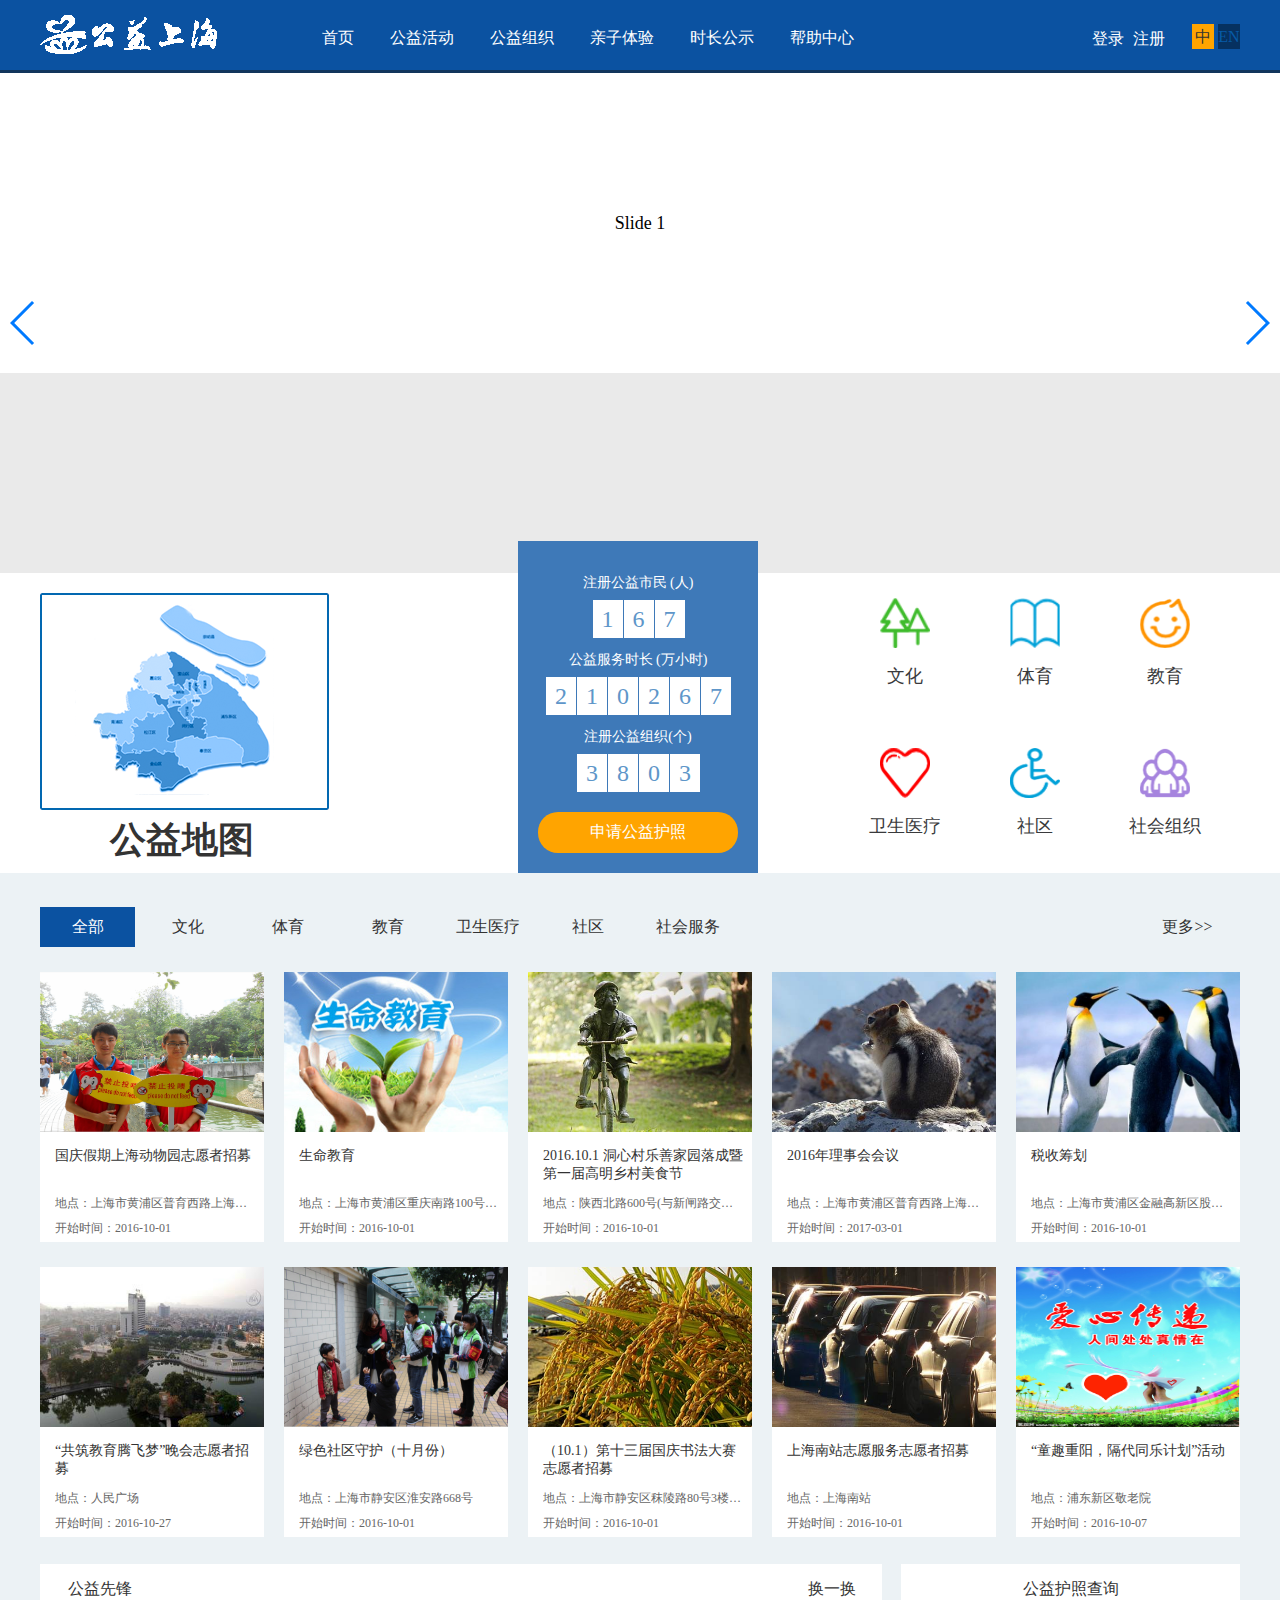
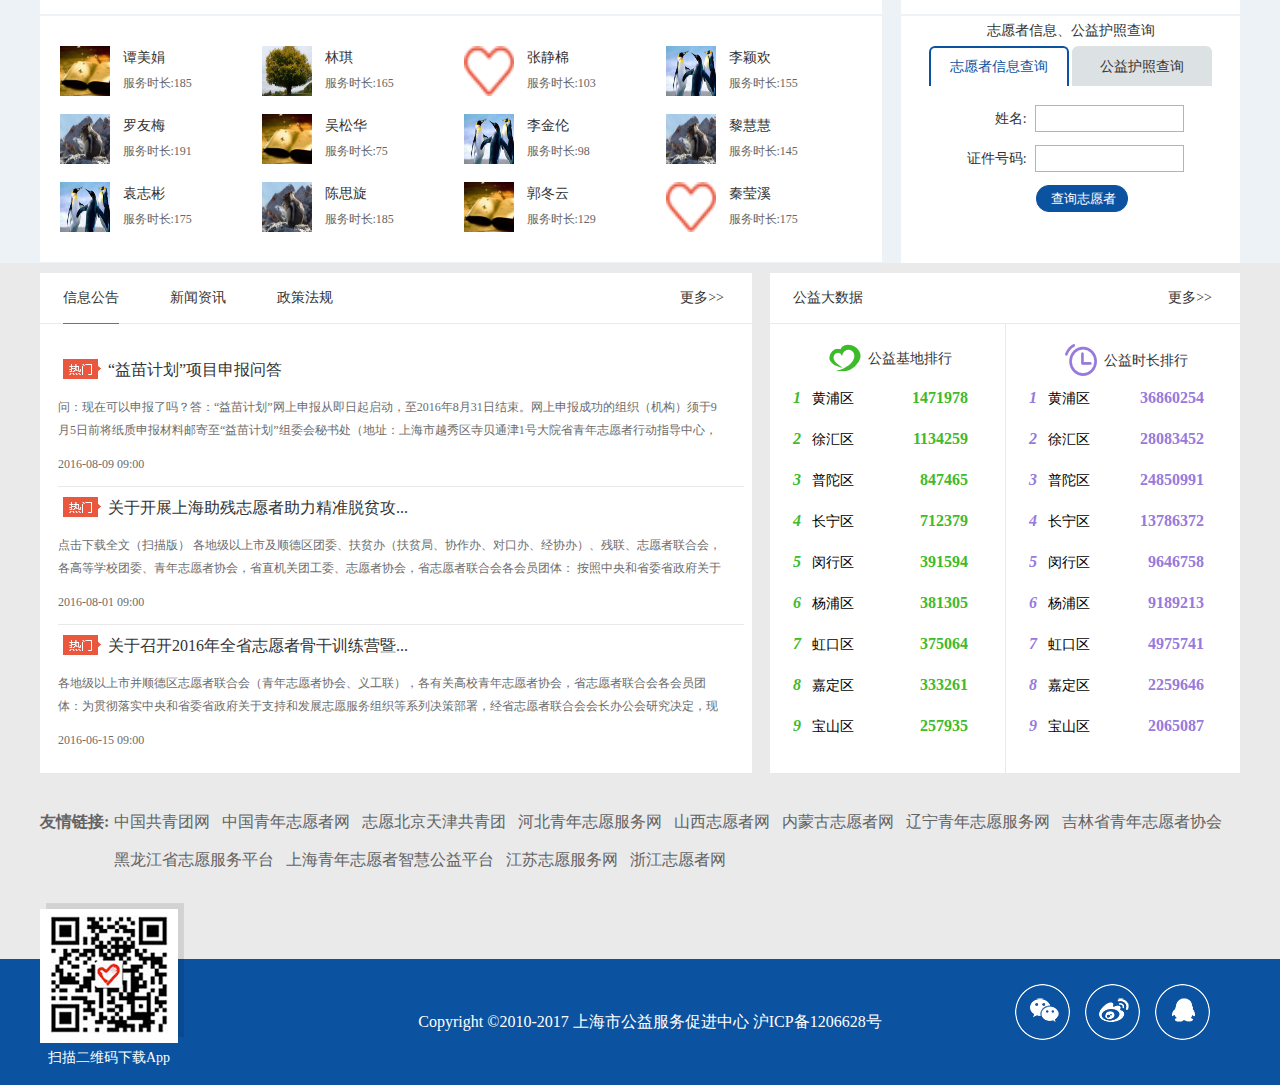
<file: banner/index.html>
<!DOCTYPE html>
<html>
	<head>
		<meta charset="UTF-8">
		<meta name="viewport" content="width=device-width, initial-scale=1, minimum-scale=1, maximum-scale=1">
		<title></title>
		<link rel="stylesheet" href="../css/reset.css" />
		<link rel="stylesheet" href="../css/common.css" />
		<link rel="stylesheet" href="swiper.css" />
		<link rel="stylesheet" href="../css/style_index.css" />
		<script type="text/javascript" src="../js/jquery.js"></script>
		<script type="text/javascript" src="../js/base.js"></script>
		<script type="text/javascript" src="swiper.js"></script>
		 <script>
	    var swiper = new Swiper('.swiper-container', {
	        pagination: '.swiper-pagination',
	        paginationClickable: true,
	        nextButton: '.swiper-button-next',
	        prevButton: '.swiper-button-prev',
	        autoHeight: true, //enable auto height
	    });
    </script>
     <style>
    .swiper-container {
        width: 100%;
        height: auto;
    }
    .swiper-slide {
        text-align: center;
        font-size: 18px;
        background: #fff;

    }
    .swiper-container .swiper-slide {
        height: 300px;
        line-height: 300px;
    }
    .swiper-container .swiper-slide:nth-child(2n) {
        height: 500px;
        line-height: 500px;
    }
    
    </style>
	</head>
	<body>
		<!--头部-->
		<div class="container">				
				<div class="h_header" >
					<div class="h_logo">
						<img src="../images/logo.png" alt="logo" class="logo_img" />
					</div>
					<div class="h_nav">
						<ul>
							<li>
								<a href="index.html">首页</a>
							</li>
							<li>
								<a href="javascript:void(0);">公益活动</a>
							</li>
							<li>
								<a href="javascript:void(0);">公益组织</a>
							</li>
							<li>
								<a href="javascript:void(0);">亲子体验</a>
							</li>
							<li>
								<a href="javascript:void(0);">时长公示</a>
							</li>
							<li>
								<a href="javascript:void(0);">帮助中心</a>
							</li>
						</ul>
					</div>
					<div class="h_language">
						<div class="h_china">
							<a href=""><p>中</p></a>
						</div>
						<div class="h_English">
							<a href=""><p>EN</p></a>
						</div>
					</div>
					<div class="h_login_reg">
						<a class="h_login" href="javascript:void(0)">登录</a>
						<a class="h_reg" href="javascript:void(0)">注册</a>
					</div>
				</div>
			</div>
		<!--头部结束-->
		<!--banner-->
		<div class="swiper-container">
	        <div class="swiper-wrapper">
	            <div class="swiper-slide">Slide 1</div>
	            <div class="swiper-slide">Slide 2</div>
	            <div class="swiper-slide">Slide 3</div>
	            <div class="swiper-slide">Slide 4</div>
	            <div class="swiper-slide">Slide 5</div>
	            <div class="swiper-slide">Slide 6</div>
	            <div class="swiper-slide">Slide 7</div>
	            <div class="swiper-slide">Slide 8</div>
	            <div class="swiper-slide">Slide 9</div>
	            <div class="swiper-slide">Slide 10</div>
	        </div>
	        <!-- Add Pagination -->
	        <div class="swiper-pagination"></div>
	        <!-- Add Pagination -->
	        <div class="swiper-button-next"></div>
	        <div class="swiper-button-prev"></div>
    	</div>
		<!--banner结束-->
		<!--活动列表-->
		<div class="class_img_bg">
			<div class="class_img">
				<div class="left_class">
					<a class="left_class_map" href="javascript:void(0)">
						<img src="../images/gongyi_map.png">
						<span>公益地图</span>
					</a>
				</div>

				<div class="center_class">
					<div class="center_class_01">
						<p>注册公益市民 (人)</p>
						<span id="center_num_01">167</span>
					</div>
					<div class="center_class_02">
						<p>公益服务时长 (万小时)</p>
						<span id="center_num_02">210267</span>
					</div>
					<div  class="center_class_03">
						<p>注册公益组织(个)</p>
						<span id="center_num_03">3803</span>
					</div>
					<a class="jion_vol" href="#">申请公益护照</a>
				</div>
				<div class="right_class">
					<ul>
						<li class="ci_list">
							<a class="ci_block" href="list.html">
								<img src="../images/tree.png" />
								<span>文化</span>
							</a>
						</li>
						<li class="ci_list">
							<a class="ci_block" href="list.html">
								<img src="../images/sport.png" />
								<span>体育</span>
							</a>
						</li>
						<li class="ci_list">
							<a class="ci_block" href="list.html">
								<img src="../images/civilization.png"/>
								<span>教育</span>
							</a>
						</li>
						<li class="ci_list">
							<a class="ci_block" href="list.html">
								<img src="../images/safety.png" />
								<span>卫生医疗</span>
							</a>
						</li>
						<li class="ci_list">
							<a class="ci_block" href="list.html">
								<img src="../images/oldman.png" />
								<span>社区</span>
							</a>
						</li>
						<li class="ci_list">
							<a class="ci_block" href="list.html">
								<img src="../images/youngman.png" />
								<span>社会组织</span>
							</a>
						</li>
					</ul>
				</div>
				<!--清除浮动-->
				<div class="clear_fix"></div>
			</div>
		</div>
		<!--活动列表结束-->
		<!--推荐活动和活动志愿者开始-->
		<div class="con_sec">
    		<div class="con_sec_in">
    			<ul>
    				<li class="cur_li">
    					<a href="javascript:void(0)">全部</a>
    				</li>
    				<li class="">
    					<a href="javascript:void(0)">文化</a>
    				</li>
    				<li class="">
    					<a href="javascript:void(0)">体育</a>
    				</li>
    				<li class="">
    					<a href="javascript:void(0)">教育</a>
    				</li>
    				<li class="">
    					<a href="javascript:void(0)">卫生医疗</a>
    				</li>
    				<li class="">
    					<a href="javascript:void(0)">社区</a>
    				</li>
    				<li class="">
    					<a href="javascript:void(0)">社会服务</a>
    				</li>
    				<!--<li class="">
    					<a href="">环境保护</a>
    				</li>    				-->
    				<li class="last_li">
    					<a href="">更多>></a>
    				</li>
    			</ul>
    		</div>
			<div class="acbox">
				<ul class="Activity" style="display: inline-block;">
					<li>
						<div class="adimg">
							<a href="guoqing.html">
								<img src="../images/tuijian01.png" width="224" height="160" />
							</a>
						</div>
						<h3>
							<a href="guoqing.html">国庆假期上海动物园志愿者招募</a>
						</h3>
						<p>地点：上海市黄浦区普育西路上海公益新天地园-8号楼</p>
						<p>开始时间：2016-10-01</p>
					</li>
					<li>
						<div class="adimg">
							<a href="shengming.html">
								<img src="../images/tuijian02.jpg" width="224" height="160" />
							</a>
						</div>
						<h3>
							<a href="shengming.html">生命教育</a>
						</h3>
						<p>地点：上海市黄浦区重庆南路100号9/10层</p>
						<p>开始时间：2016-10-01</p>
					</li>
					<li>
						<div class="adimg">
							<a href="dongxincun.html">
								<img src="../images/tuijian03.jpg" width="224" height="160" />
							</a>
						</div>
						<h3>
							<a href="dongxincun.html">2016.10.1 洞心村乐善家园落成暨第一届高明乡村美食节</a>
						</h3>
						<p>地点：陕西北路600号(与新闸路交汇处)</p>
						<p>开始时间：2016-10-01</p>
					</li>
					<li>
						<div class="adimg">
							<a href="lishi.html">
								<img src="../images/tuijian04.jpg" width="224" height="160" />
							</a>
						</div>
						<h3>
							<a href="lishi.html">2016年理事会会议</a>
						</h3>
						<p>地点：上海市黄浦区普育西路上海公益新天地园-8号楼</p>
						<p>开始时间：2017-03-01</p>
					</li>
					<li class="mr0">
						<div class="adimg">
							<a href="shuishou.html">
								<img src="../images/tuijian05.jpg" width="224" height="160" />
							</a>
						</div>
						<h3>
							<a href="shuishou.html">税收筹划</a>
						</h3>
						<p>地点：上海市黄浦区金融高新区股权交易中心</p>
						<p>开始时间：2016-10-01</p>
					</li>
					<li>
						<div class="adimg">
							<a href="guoqin006.html">
								<img src="../images/activeVolunteer/zyz_006.jpg" width="224" height="160" />
							</a>
						</div>
						<h3>
							<a href="guoqin006.html">“共筑教育腾飞梦”晚会志愿者招募</a>
						</h3>
						<p> 地点：人民广场</p>
						<p>开始时间：2016-10-27</p>
					</li>
					<li>
						<div class="adimg">
							<a href="guoqin007.html">
								<img src="../images/tuijian07.jpg" width="224" height="160" />
							</a>
						</div>
						<h3>
							<a href="guoqin007.html">绿色社区守护（十月份）</a>
						</h3>
						<p>地点：上海市静安区淮安路668号</p>
						<p>开始时间：2016-10-01</p>
					</li>
					<li>
						<div class="adimg">
							<a href="guoqin008.html">
								<img src="../images/tuijian08.jpg" width="224" height="160" />
							</a>
						</div>
						<h3>
							<a href="guoqin008.html">（10.1）第十三届国庆书法大赛志愿者招募</a>
						</h3>
						<p>地点：上海市静安区秣陵路80号3楼(上海火车站)</p>
						<p>开始时间：2016-10-01</p>
					</li>
					<li>
						<div class="adimg">
							<a href="guoqin_last.html">
								<img src="../images/tuijian09.jpg" width="224" height="160" />
							</a>
						</div>
						<h3>
							<a href="guoqin_last_two.html">上海南站志愿服务志愿者招募</a>
						</h3>
						<p> 地点：上海南站</p>
						<p>开始时间：2016-10-01</p>
					</li>
					<li class="mr0">
						<div class="adimg">
							<a href="guoqin_last.html">
								<img src="../images/tuijian10.jpg" width="224" height="160" />
							</a>
						</div>
						<h3>
							<a href="guoqin_last_two.html">“童趣重阳，隔代同乐计划”活动</a>
						</h3>
						<p> 地点：浦东新区敬老院</p>
						<p> 开始时间：2016-10-07</p>
					</li>
				</ul>
				<ul class="Activity"  style="display: none;">
					<li></li>
					<li></li>
					<li></li>
					<li></li>
	                <li class="mr0"></li>
	                <li></li>
	                <li></li>
	                <li></li>
	                <li></li>
	                <li class="mr0"></li>
				</ul>
				<ul class="Activity"  style="display: none;">
					<li></li>
					<li></li>
					<li></li>
					<li></li>
	                <li class="mr0"></li>
	                <li></li>
	                <li></li>
	                <li></li>
	                <li></li>
	                <li class="mr0"></li>
				</ul>
				<ul class="Activity"  style="display: none;">
					<li></li>
					<li></li>
					<li></li>
					<li></li>
	                <li class="mr0"></li>
	                <li></li>
	                <li></li>
	                <li></li>
	                <li></li>
	                <li class="mr0"></li>
				</ul>
				<ul class="Activity"  style="display: none;">
					<li></li>
					<li></li>
					<li></li>
					<li></li>
	                <li class="mr0"></li>
	                <li></li>
	                <li></li>
	                <li></li>
	                <li></li>
	                <li class="mr0"></li>
				</ul>
				<ul class="Activity"  style="display: none;">
					<li></li>
					<li></li>
					<li></li>
					<li></li>
	                <li class="mr0"></li>
	                <li></li>
	                <li></li>
	                <li></li>
	                <li></li>
	                <li class="mr0"></li>
				</ul>
				<ul class="Activity"  style="display: none;">
					<li></li>
					<li></li>
					<li></li>
					<li></li>
	                <li class="mr0"></li>
	                <li></li>
	                <li></li>
	                <li></li>
	                <li></li>
	                <li class="mr0"></li>
				</ul>	
			</div>    			 			
    	</div>
		<div class="acver">
			<div class="acverbb">
				<div class="acverL">
					<div class="acverBigBox">
						<h2>公益先锋</h2>
						<a class="">换一换</a>
					</div>
					<div class="acverBox">
						<ul>
							<li>
								<div class="acverimg">
									<a href="">
										<img src="../images/huoyzyz01.jpg" width="50" height="50" />
									</a>
								</div>
								<div class="acverboxin">
									<h3>谭美娟</h3>
									<p>服务时长:<em>185</em></p>
								</div>
							</li>
							<li>
								<div class="acverimg">
									<a href="">
										<img src="../images/defaultPic_11.jpg" width="50" height="50" />
									</a>
								</div>
								<div class="acverboxin">
									<h3>林琪</h3>
									<p>服务时长:<em>165</em></p>
								</div>
							</li>
							<li>
								<div class="acverimg">
									<a href="">
										<img src="../images/Interest.png" width="50" height="50" />
									</a>
								</div>
								<div class="acverboxin">
									<h3>张静棉</h3>
									<p>服务时长:<em>103</em></p>
								</div>
							</li>
							<li>
								<div class="acverimg">
									<a href="">
										<img src="../images/tuijian05.jpg" width="50" height="50" />
									</a>
								</div>
								<div class="acverboxin">
									<h3>李颖欢</h3>
									<p>服务时长:<em>155</em></p>
								</div>
							</li>
							<li>
								<div class="acverimg">
									<a href="">
										<img src="../images/tuijian04.jpg" width="50" height="50" />
									</a>
								</div>
								<div class="acverboxin">
									<h3>罗友梅</h3>
									<p>服务时长:<em>191</em></p>
								</div>
							</li>
							<li>
								<div class="acverimg">
									<a href="">
										<img src="../images/huoyzyz01.jpg" width="50" height="50" />
									</a>
								</div>
								<div class="acverboxin">
									<h3>吴松华</h3>
									<p>服务时长:<em>75</em></p>
								</div>
							</li>
							<li>
								<div class="acverimg">
									<a href="">
										<img src="../images/tuijian05.jpg" width="50" height="50" />
									</a>
								</div>
								<div class="acverboxin">
									<h3>李金伦</h3>
									<p>服务时长:<em>98</em></p>
								</div>
							</li>
							<li>
								<div class="acverimg">
									<a href="">
										<img src="../images/tuijian04.jpg" width="50" height="50" />
									</a>
								</div>
								<div class="acverboxin">
									<h3>黎慧慧</h3>
									<p>服务时长:<em>145</em></p>
								</div>
							</li>
							<li>
								<div class="acverimg">
									<a href="">
										<img src="../images/tuijian05.jpg" width="50" height="50" />
									</a>
								</div>
								<div class="acverboxin">
									<h3>袁志彬</h3>
									<p>服务时长:<em>175</em></p>
								</div>
							</li>
							<li>
								<div class="acverimg">
									<a href="">
										<img src="../images/tuijian04.jpg" width="50" height="50" />
									</a>
								</div>
								<div class="acverboxin">
									<h3>陈思旋</h3>
									<p>服务时长:<em>185</em></p>
								</div>
							</li>
							<li>
								<div class="acverimg">
									<a href="">
										<img src="../images/huoyzyz01.jpg" width="50" height="50" />
									</a>
								</div>
								<div class="acverboxin">
									<h3>郭冬云</h3>
									<p>服务时长:<em>129</em></p>
								</div>
							</li>
							<li>
								<div class="acverimg">
									<a href="">
										<img src="../images/Interest.png" width="50" height="50" />
									</a>
								</div>
								<div class="acverboxin">
									<h3>秦莹溪</h3>
									<p>服务时长:<em>175</em></p>
								</div>
							</li>
						</ul>
					</div>
				</div>
				<div class="acverR">
					<div class="acverQuery">
						<h2>公益护照查询</h2>
					</div>
					<div class="acverQueryBox">
						<p>志愿者信息、公益护照查询</p>
						<div class="acverLabel">
							<a href="javascript:;" class="acverdd">志愿者信息查询</a>
							<a href="javascript:;" class="">公益护照查询</a>
						</div>
						<div class="acverForm">
							<div class="acverFormBox" style="display: block;">
								<form class="acverFormff" action="" method="post">
									<div class="acverFormdd">
										<label for="">姓名:</label>
										<input type="text" name="" id="" value=""/>										
									</div>
									<div class="acverFormdd">
										<label for="">证件号码:</label>
										<input type="text" name="" id="" value=""/>
									</div>
									<div class="acverFormdd">										
										<input type="button" id="button" value="查询志愿者"/>										
									</div>
								</form>
							</div>
							<div class="acverFormBox" style="display: none;">
								<form class="acverFormff" action="" method="post">
									<div class="acverFormdd">
										<label for="">护照编号:</label>
										<input type="text" name="" id="" value=""/>
									</div>
									<div class="acverFormdd">										
										<input type="button" id="button" value="查询公益护照"/>										
									</div>
								</form>
							</div>
						</div>
					</div>
				</div>
			</div>
			
		</div>
		<!--活动展示和活动志愿者-->
		<!--信息公告和志愿排行-->
		<div class="news clearfix">
			
			<div class="news_l">
				<!--信息公告和志愿导航-->
				<div class="news_nav clearfix">
					<p class="news_nav1 currentS"><a href="JavaScript:;">信息公告</a></p>
					<p class="news_nav1"><a href="JavaScript:;">新闻资讯</a></p>
					<p class="news_nav1"><a href="JavaScript:;">政策法规</a></p>
					<span style="float: right;"><a href="#">更多>></a></span>
				</div>
				<!--内容-->
				<!--信息公告-->
				<div class="news_con">
					<ul>
						<li>
							<div class="newsL_con">
								<div class="tit clearfix">
									<img src="../images/hot-ico.png"/>
									<h1><a href="news_001.html" title="“益苗计划”项目申报问答">“益苗计划”项目申报问答</a></h1>
								</div>
								<p>问：现在可以申报了吗？答：“益苗计划”网上申报从即日起启动，至2016年8月31日结束。网上申报成功的组织（机构）须于9月5日前将纸质申报材料邮寄至“益苗计划”组委会秘书处（地址：上海市越秀区寺贝通津1号大院省青年志愿者行动指导中心，邮编：510080，电话：020-83861999）。</p>
								<span><em>2016-08-09 09:00</em></span>
							</div>
						</li>
						<li>
							<div class="newsL_con">
								<div class="tit clearfix">
									<img src="../images/hot-ico.png"/>
									<h1><a href="news_002.html" title="关于开展上海助残志愿者助力精准脱贫攻坚行动的通知"> 关于开展上海助残志愿者助力精准脱贫攻...</a></h1>
								</div>
								<p>点击下载全文（扫描版）  各地级以上市及顺德区团委、扶贫办（扶贫局、协作办、对口办、经协办）、残联、志愿者联合会，各高等学校团委、青年志愿者协会，省直机关团工委、志愿者协会，省志愿者联合会各会员团体：    按照中央和省委省政府关于精准扶贫、精准脱贫的部署及要求，为广泛组织动员志愿服务组织和志愿者积极投身精准脱贫攻坚行</p>
								<span><em>2016-08-01 09:00</em></span>
							</div>
						</li>
						<li style="border-bottom: solid 1px #ffffff;">
							<div class="newsL_con" >
								<div class="tit clearfix">
									<img src="../images/hot-ico.png"/>
									<h1><a href="news_003.html" title="关于召开2016年全省志愿者骨干训练营暨上海市志愿者联合会第二届常务理事会第二次全体（扩大）会议的通知"> 关于召开2016年全省志愿者骨干训练营暨...</a></h1>
								</div>
								<p>各地级以上市并顺德区志愿者联合会（青年志愿者协会、义工联），各有关高校青年志愿者协会，省志愿者联合会各会员团体：为贯彻落实中央和省委省政府关于支持和发展志愿服务组织等系列决策部署，经省志愿者联合会会长办公会研究决定，现定于6月23日至24日召开2016年全省志愿者骨干训练营暨上海市志愿者联合会第二届常务理事会第二次全体</p>
								<span><em>2016-06-15 09:00</em></span>
							</div>
						</li>
					</ul>
				</div>
				<!--新闻咨询-->
				<div class="news_con">
					<div class="news_list">
						<ul>
							<li><a href="newswh_00001.html" title="冯卓怡：从上海姑娘到“新疆古丽”"> • 冯卓怡：从上海姑娘到“新疆古丽”</a></li>
							<li><a href="" title="Jeremy John Grey：热衷party不为玩乐为公益"> • Jeremy John Grey：热衷party不为玩乐为公益</a></li>
							<li><a href="" title="林敏标：志愿事业是最后的归宿"> • 林敏标：志愿事业是最后的归宿</a></li>
							<li><a href="" title="徐暐杰：淡淡地去做志愿者，淡淡地去过自己的人生"> • 徐暐杰：淡淡地去做志愿者，淡淡地去过自己的人生</a></li>
							<li><a href="" title="陈美璃：“会发声的盲杖”"> • 陈美璃：“会发声的盲杖”</a></li>
							<li><a href="" title="陈建宇：平凡人做平凡事，奉献他人 ,提升自己"> • 陈建宇：平凡人做平凡事，奉献他人 ,提升自己</a></li>
							<li><a href="" title="赵健勇：执着公益，志愿服务创新开拓者"> • 赵健勇：执着公益，志愿服务创新开拓者</a></li>
							<li><a href="" title="马威：把志愿服务当成一种生活时尚"> • 马威：把志愿服务当成一种生活时尚</a></li>
							<li><a href="" title="罗勇强：生命因感动而变得更精彩"> • 罗勇强：生命因感动而变得更精彩</a></li>
							<li><a href="" title="胡保平：无偿献血是模范"> • 胡保平：无偿献血是模范</a></li>
						</ul>
					</div>
				</div>
				<!--政策法规-->
				<div class="news_con">
					<div class="news_list">
						<ul>
							<li><a href="" title="上海市星级志愿者资质认证管理办法"> • 上海市星级志愿者资质认证管理办法</a></li>
							<li><a href="" title="关于推进社会工作者与志愿者联动工作的实施意见"> • 关于推进社会工作者与志愿者联动工作的实施意见</a></li>
							<li><a href="" title="关于发展上海行业志愿服务工作的意见"> • 关于发展上海行业志愿服务工作的意见</a></li>
							<li><a href="" title="中共上海市委、上海市人民政府关于进一步发展志愿服务事业的意见"> • 中共上海市委、上海市人民政府关于进一步发展志愿服务事业的意见</a></li>
							<li><a href="" title="中央精神文明建设指导委员会关于深入开展志愿服务活动的意见"> • 中央精神文明建设指导委员会关于深入开展志愿服务活动的意见</a></li>
							<li><a href="" title="《中国注册志愿者管理办法》"> • 《中国注册志愿者管理办法》</a></li>
							<li><a href="" title="《中国青年志愿者协会章程》  "> • 《中国青年志愿者协会章程》  </a></li>
							<li><a href="" title="《上海市青少年保护条例》"> • 《上海市青少年保护条例》</a></li>
						</ul>
				</div>
			</div>
			
			</div>
			<!--志愿者排行-->
			<div class="news_r">
				<div class="newsr_tit">
					<h2>公益大数据</h2>
					<p><a href="JavaScript:;">更多>></a></p>
				</div>
				<div class="newsr_con clearfix">
					<div class="newsr_conl">
						<div class="newsr_conl_tit">
							<img src="../images/zuzhi.png"/>
							<p>公益基地排行</p>
						</div>
						<ul>
							<li class="clearfix">
								<i>1</i>
								<em>&nbsp;&nbsp;&nbsp;黄浦区</em>
								<span>1471978</span>
							</li>
							<li class="clearfix">
								<i>2</i>
								<em>&nbsp;&nbsp;&nbsp;徐汇区</em>
								<span>1134259</span>
							</li>
							<li class="clearfix">
								<i>3</i>
								<em>&nbsp;&nbsp;&nbsp;普陀区</em>
								<span>847465</span>
							</li>
							<li class="clearfix">
								<i>4</i>
								<em>&nbsp;&nbsp;&nbsp;长宁区</em>
								<span>712379</span>
							</li>
							<li class="clearfix">
								<i>5</i>
								<em>&nbsp;&nbsp;&nbsp;闵行区</em>
								<span>391594</span>
							</li>
							<li class="clearfix">
								<i>6</i>
								<em>&nbsp;&nbsp;&nbsp;杨浦区</em>
								<span>381305</span>
							</li>
							<li class="clearfix">
								<i>7</i>
								<em>&nbsp;&nbsp;&nbsp;虹口区</em>
								<span>375064</span>
							</li>
							<li class="clearfix">
								<i>8</i>
								<em>&nbsp;&nbsp;&nbsp;嘉定区</em>
								<span>333261</span>
							</li>
							<li class="clearfix">
								<i>9</i>
								<em>&nbsp;&nbsp;&nbsp;宝山区</em>
								<span>257935</span>
							</li>
							
						</ul>
					</div>
					<div class="newsr_conr">
						<div class="newsr_conr_tit">
							<img src="../images/zuzhi03.png"/>
							<p>公益时长排行</p>
						</div>
						<ul>
							<li class="clearfix">
								<i>1</i>
								<em>&nbsp;&nbsp;&nbsp;黄浦区</em>
								<span>36860254</span>
							</li>
							<li>
								<i>2</i>
								<em>&nbsp;&nbsp;&nbsp;徐汇区</em>
								<span>28083452</span>
							</li>
							<li>
								<i>3</i>
								<em>&nbsp;&nbsp;&nbsp;普陀区</em>
								<span>24850991</span>
							</li>
							<li>
								<i>4</i>
								<em>&nbsp;&nbsp;&nbsp;长宁区</em>
								<span>13786372</span>
							</li>
							<li>
								<i>5</i>
								<em>&nbsp;&nbsp;&nbsp;闵行区</em>
								<span>9646758</span>
							</li>
							<li>
								<i>6</i>
								<em>&nbsp;&nbsp;&nbsp;杨浦区</em>
								<span>9189213</span>
							</li>
							<li>
								<i>7</i>
								<em>&nbsp;&nbsp;&nbsp;虹口区</em>
								<span>4975741</span>
							</li>
							<li>
								<i>8</i>
								<em>&nbsp;&nbsp;&nbsp;嘉定区</em>
								<span>2259646</span>
							</li>
							<li>
								<i>9</i>
								<em>&nbsp;&nbsp;&nbsp;宝山区</em>
								<span>2065087</span>
							</li>
						</ul>
					</div>
				</div>
			</div>
		</div>
		<div class="com_yqlj clearfix">
			<div class="com_yqlj_left">
				<span>友情链接:</span>
			</div>
			<ul class="com_yqlj_right">
				<li><a href="javascript:void(0)">中国共青团网</a></li>
				<li><a href="javascript:void(0)">中国青年志愿者网 </a></li>
				<li><a href="javascript:void(0)">志愿北京天津共青团</a></li>
				<li><a href="javascript:void(0)">河北青年志愿服务网</a></li>
				<li><a href="javascript:void(0)">山西志愿者网</a></li>
				<li><a href="javascript:void(0)">内蒙古志愿者网</a></li>
				<li><a href="javascript:void(0)">辽宁青年志愿服务网</a></li>
				<li><a href="javascript:void(0)">吉林省青年志愿者协会</a></li>
				<li><a href="javascript:void(0)">黑龙江省志愿服务平台</a></li>
				<li><a href="javascript:void(0)">上海青年志愿者智慧公益平台</a></li>
				<li><a href="javascript:void(0)">江苏志愿服务网</a></li>
				<li><a href="javascript:void(0)">浙江志愿者网</a></li>
			</ul>
		</div>
		<!--底部-->
		<div class="footer">
				<div class="footer_con">
				<div class="footer_ewm">
					<img class="footer_ewm_img01" src="../images/erweima.png">
					<img class="footer_ewm_img02" src="../images/ewm_bg.png">
					<p class="footer_ewm_text">扫描二维码下载App</p>
				</div>
					<p class="copyright"> Copyright &copy;2010-2017 上海市公益服务促进中心 沪ICP备1206628号</p>
					<ul class="enjon_icon">
						<li><a href="#" class="icon_01"></a></li>
						<li><a href="#" class="icon_02"></a></li>
						<li><a href="#" class="icon_03"></a></li>
					</ul>
				</div>
			</div>
		<!--底部-->
	</body>
	
</html>
</file>
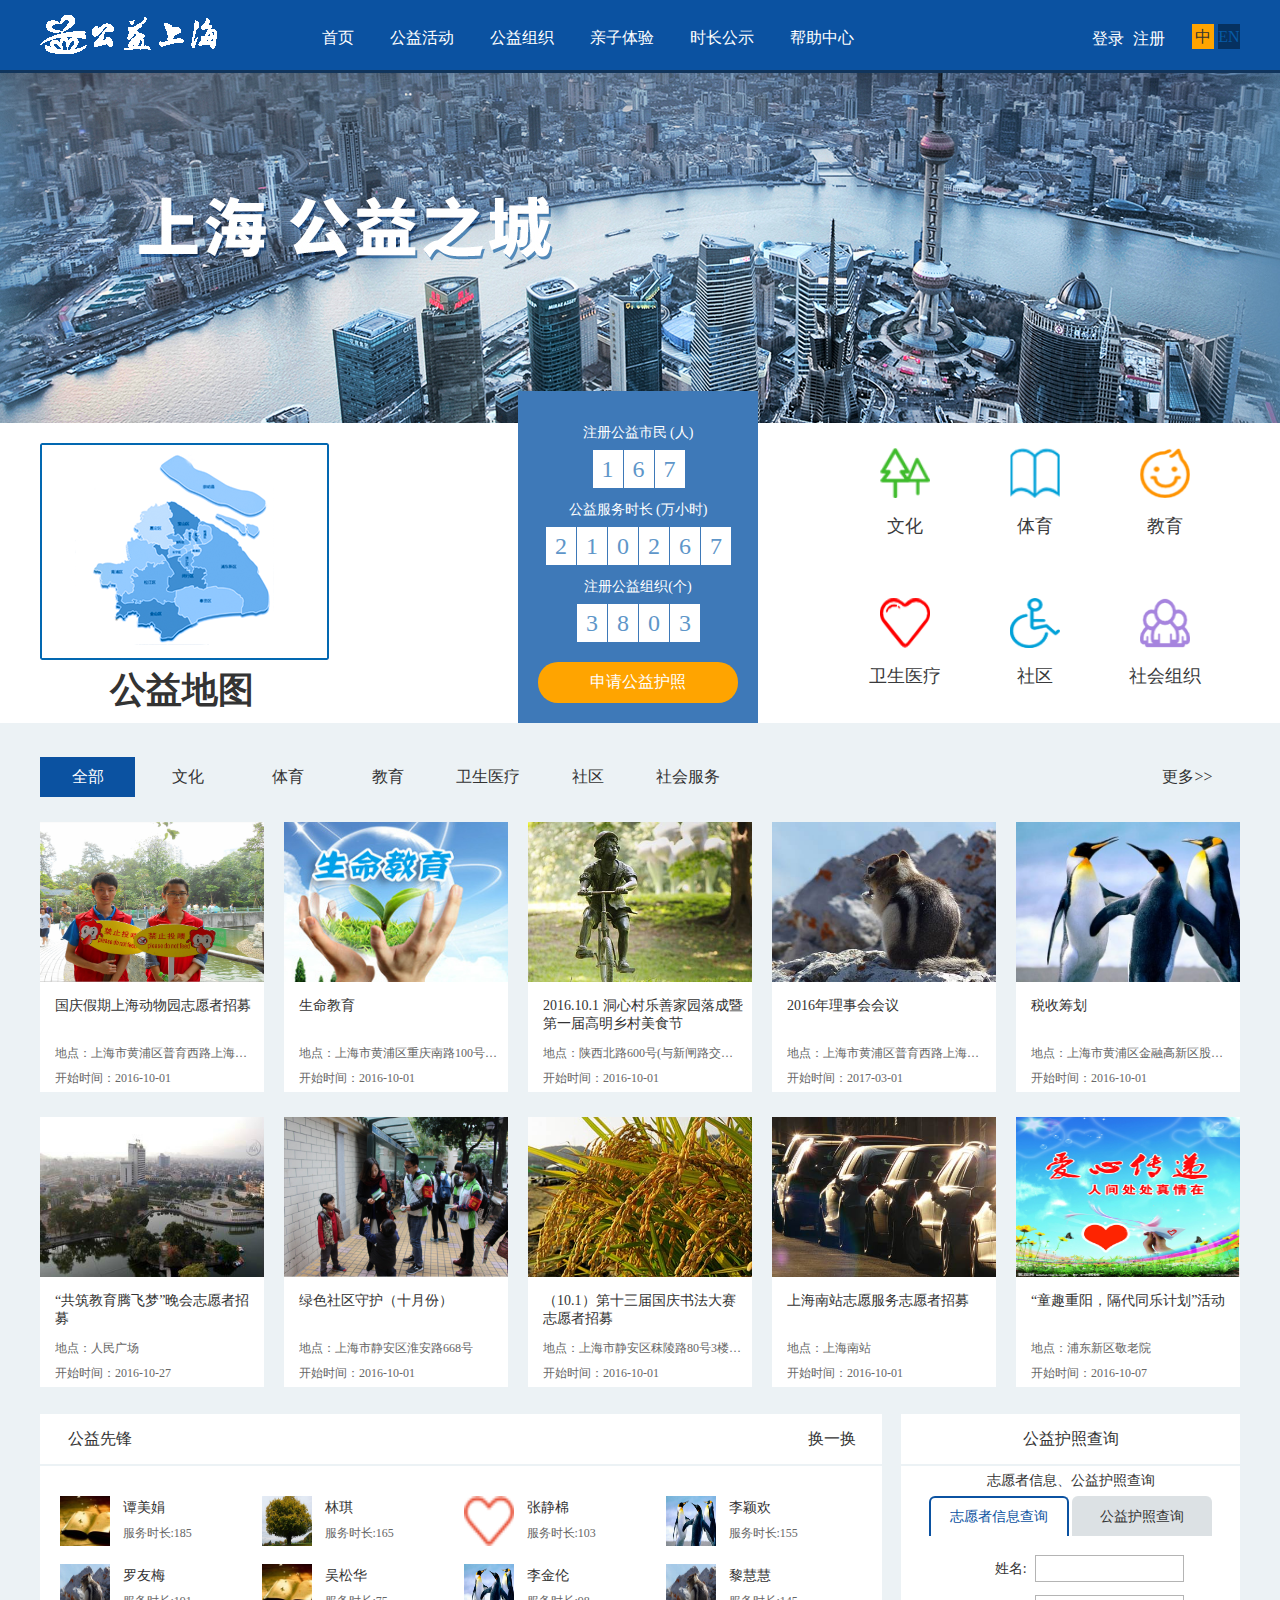
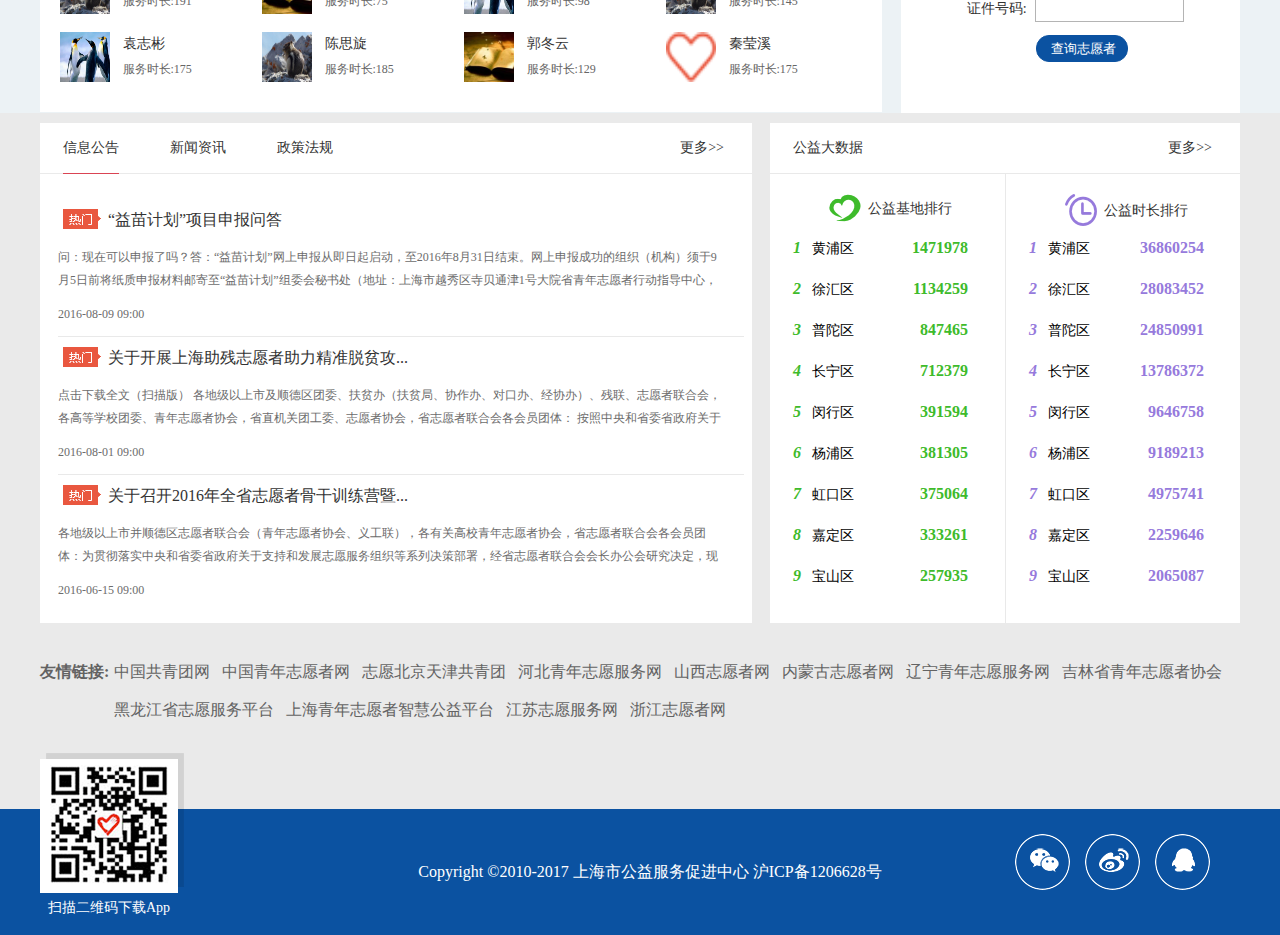
<file: pages/index.html>
<!DOCTYPE html>
<html>

	<head>
		<meta charset="UTF-8">
		<title></title>
		<link rel="stylesheet" href="../css/reset.css" />
		<link rel="stylesheet" href="../css/common.css" />
		<link rel="stylesheet" href="../css/style_index.css" />
		<link rel="stylesheet" href="../css/swiper.css" />
		<script type="text/javascript" src="../js/jquery.js"></script>
		<script type="text/javascript" src="../js/swiper.min.js"></script>
		<script type="text/javascript" src="../js/base.js"></script>
	</head>

	<body>
		<!--头部-->
		<div class="container">
			<div class="h_header">
				<div class="h_logo">
					<img src="../images/logo.png" alt="logo" class="logo_img" />
				</div>
				<div class="h_nav">
					<ul>
						<li>
							<a href="index.html">首页</a>
						</li>
						<li>
							<a href="javascript:void(0);">公益活动</a>
						</li>
						<li>
							<a href="javascript:void(0);">公益组织</a>
						</li>
						<li>
							<a href="javascript:void(0);">亲子体验</a>
						</li>
						<li>
							<a href="javascript:void(0);">时长公示</a>
						</li>
						<li>
							<a href="javascript:void(0);">帮助中心</a>
						</li>
					</ul>
				</div>
				<div class="h_language">
					<div class="h_china">
						<a href="">
							<p>中</p>
						</a>
					</div>
					<div class="h_English">
						<a href="">
							<p>EN</p>
						</a>
					</div>
				</div>
				<div class="h_login_reg">
					<a class="h_login" href="javascript:void(0);">登录</a>
					<a class="h_reg" href="javascript:void(0);">注册</a>
				</div>
			</div>
		</div>
		<!--头部结束-->
		<!--banner-->
		<div class="banner">
			<ul class='swiper-wrapper'>
				<li class="b_img swiper-slide">
					<a href="javascript:void(0);" style="background-image:url(../images/shmz_banner.jpg);"></a>
				</li>
				<li class="b_img swiper-slide">
					<a href="javascript:viod(0);" style="background-image:url(../images/banner_02.png);"></a>
				</li>
				
			</ul>
			<div class='banner_paginator_wrapper'>
				<div class='banner_icon'></div>
				
			</div>
		</div>

		<!--banner结束-->
		<!--活动列表-->
		<div class="class_img_bg">
			<div class="class_img">
				<div class="left_class">
					<a class="left_class_map" href="javascript:void(0)">
						<img src="../images/gongyi_map.png">
						<span>公益地图</span>
					</a>
				</div>

				<div class="center_class">
					<div class="center_class_01">
						<p>注册公益市民 (人)</p>
						<span id="center_num_01">167</span>
					</div>
					<div class="center_class_02">
						<p>公益服务时长 (万小时)</p>
						<span id="center_num_02">210267</span>
					</div>
					<div class="center_class_03">
						<p>注册公益组织(个)</p>
						<span id="center_num_03">3803</span>
					</div>
					<a class="jion_vol" href="javascript:;">申请公益护照</a>
				</div>
				<div class="right_class">
					<ul>
						<li class="ci_list">
							<a class="ci_block" href="list.html">
								<img src="../images/tree.png" />
								<span>文化</span>
							</a>
						</li>
						<li class="ci_list">
							<a class="ci_block" href="list.html">
								<img src="../images/sport.png" />
								<span>体育</span>
							</a>
						</li>
						<li class="ci_list">
							<a class="ci_block" href="list.html">
								<img src="../images/civilization.png" />
								<span>教育</span>
							</a>
						</li>
						<li class="ci_list">
							<a class="ci_block" href="list.html">
								<img src="../images/safety.png" />
								<span>卫生医疗</span>
							</a>
						</li>
						<li class="ci_list">
							<a class="ci_block" href="list.html">
								<img src="../images/oldman.png" />
								<span>社区</span>
							</a>
						</li>
						<li class="ci_list">
							<a class="ci_block" href="list.html">
								<img src="../images/youngman.png" />
								<span>社会组织</span>
							</a>
						</li>
					</ul>
				</div>
				<!--清除浮动-->
				<div class="clear_fix"></div>
			</div>
		</div>
		<!--活动列表结束-->
		<!--推荐活动和活动志愿者开始-->
		<div class="con_sec">
			<div class="con_sec_in">
				<ul>
					<li class="cur_li">
						<a href="javascript:void(0)">全部</a>
					</li>
					<li class="">
						<a href="javascript:void(0)">文化</a>
					</li>
					<li class="">
						<a href="javascript:void(0)">体育</a>
					</li>
					<li class="">
						<a href="javascript:void(0)">教育</a>
					</li>
					<li class="">
						<a href="javascript:void(0)">卫生医疗</a>
					</li>
					<li class="">
						<a href="javascript:void(0)">社区</a>
					</li>
					<li class="">
						<a href="javascript:void(0)">社会服务</a>
					</li>
					<!--<li class="">
    					<a href="">环境保护</a>
    				</li>    				-->
					<li class="last_li">
						<a href="">更多>></a>
					</li>
				</ul>
			</div>
			<div class="acbox">
				<ul class="Activity" style="display: inline-block;">
					<li>
						<div class="adimg">
							<a href="guoqing.html">
								<img src="../images/tuijian01.png" width="224" height="160" />
							</a>
						</div>
						<h3>
							<a href="guoqing.html">国庆假期上海动物园志愿者招募</a>
						</h3>
						<p>地点：上海市黄浦区普育西路上海公益新天地园-8号楼</p>
						<p>开始时间：2016-10-01</p>
					</li>
					<li>
						<div class="adimg">
							<a href="shengming.html">
								<img src="../images/tuijian02.jpg" width="224" height="160" />
							</a>
						</div>
						<h3>
							<a href="shengming.html">生命教育</a>
						</h3>
						<p>地点：上海市黄浦区重庆南路100号9/10层</p>
						<p>开始时间：2016-10-01</p>
					</li>
					<li>
						<div class="adimg">
							<a href="dongxincun.html">
								<img src="../images/tuijian03.jpg" width="224" height="160" />
							</a>
						</div>
						<h3>
							<a href="dongxincun.html">2016.10.1 洞心村乐善家园落成暨第一届高明乡村美食节</a>
						</h3>
						<p>地点：陕西北路600号(与新闸路交汇处)</p>
						<p>开始时间：2016-10-01</p>
					</li>
					<li>
						<div class="adimg">
							<a href="lishi.html">
								<img src="../images/tuijian04.jpg" width="224" height="160" />
							</a>
						</div>
						<h3>
							<a href="lishi.html">2016年理事会会议</a>
						</h3>
						<p>地点：上海市黄浦区普育西路上海公益新天地园-8号楼</p>
						<p>开始时间：2017-03-01</p>
					</li>
					<li class="mr0">
						<div class="adimg">
							<a href="shuishou.html">
								<img src="../images/tuijian05.jpg" width="224" height="160" />
							</a>
						</div>
						<h3>
							<a href="shuishou.html">税收筹划</a>
						</h3>
						<p>地点：上海市黄浦区金融高新区股权交易中心</p>
						<p>开始时间：2016-10-01</p>
					</li>
					<li>
						<div class="adimg">
							<a href="guoqin006.html">
								<img src="../images/activeVolunteer/zyz_006.jpg" width="224" height="160" />
							</a>
						</div>
						<h3>
							<a href="guoqin006.html">“共筑教育腾飞梦”晚会志愿者招募</a>
						</h3>
						<p> 地点：人民广场</p>
						<p>开始时间：2016-10-27</p>
					</li>
					<li>
						<div class="adimg">
							<a href="guoqin007.html">
								<img src="../images/tuijian07.jpg" width="224" height="160" />
							</a>
						</div>
						<h3>
							<a href="guoqin007.html">绿色社区守护（十月份）</a>
						</h3>
						<p>地点：上海市静安区淮安路668号</p>
						<p>开始时间：2016-10-01</p>
					</li>
					<li>
						<div class="adimg">
							<a href="guoqin008.html">
								<img src="../images/tuijian08.jpg" width="224" height="160" />
							</a>
						</div>
						<h3>
							<a href="guoqin008.html">（10.1）第十三届国庆书法大赛志愿者招募</a>
						</h3>
						<p>地点：上海市静安区秣陵路80号3楼(上海火车站)</p>
						<p>开始时间：2016-10-01</p>
					</li>
					<li>
						<div class="adimg">
							<a href="guoqin_last.html">
								<img src="../images/tuijian09.jpg" width="224" height="160" />
							</a>
						</div>
						<h3>
							<a href="guoqin_last_two.html">上海南站志愿服务志愿者招募</a>
						</h3>
						<p> 地点：上海南站</p>
						<p>开始时间：2016-10-01</p>
					</li>
					<li class="mr0">
						<div class="adimg">
							<a href="guoqin_last.html">
								<img src="../images/tuijian10.jpg" width="224" height="160" />
							</a>
						</div>
						<h3>
							<a href="guoqin_last_two.html">“童趣重阳，隔代同乐计划”活动</a>
						</h3>
						<p> 地点：浦东新区敬老院</p>
						<p> 开始时间：2016-10-07</p>
					</li>
				</ul>
				<ul class="Activity" style="display: none;">
					<li></li>
					<li></li>
					<li></li>
					<li></li>
					<li class="mr0"></li>
					<li></li>
					<li></li>
					<li></li>
					<li></li>
					<li class="mr0"></li>
				</ul>
				<ul class="Activity" style="display: none;">
					<li></li>
					<li></li>
					<li></li>
					<li></li>
					<li class="mr0"></li>
					<li></li>
					<li></li>
					<li></li>
					<li></li>
					<li class="mr0"></li>
				</ul>
				<ul class="Activity" style="display: none;">
					<li></li>
					<li></li>
					<li></li>
					<li></li>
					<li class="mr0"></li>
					<li></li>
					<li></li>
					<li></li>
					<li></li>
					<li class="mr0"></li>
				</ul>
				<ul class="Activity" style="display: none;">
					<li></li>
					<li></li>
					<li></li>
					<li></li>
					<li class="mr0"></li>
					<li></li>
					<li></li>
					<li></li>
					<li></li>
					<li class="mr0"></li>
				</ul>
				<ul class="Activity" style="display: none;">
					<li></li>
					<li></li>
					<li></li>
					<li></li>
					<li class="mr0"></li>
					<li></li>
					<li></li>
					<li></li>
					<li></li>
					<li class="mr0"></li>
				</ul>
				<ul class="Activity" style="display: none;">
					<li></li>
					<li></li>
					<li></li>
					<li></li>
					<li class="mr0"></li>
					<li></li>
					<li></li>
					<li></li>
					<li></li>
					<li class="mr0"></li>
				</ul>
			</div>
		</div>
		<div class="acver">
			<div class="acverbb">
				<div class="acverL">
					<div class="acverBigBox">
						<h2>公益先锋</h2>
						<a class="">换一换</a>
					</div>
					<div class="acverBox">
						<ul>
							<li>
								<div class="acverimg">
									<a href="">
										<img src="../images/huoyzyz01.jpg" width="50" height="50" />
									</a>
								</div>
								<div class="acverboxin">
									<h3>谭美娟</h3>
									<p>服务时长:<em>185</em></p>
								</div>
							</li>
							<li>
								<div class="acverimg">
									<a href="">
										<img src="../images/defaultPic_11.jpg" width="50" height="50" />
									</a>
								</div>
								<div class="acverboxin">
									<h3>林琪</h3>
									<p>服务时长:<em>165</em></p>
								</div>
							</li>
							<li>
								<div class="acverimg">
									<a href="">
										<img src="../images/Interest.png" width="50" height="50" />
									</a>
								</div>
								<div class="acverboxin">
									<h3>张静棉</h3>
									<p>服务时长:<em>103</em></p>
								</div>
							</li>
							<li>
								<div class="acverimg">
									<a href="">
										<img src="../images/tuijian05.jpg" width="50" height="50" />
									</a>
								</div>
								<div class="acverboxin">
									<h3>李颖欢</h3>
									<p>服务时长:<em>155</em></p>
								</div>
							</li>
							<li>
								<div class="acverimg">
									<a href="">
										<img src="../images/tuijian04.jpg" width="50" height="50" />
									</a>
								</div>
								<div class="acverboxin">
									<h3>罗友梅</h3>
									<p>服务时长:<em>191</em></p>
								</div>
							</li>
							<li>
								<div class="acverimg">
									<a href="">
										<img src="../images/huoyzyz01.jpg" width="50" height="50" />
									</a>
								</div>
								<div class="acverboxin">
									<h3>吴松华</h3>
									<p>服务时长:<em>75</em></p>
								</div>
							</li>
							<li>
								<div class="acverimg">
									<a href="">
										<img src="../images/tuijian05.jpg" width="50" height="50" />
									</a>
								</div>
								<div class="acverboxin">
									<h3>李金伦</h3>
									<p>服务时长:<em>98</em></p>
								</div>
							</li>
							<li>
								<div class="acverimg">
									<a href="">
										<img src="../images/tuijian04.jpg" width="50" height="50" />
									</a>
								</div>
								<div class="acverboxin">
									<h3>黎慧慧</h3>
									<p>服务时长:<em>145</em></p>
								</div>
							</li>
							<li>
								<div class="acverimg">
									<a href="">
										<img src="../images/tuijian05.jpg" width="50" height="50" />
									</a>
								</div>
								<div class="acverboxin">
									<h3>袁志彬</h3>
									<p>服务时长:<em>175</em></p>
								</div>
							</li>
							<li>
								<div class="acverimg">
									<a href="">
										<img src="../images/tuijian04.jpg" width="50" height="50" />
									</a>
								</div>
								<div class="acverboxin">
									<h3>陈思旋</h3>
									<p>服务时长:<em>185</em></p>
								</div>
							</li>
							<li>
								<div class="acverimg">
									<a href="">
										<img src="../images/huoyzyz01.jpg" width="50" height="50" />
									</a>
								</div>
								<div class="acverboxin">
									<h3>郭冬云</h3>
									<p>服务时长:<em>129</em></p>
								</div>
							</li>
							<li>
								<div class="acverimg">
									<a href="">
										<img src="../images/Interest.png" width="50" height="50" />
									</a>
								</div>
								<div class="acverboxin">
									<h3>秦莹溪</h3>
									<p>服务时长:<em>175</em></p>
								</div>
							</li>
						</ul>
					</div>
				</div>
				<div class="acverR">
					<div class="acverQuery">
						<h2>公益护照查询</h2>
					</div>
					<div class="acverQueryBox">
						<p>志愿者信息、公益护照查询</p>
						<div class="acverLabel">
							<a href="javascript:;" class="acverdd">志愿者信息查询</a>
							<a href="javascript:;" class="">公益护照查询</a>
						</div>
						<div class="acverForm">
							<div class="acverFormBox" style="display: block;">
								<form class="acverFormff" action="" method="post">
									<div class="acverFormdd">
										<label for="">姓名:</label>
										<input type="text" name="" id="" value="" />
									</div>
									<div class="acverFormdd">
										<label for="">证件号码:</label>
										<input type="text" name="" id="" value="" />
									</div>
									<div class="acverFormdd">
										<input type="button" id="button" value="查询志愿者" />
									</div>
								</form>
							</div>
							<div class="acverFormBox" style="display: none;">
								<form class="acverFormff" action="" method="post">
									<div class="acverFormdd">
										<label for="">护照编号:</label>
										<input type="text" name="" id="" value="" />
									</div>
									<div class="acverFormdd">
										<input type="button" id="button" value="查询公益护照" />
									</div>
								</form>
							</div>
						</div>
					</div>
				</div>
			</div>

		</div>
		<!--活动展示和活动志愿者-->
		<!--信息公告和志愿排行-->
		<div class="news clearfix">

			<div class="news_l">
				<!--信息公告和志愿导航-->
				<div class="news_nav clearfix">
					<p class="news_nav1 currentS">
						<a href="JavaScript:;">信息公告</a>
					</p>
					<p class="news_nav1">
						<a href="JavaScript:;">新闻资讯</a>
					</p>
					<p class="news_nav1">
						<a href="JavaScript:;">政策法规</a>
					</p>
					<span style="float: right;"><a href="javascript:;">更多>></a></span>
				</div>
				<!--内容-->
				<!--信息公告-->
				<div class="news_con">
					<ul>
						<li>
							<div class="newsL_con">
								<div class="tit clearfix">
									<img src="../images/hot-ico.png" />
									<h1><a href="news_001.html" title="“益苗计划”项目申报问答">“益苗计划”项目申报问答</a></h1>
								</div>
								<p>问：现在可以申报了吗？答：“益苗计划”网上申报从即日起启动，至2016年8月31日结束。网上申报成功的组织（机构）须于9月5日前将纸质申报材料邮寄至“益苗计划”组委会秘书处（地址：上海市越秀区寺贝通津1号大院省青年志愿者行动指导中心，邮编：510080，电话：020-83861999）。</p>
								<span><em>2016-08-09 09:00</em></span>
							</div>
						</li>
						<li>
							<div class="newsL_con">
								<div class="tit clearfix">
									<img src="../images/hot-ico.png" />
									<h1><a href="news_002.html" title="关于开展上海助残志愿者助力精准脱贫攻坚行动的通知"> 关于开展上海助残志愿者助力精准脱贫攻...</a></h1>
								</div>
								<p>点击下载全文（扫描版） 各地级以上市及顺德区团委、扶贫办（扶贫局、协作办、对口办、经协办）、残联、志愿者联合会，各高等学校团委、青年志愿者协会，省直机关团工委、志愿者协会，省志愿者联合会各会员团体： 按照中央和省委省政府关于精准扶贫、精准脱贫的部署及要求，为广泛组织动员志愿服务组织和志愿者积极投身精准脱贫攻坚行</p>
								<span><em>2016-08-01 09:00</em></span>
							</div>
						</li>
						<li style="border-bottom: solid 1px #ffffff;">
							<div class="newsL_con">
								<div class="tit clearfix">
									<img src="../images/hot-ico.png" />
									<h1><a href="news_003.html" title="关于召开2016年全省志愿者骨干训练营暨上海市志愿者联合会第二届常务理事会第二次全体（扩大）会议的通知"> 关于召开2016年全省志愿者骨干训练营暨...</a></h1>
								</div>
								<p>各地级以上市并顺德区志愿者联合会（青年志愿者协会、义工联），各有关高校青年志愿者协会，省志愿者联合会各会员团体：为贯彻落实中央和省委省政府关于支持和发展志愿服务组织等系列决策部署，经省志愿者联合会会长办公会研究决定，现定于6月23日至24日召开2016年全省志愿者骨干训练营暨上海市志愿者联合会第二届常务理事会第二次全体</p>
								<span><em>2016-06-15 09:00</em></span>
							</div>
						</li>
					</ul>
				</div>
				<!--新闻咨询-->
				<div class="news_con">
					<div class="news_list">
						<ul>
							<li>
								<a href="newswh_00001.html" title="冯卓怡：从上海姑娘到“新疆古丽”"> • 冯卓怡：从上海姑娘到“新疆古丽”</a>
							</li>
							<li>
								<a href="" title="Jeremy John Grey：热衷party不为玩乐为公益"> • Jeremy John Grey：热衷party不为玩乐为公益</a>
							</li>
							<li>
								<a href="" title="林敏标：志愿事业是最后的归宿"> • 林敏标：志愿事业是最后的归宿</a>
							</li>
							<li>
								<a href="" title="徐暐杰：淡淡地去做志愿者，淡淡地去过自己的人生"> • 徐暐杰：淡淡地去做志愿者，淡淡地去过自己的人生</a>
							</li>
							<li>
								<a href="" title="陈美璃：“会发声的盲杖”"> • 陈美璃：“会发声的盲杖”</a>
							</li>
							<li>
								<a href="" title="陈建宇：平凡人做平凡事，奉献他人 ,提升自己"> • 陈建宇：平凡人做平凡事，奉献他人 ,提升自己</a>
							</li>
							<li>
								<a href="" title="赵健勇：执着公益，志愿服务创新开拓者"> • 赵健勇：执着公益，志愿服务创新开拓者</a>
							</li>
							<li>
								<a href="" title="马威：把志愿服务当成一种生活时尚"> • 马威：把志愿服务当成一种生活时尚</a>
							</li>
							<li>
								<a href="" title="罗勇强：生命因感动而变得更精彩"> • 罗勇强：生命因感动而变得更精彩</a>
							</li>
							<li>
								<a href="" title="胡保平：无偿献血是模范"> • 胡保平：无偿献血是模范</a>
							</li>
						</ul>
					</div>
				</div>
				<!--政策法规-->
				<div class="news_con">
					<div class="news_list">
						<ul>
							<li>
								<a href="" title="上海市星级志愿者资质认证管理办法"> • 上海市星级志愿者资质认证管理办法</a>
							</li>
							<li>
								<a href="" title="关于推进社会工作者与志愿者联动工作的实施意见"> • 关于推进社会工作者与志愿者联动工作的实施意见</a>
							</li>
							<li>
								<a href="" title="关于发展上海行业志愿服务工作的意见"> • 关于发展上海行业志愿服务工作的意见</a>
							</li>
							<li>
								<a href="" title="中共上海市委、上海市人民政府关于进一步发展志愿服务事业的意见"> • 中共上海市委、上海市人民政府关于进一步发展志愿服务事业的意见</a>
							</li>
							<li>
								<a href="" title="中央精神文明建设指导委员会关于深入开展志愿服务活动的意见"> • 中央精神文明建设指导委员会关于深入开展志愿服务活动的意见</a>
							</li>
							<li>
								<a href="" title="《中国注册志愿者管理办法》"> • 《中国注册志愿者管理办法》</a>
							</li>
							<li>
								<a href="" title="《中国青年志愿者协会章程》  "> • 《中国青年志愿者协会章程》 </a>
							</li>
							<li>
								<a href="" title="《上海市青少年保护条例》"> • 《上海市青少年保护条例》</a>
							</li>
						</ul>
					</div>
				</div>

			</div>
			<!--志愿者排行-->
			<div class="news_r">
				<div class="newsr_tit">
					<h2>公益大数据</h2>
					<p>
						<a href="JavaScript:;">更多>></a>
					</p>
				</div>
				<div class="newsr_con clearfix">
					<div class="newsr_conl">
						<div class="newsr_conl_tit">
							<img src="../images/zuzhi.png" />
							<p>公益基地排行</p>
						</div>
						<ul>
							<li class="clearfix">
								<i>1</i>
								<em>&nbsp;&nbsp;&nbsp;黄浦区</em>
								<span>1471978</span>
							</li>
							<li class="clearfix">
								<i>2</i>
								<em>&nbsp;&nbsp;&nbsp;徐汇区</em>
								<span>1134259</span>
							</li>
							<li class="clearfix">
								<i>3</i>
								<em>&nbsp;&nbsp;&nbsp;普陀区</em>
								<span>847465</span>
							</li>
							<li class="clearfix">
								<i>4</i>
								<em>&nbsp;&nbsp;&nbsp;长宁区</em>
								<span>712379</span>
							</li>
							<li class="clearfix">
								<i>5</i>
								<em>&nbsp;&nbsp;&nbsp;闵行区</em>
								<span>391594</span>
							</li>
							<li class="clearfix">
								<i>6</i>
								<em>&nbsp;&nbsp;&nbsp;杨浦区</em>
								<span>381305</span>
							</li>
							<li class="clearfix">
								<i>7</i>
								<em>&nbsp;&nbsp;&nbsp;虹口区</em>
								<span>375064</span>
							</li>
							<li class="clearfix">
								<i>8</i>
								<em>&nbsp;&nbsp;&nbsp;嘉定区</em>
								<span>333261</span>
							</li>
							<li class="clearfix">
								<i>9</i>
								<em>&nbsp;&nbsp;&nbsp;宝山区</em>
								<span>257935</span>
							</li>

						</ul>
					</div>
					<div class="newsr_conr">
						<div class="newsr_conr_tit">
							<img src="../images/zuzhi03.png" />
							<p>公益时长排行</p>
						</div>
						<ul>
							<li class="clearfix">
								<i>1</i>
								<em>&nbsp;&nbsp;&nbsp;黄浦区</em>
								<span>36860254</span>
							</li>
							<li>
								<i>2</i>
								<em>&nbsp;&nbsp;&nbsp;徐汇区</em>
								<span>28083452</span>
							</li>
							<li>
								<i>3</i>
								<em>&nbsp;&nbsp;&nbsp;普陀区</em>
								<span>24850991</span>
							</li>
							<li>
								<i>4</i>
								<em>&nbsp;&nbsp;&nbsp;长宁区</em>
								<span>13786372</span>
							</li>
							<li>
								<i>5</i>
								<em>&nbsp;&nbsp;&nbsp;闵行区</em>
								<span>9646758</span>
							</li>
							<li>
								<i>6</i>
								<em>&nbsp;&nbsp;&nbsp;杨浦区</em>
								<span>9189213</span>
							</li>
							<li>
								<i>7</i>
								<em>&nbsp;&nbsp;&nbsp;虹口区</em>
								<span>4975741</span>
							</li>
							<li>
								<i>8</i>
								<em>&nbsp;&nbsp;&nbsp;嘉定区</em>
								<span>2259646</span>
							</li>
							<li>
								<i>9</i>
								<em>&nbsp;&nbsp;&nbsp;宝山区</em>
								<span>2065087</span>
							</li>
						</ul>
					</div>
				</div>
			</div>
		</div>
		<div class="com_yqlj clearfix">
			<div class="com_yqlj_left">
				<span>友情链接:</span>
			</div>
			<ul class="com_yqlj_right">
				<li>
					<a href="javascript:void(0)">中国共青团网</a>
				</li>
				<li>
					<a href="javascript:void(0)">中国青年志愿者网 </a>
				</li>
				<li>
					<a href="javascript:void(0)">志愿北京天津共青团</a>
				</li>
				<li>
					<a href="javascript:void(0)">河北青年志愿服务网</a>
				</li>
				<li>
					<a href="javascript:void(0)">山西志愿者网</a>
				</li>
				<li>
					<a href="javascript:void(0)">内蒙古志愿者网</a>
				</li>
				<li>
					<a href="javascript:void(0)">辽宁青年志愿服务网</a>
				</li>
				<li>
					<a href="javascript:void(0)">吉林省青年志愿者协会</a>
				</li>
				<li>
					<a href="javascript:void(0)">黑龙江省志愿服务平台</a>
				</li>
				<li>
					<a href="javascript:void(0)">上海青年志愿者智慧公益平台</a>
				</li>
				<li>
					<a href="javascript:void(0)">江苏志愿服务网</a>
				</li>
				<li>
					<a href="javascript:void(0)">浙江志愿者网</a>
				</li>
			</ul>
		</div>
		<!--底部-->
		<div class="footer">
			<div class="footer_con">
				<div class="footer_ewm">
					<img class="footer_ewm_img01" src="../images/erweima.png">
					<img class="footer_ewm_img02" src="../images/ewm_bg.png">
					<p class="footer_ewm_text">扫描二维码下载App</p>
				</div>
				<p class="copyright"> Copyright &copy;2010-2017 上海市公益服务促进中心 沪ICP备1206628号</p>
				<ul class="enjon_icon">
					<li>
						<a href="javascript:;" class="icon_01"></a>
					</li>
					<li>
						<a href="javascript:;" class="icon_02"></a>
					</li>
					<li>
						<a href="javascript:;" class="icon_03"></a>
					</li>
				</ul>
			</div>
		</div>
		<!--底部-->
	</body>

</html>
</file>
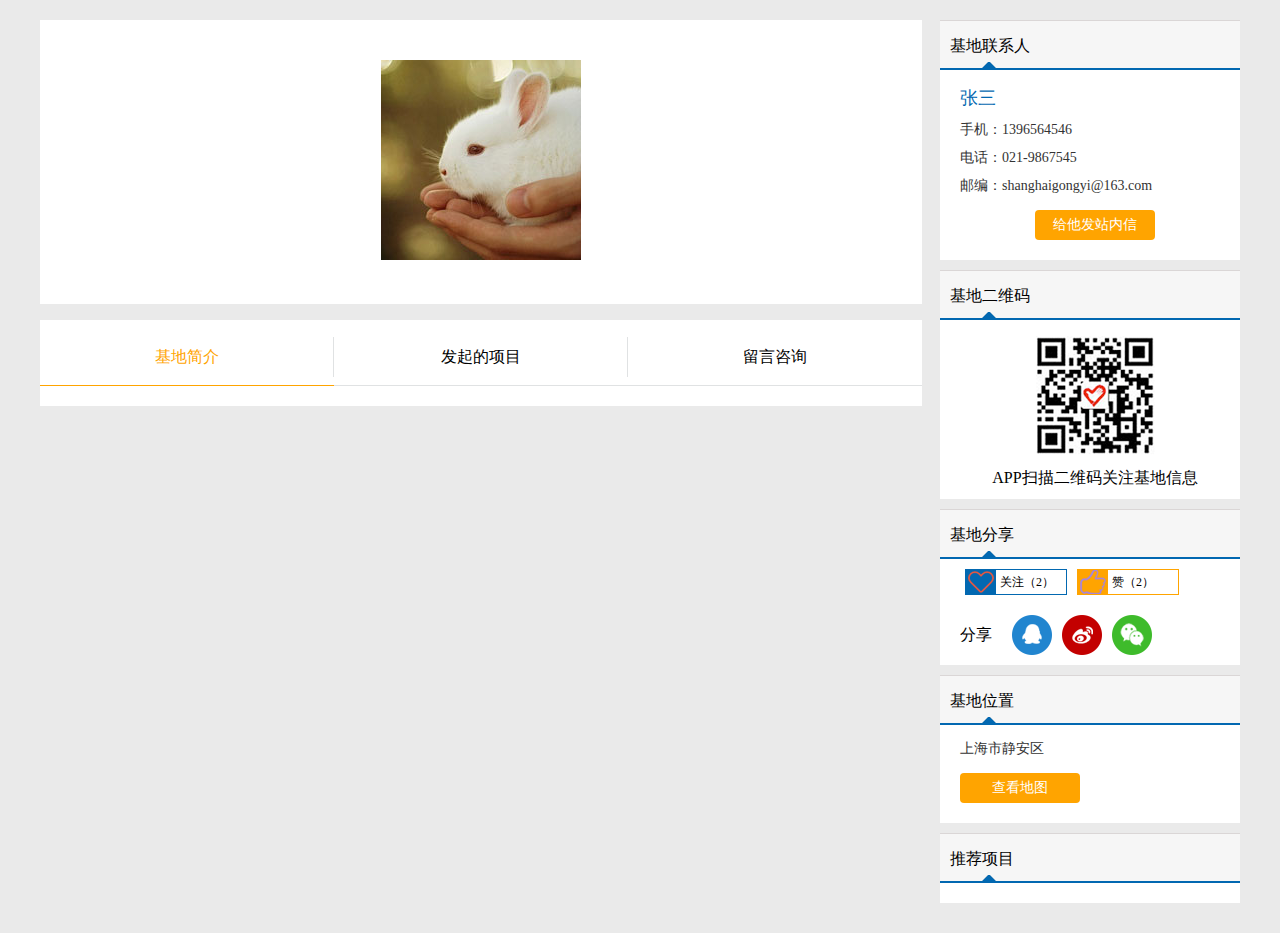
<file: pages/base_detail.html>
<!DOCTYPE html>
<html>
	<head>
		<meta charset="UTF-8">
		<title></title>
		<link rel="stylesheet" href="../css/reset.css" />
		<link rel="stylesheet" href="../css/common.css" />
		<link rel="stylesheet" href="../css/base_detail.css" />
		<script type="text/javascript" src="../js/jquery.js"></script>
		<script type="text/javascript" src="../js/base.js"></script>
	</head>
	<body>
	<!--活动详情页  -->
	<div class="ad_box" id="ad_box">
		<div id="ad_detail_title"></div>
		<div class="ad_container">
			<div class="ad_con_left" id="ad_con_left">
				<p align="center" class="ad_leftImg">
					<img src="../images/activeVolunteer/headimg02.jpg">
				</p>
				<div class="ad_conChange">
					<ul class="ad_conTag">
						<li class="ad_base ad_currentLi">
							<a href="javascript:void(0)">基地简介</a>
						</li>
						<li class="ad_project">
							<a href="javascript:void(0)">发起的项目</a>
						</li>
						<li class="ad_message ad_tagLast">
							<a href="javascript:void(0)">留言咨询</a>
						</li>
					</ul>
					<ul class="ad_conUl" id="ad_conUl">
						<!--<li class="ad_baseCon">
							<table>
								<tbody>
									<tr>
										<td class="ad_tdLeft">区域：</td>
										<td class="ad_tdRStyle01">静安区</td>
									</tr>
									<tr>
										<td class="ad_tdLeft">挂牌地址：</td>
										<td class="ad_tdRStyle01">鸿翔路51弄月亮河碧园北西侧3楼</td>
									</tr>
									<tr>
										<td class="ad_tdLeft">可容纳人数：</td>
										<td  class="ad_tdRStyle02">120</td>
									</tr>
									<tr>
										<td class="ad_tdLeft">岗位数：</td>
										<td  class="ad_tdRStyle02">0</td>
									</tr>
									<tr>
										<td class="ad_tdLeft">公益项目总数：</td>
										<td  class="ad_tdRStyle02">14</td>
									</tr>
									<tr>
										<td class="ad_tdLeft">成立时间：</td>
										<td  class="ad_tdRStyle02">2016-09-29</td>
									</tr>
									<tr>
										<td class="ad_tdLeft">服务时长：</td>
										<td  class="ad_tdRStyle01">120</td>
									</tr>
								</tbody>
							</table>
						</li>
						<li class="ad_projectCon">
							发起的项目内容
						</li>
						<li class="ad_messageCon">
							留言咨询
						</li>-->
					</ul>
				</div>
					
			</div>
			<div class="ad_con_right">
				<ul>
					<li class="ad_rCommon ad_atten">
						<h2 class="ad_rightTit">基地联系人</h2>
						<div class="ad_rightCon">
							<ul>
								<li class="ad_rName">张三</li>
								<li class="ad_rMobile">手机：1396564546</li>
								<li class="ad_rPhone">电话：021-9867545</li>
								<li class="ad_rEmail">邮编：shanghaigongyi@163.com</li>
							</ul>
							<a class="ad_rMail" href="javascript:void(0)">给他发站内信</a>
						</div>
					</li>
					<li class="ad_rCommon ad_baseQR">
						<h2 class="ad_rightTit">基地二维码</h2>
						<div class="ad_rightCon" align="center">
							<img src="../images/erweima.png">
							<p>APP扫描二维码关注基地信息</p>
						</div>
					</li>
					<li class="ad_rCommon ad_share">
						<h2 class="ad_rightTit">基地分享</h2>
						<div class="ad_rightCon">
							<ul>
								<li class="ad_shareLi01">
									<p class="ad_shareFol">
										<a href="javascript:void(0)"></a>
										<span>关注（2）</span>
									</p>
									<p class="ad_shareFab">
										<a href="javascript:void(0)"></a>
										<span>赞（2）</span>
									</p>
								</li>
								<li class="ad_shareLi02">
									<span>分享</span>
									<a class="ad_shareAdd01" href="javascript:void(0)" target="_blank"></a>
									<a class="ad_shareAdd02" href="javascript:void(0)" target="_blank"></a>
									<a class="ad_shareAdd03" href="javascript:void(0)" target="_blank"></a>
								</li>
							</ul>
						</div>
					</li>
					<li class="ad_rCommon ad_position">
						<h2 class="ad_rightTit">基地位置</h2>
						<div class="ad_rightCon">
							<p>上海市静安区</p>
							<a href="javascript:void(0)">查看地图</a>
						</div>
					</li>
					<li class="ad_rCommon ad_Recommend">
						<h2 class="ad_rightTit">推荐项目</h2>
						<div class="ad_rightCon">
							
						</div>
					</li>
				</ul>
			</div>
		</div>
	</div>
	<!--活动详情页结束-->
	</body>
</html>
<script>
$(function(){
	base_detial();
})
var view={
		all:"抢险救灾,生态建设,文化建设,大型活动,西部开发,网络文明,社区服务,海外服务,社会管理,扶贫济困,助老助残,其他",
		wenhua:"生态建设,文化建设",
		tiyu:"大型活动",
		jiaoyu:"西部开发,网络文明",
		shequ:"社区服务,海外服务,社会管理",
		shehuifuwu:"扶贫济困,助老助残,其他",
		weishengyiliao:"抢险救灾"
	}	
function GetJsonData(view_type) {
			serviceFieldString="";
			switch (view_type){
				case "wenhua":	serviceFieldString=view.wenhua;break;
				case "tiyu":	serviceFieldString=view.tiyu;break;
				case "jiaoyu":	serviceFieldString=view.jiaoyu; break;
				case "shequ":	serviceFieldString=view.shequ; break;
				case "shehuifuwu":	serviceFieldString=view.shehuifuwu; break;
				case "weishengyiliao":	serviceFieldString=view.weishengyiliao; break;
				default :serviceFieldString=view.all; break;
			}
			var json = {
				serviceFieldString:serviceFieldString
			};
			return json;
	}
	function base_detial(view_type){
		var hashes = window.location.href;
		var base_start_local=hashes.indexOf("?");
		var base_end_local=hashes.indexOf("&");
		var base_id=hashes.substring(base_start_local+1).split("&");
		var id=(base_id[0].split("="))[1];
		var i=(base_id[1].split("="))[1];
		$.ajax({
			type:"post",
				url:"http://test.dakaqi.cn:3030/approve/address/queryAddressList",
				datatype:"json",
				async:true,
				contentType: 'application/json; charset=utf-8',
				data:JSON.stringify(GetJsonData(view_type)),
				error:function(datas){
					alert('加载失败');
				},
				success:function(datas){
					var base_detail_list=datas.data;
					if(base_detail_list[i].id==id){
						//标题
						var base_detail_title="";
						base_detail_title+="<h2 class='ad_title ad_clip'>"+base_detail_list[i].name+"</h2>"+
						"<p class='ad_navTetail'>"+
							"<span class='ad_nav01'>分类：其他</span>"+
							"<span class='ad_nav02'>组织："+base_detail_list[i].createTime+"</span>"+
						"</p>"
						//标题结束
						//标签内容
						var ad_conUl="";
						ad_conUl+="<li class='ad_baseCon'>"+
							"<table>"+
								"<tbody>"+
									"<tr>"+
										"<td class='ad_tdLeft'>通讯地址：</td>"+
										"<td class='ad_tdRStyle01'>"+base_detail_list[i].address+"</td>"+
									"</tr>"+
									"<tr>"+
										"<td class='ad_tdLeft'>可容纳人所：</td>"+
										"<td class='ad_tdRStyle01'>"+base_detail_list[i].dayPersions+"</td>"+
									"</tr>"+
									"<tr>"+
										"<td class='ad_tdLeft'>传真：</td>"+
										"<td  class='ad_tdRStyle02'>"+base_detail_list[i].fax+"</td>"+
									"</tr>"+
									"<tr>"+
										"<td class='ad_tdLeft'>是否有专职工作人员：</td>"+
										"<td  class='ad_tdRStyle02'>"+base_detail_list[i].hasFulltimePersion+"</td>"+
									"</tr>"+
									"<tr>"+
										"<td class='ad_tdLeft'>是否有后勤保障：</td>"+
										"<td  class='ad_tdRStyle02'>"+base_detail_list[i].hasLogistics+"</td>"+
									"</tr>"+
									"<tr>"+
										"<td class='ad_tdLeft'>是否有管理制度：</td>"+
										"<td  class='ad_tdRStyle02'>"+base_detail_list[i].hasManagerRegime+"</td>"+
									"</tr>"+
									"<tr>"+
										"<td class='ad_tdLeft'>是否有培训交流场地：</td>"+
										"<td  class='ad_tdRStyle01'>"+base_detail_list[i].hasTrainAdress+"</td>"+
									"</tr>"+
									"<tr>"+
										"<td class='ad_tdLeft'>是否有培训计划：</td>"+
										"<td  class='ad_tdRStyle01'>"+base_detail_list[i].hasTrainPlan+"</td>"+
									"</tr>"+
									"<tr>"+
										"<td class='ad_tdLeft'>岗位数：</td>"+
										"<td  class='ad_tdRStyle01'>"+base_detail_list[i].jobs+"</td>"+
									"</tr>"+
									"<tr>"+
										"<td class='ad_tdLeft'>基地负责人：</td>"+
										"<td  class='ad_tdRStyle01'>"+base_detail_list[i].montorName+"</td>"+
									"</tr>"+
									"<tr>"+
										"<td class='ad_tdLeft'>基地负责人手机：</td>"+
										"<td  class='ad_tdRStyle01'>"+base_detail_list[i].montorPhone+"</td>"+
									"</tr>"+
									"<tr>"+
										"<td class='ad_tdLeft'>邮编：</td>"+
										"<td  class='ad_tdRStyle01'>"+base_detail_list[i].postCode+"</td>"+
									"</tr>"+
									"<tr>"+
										"<td class='ad_tdLeft'>单位基本情况及主要公益项目特色：</td>"+
										"<td  class='ad_tdRStyle01'>"+base_detail_list[i].projectDemo+"</td>"+
									"</tr>"+
									"<tr>"+
										"<td class='ad_tdLeft'>主要公益项目：</td>"+
										"<td  class='ad_tdRStyle01'>"+base_detail_list[i].projectName+"</td>"+
									"</tr>"+
								"</tbody>"+
							"</table>"+
						"</li>"+
						"<li class='ad_projectCon' style='display:none;'>"+
							"<table>"+
								"<tbody>"+
									"<tr>"+
										"<td class='ad_tdLeft'>每年公益项目总数：</td>"+
										"<td  class='ad_tdRStyle01'>"+base_detail_list[i].yearProjects+"</td>"+
									"</tr>"+
								"</tbody>"+
							"</table>"+
						"</li>"+
						"<li class='ad_messageCon' style='display:none;'>"+
							"留言咨询"+
						"</li>"
						//标签内容结束
						
					}
					$("#ad_detail_title").html(base_detail_title);
					$("#ad_conUl").html(ad_conUl);
				}
		})

	}
</script>
</file>
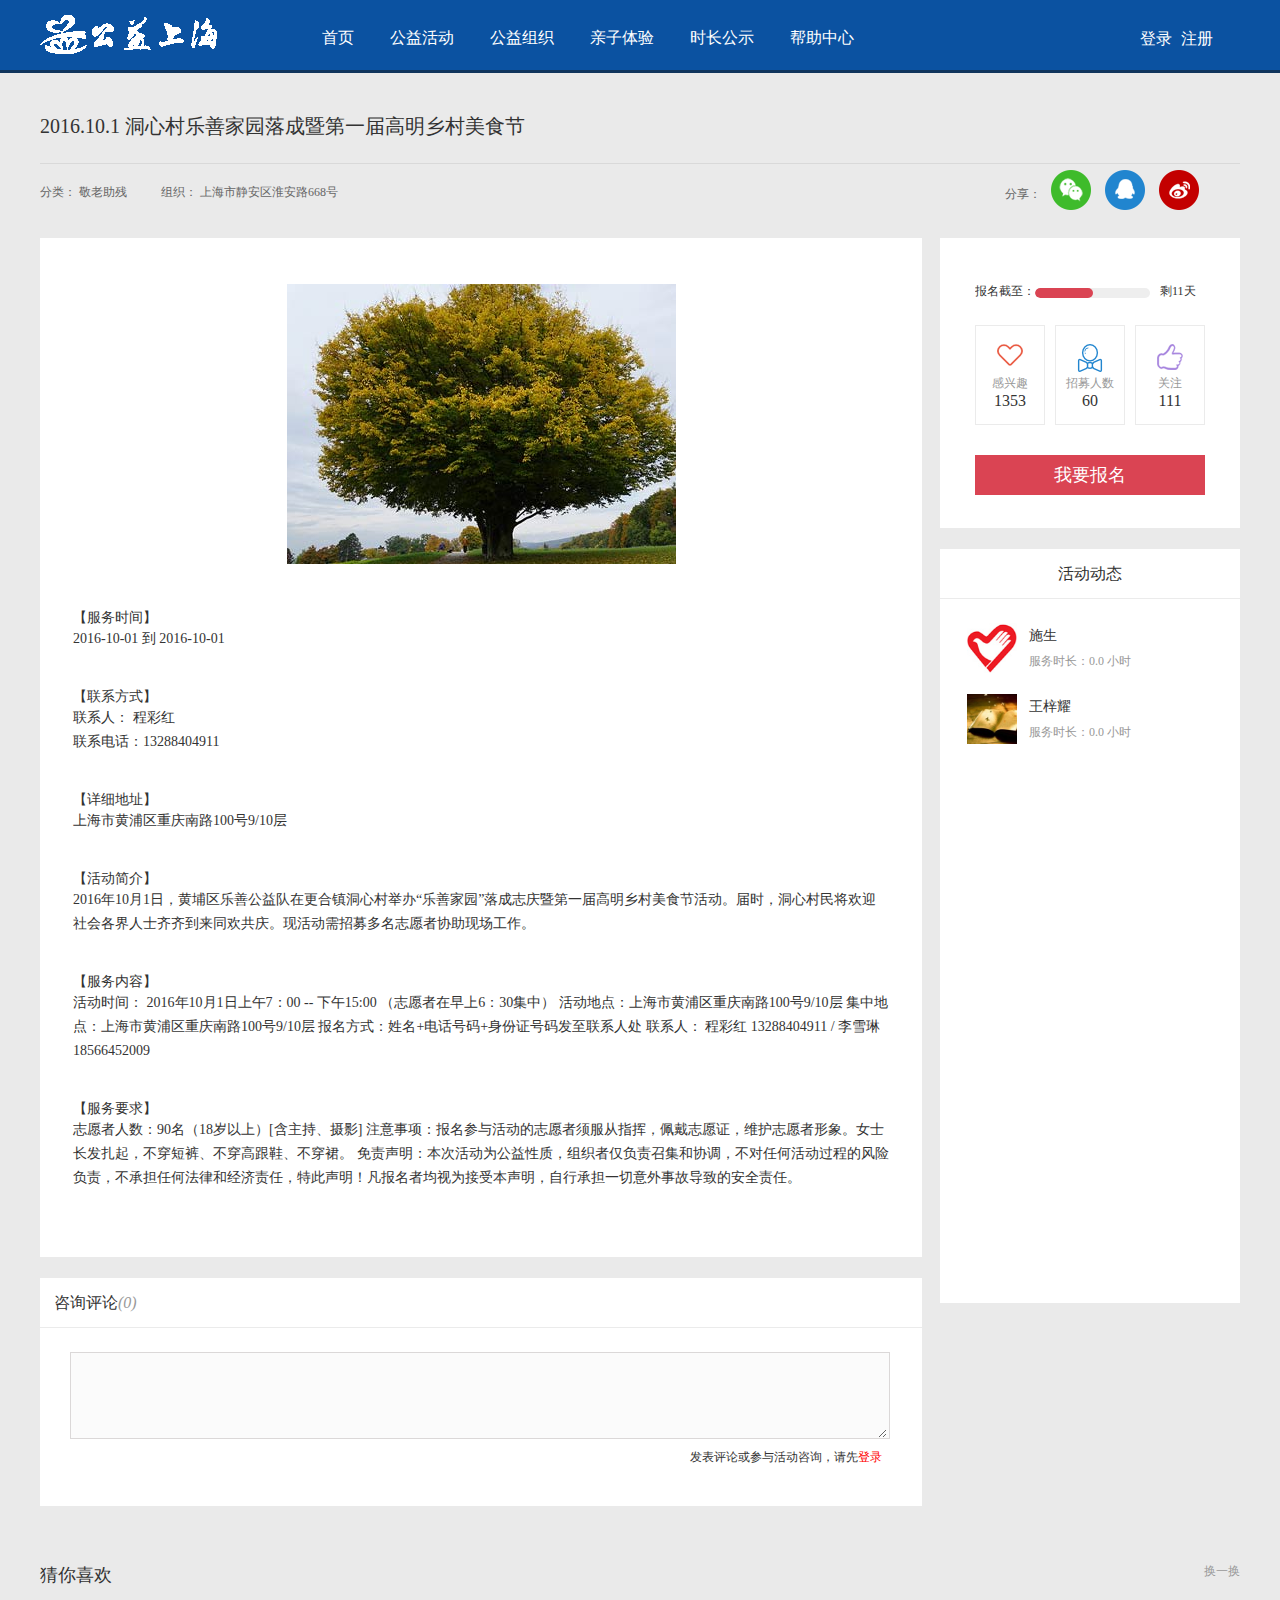
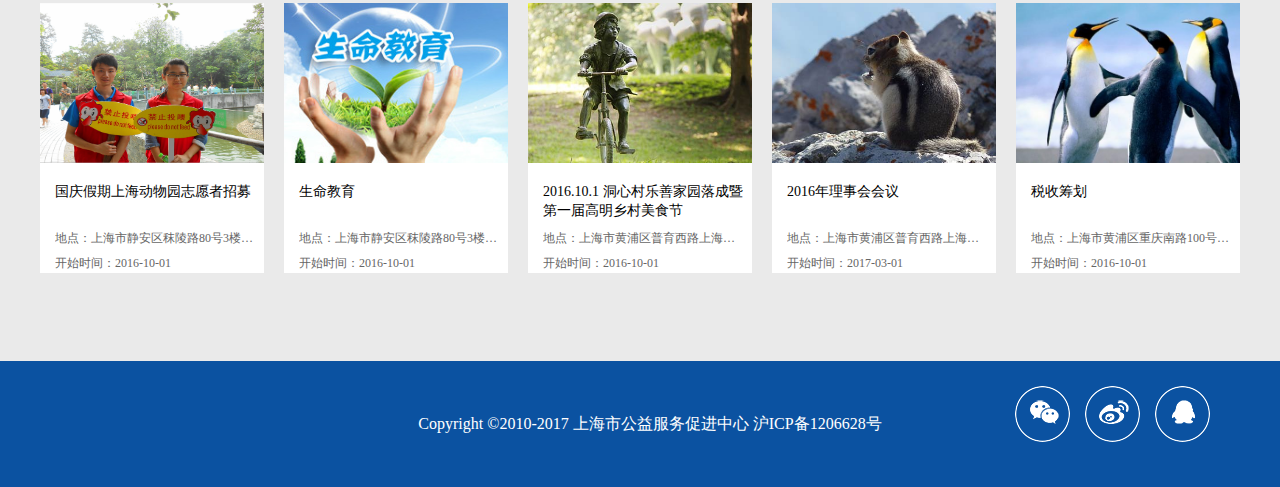
<file: pages/dongxincun.html>
<!DOCTYPE html>
<html>
	<head>
		<meta charset="UTF-8">
		<title></title>
		<link rel="stylesheet" href="../css/reset.css" />
		<link rel="stylesheet" href="../css/xiangqingy.css" />	
		<link rel="stylesheet" href="../css/common.css" />
	</head>
	
	<body>
			<!--头部-->
		<div class="container">				
			<div class="h_header" >
				<div class="h_logo">
					<img src="../images/logo.png" alt="logo" class="logo_img" />
				</div>
				<div class="h_nav">
					<ul>
						<li>
							<a href="index.html">首页</a>
						</li>
						<li>
							<a href="javascript:void(0);">公益活动</a>
						</li>
						<li>
							<a href="javascript:void(0);">公益组织</a>
						</li>
						<li>
							<a href="javascript:void(0);">亲子体验</a>
						</li>
						<li>
							<a href="javascript:void(0);">时长公示</a>
						</li>
						<li>
							<a href="javascript:void(0);">帮助中心</a>
						</li>
					</ul>
				</div>
				<div class="h_login_reg">
					<a class="h_login" href="javascript:void(0)">登录</a>
					<a class="h_reg" href="javascript:void(0)">注册</a>
				</div>
			</div>
		</div>
		<!--头部结束-->


		
		
		
<!--内容-->	
	<div class="gq_detail_con">	
<!--标题-->
		<div class="details">
			<div class="detailsBox">
				<h2>2016.10.1 洞心村乐善家园落成暨第一届高明乡村美食节</h2>
			</div>
		</div>
<!--标题结束-->
<!--副标题-->
		<div class="details-TBox">
			<div class="details-T">
				<ul>
					<li>
						<span>分类：</span>
						<em class="">敬老助残</em>
					</li>
					<li>
						<span>组织：</span>
						<em class=""> 上海市静安区淮安路668号</em>
					</li>
					<li id="share_li">
						<span>分享：</span>
						<ol>
							<li class="weixin">
								<a class="button_weixin" title="分享到微信">
									<img src="../images/wechat.png" width="40px" height="40px"/>
								</a>
							</li>
							<li class="QQ">
								<a class="button_tqq" title="分享到腾讯微博">
									<img src="../images/QQ.png" width="40px" height="40px"/>
								</a>
							</li>
							<li class="weibo">
								<a class="button_tsina" title="分享到微博">
									<img src="../images/weibo.png" width="40px" height="40px"/>
								</a>
							</li>		
						</ol>
					</li>
				</ul>
			</div>
		</div>
<!--副标题结束-->
		<div class="dConBox">
	    	<div class="dConBox-In">
	        	<div class="dConBox-L">
	            	<div class="dConBox-Top">
	                	<p align="center">
	                	 	<img src="../images/dongxincun.jpg"/>
			            </p>
	                	<h3><strong>【服务时间】</strong></h3>
	                    <p>
	                    	2016-10-01 到 2016-10-01
	                    </p>
	                    <h3><strong>【联系方式】</strong></h3>
	                    <p>
	                    	联系人： 程彩红<br />
							联系电话：13288404911<br />
						</p>
						<h3><strong>【详细地址】</strong></h3>
						<p>上海市黄浦区重庆南路100号9/10层</p>
	                    <h3><strong>【活动简介】</strong></h3>
	                    <p class='new-comment-content'>
	                    	2016年10月1日，黄埔区乐善公益队在更合镇洞心村举办“乐善家园”落成志庆暨第一届高明乡村美食节活动。届时，洞心村民将欢迎社会各界人士齐齐到来同欢共庆。现活动需招募多名志愿者协助现场工作。
	                    </p>
	                    <h3><strong>【服务内容】</strong></h3>
	                    <p class='new-comment-content'>
	                    	活动时间： 2016年10月1日上午7：00 -- 下午15:00 （志愿者在早上6：30集中） 活动地点：上海市黄浦区重庆南路100号9/10层 集中地点：上海市黄浦区重庆南路100号9/10层 报名方式：姓名+电话号码+身份证号码发至联系人处 联系人： 程彩红 13288404911 / 李雪琳 18566452009
	                    </p>
	                    <h3><strong>【服务要求】</strong></h3>
	                    <p class='new-comment-content'>
	                    	志愿者人数：90名（18岁以上）[含主持、摄影] 注意事项：报名参与活动的志愿者须服从指挥，佩戴志愿证，维护志愿者形象。女士长发扎起，不穿短裤、不穿高跟鞋、不穿裙。 免责声明：本次活动为公益性质，组织者仅负责召集和协调，不对任何活动过程的风险负责，不承担任何法律和经济责任，特此声明！凡报名者均视为接受本声明，自行承担一切意外事故导致的安全责任。
	                    </p>
	                </div>
	            	<div class="dConBox-Bottom">
	                	<div class="dConBox-Btit">
	                    	<h2>咨询评论<i>(0)</i></h2>
	                    </div>
	                    <div class="dConBox-BconBox">
	                     	<form action="" method="" id="pinglunform" >
		                    	<div class="dB-review">
		                    		<textarea id='WeiboNewContent_s'  disabled="disabled" readonly="readonly"  name="missionReview.contents" class="sendMsg"></textarea>               	
		                        </div>
		                        <div class="tishi">
		                        	发表评论或参与活动咨询，请先<!--
		                         --><a href="">登录</a>
		                        </div>
		                    </form>  
	                    </div>   
	                </div>        
		        </div>    
	            <div class="dConBox-R">
		           	<div class="dConBoxrT">
			            <div class="enrollment">
				            <span>报名截至：</span>
				            <p class="activity-item-progress" starttime="" createTime = "" endtime="">
					        	<i class="activity-item-progress-ing"></i>
				            </p>
				            <span id="">剩11天</span>
			            </div> 
		                <ul class="clearfix">
			                <li>
				            	<img src="../images/Interest.png" />
				                <h3>感兴趣</h3>
				                <em>1353</em>
			                </li>                    
		                    <li>
			                    <img src="../images/recruit.png"/>
			                    <h3>招募人数</h3>
			                    <em>60</em>
		                    </li>
		                    <li id="li03">
			                    <img src="../images/follow.png"/>
			                    <h3>关注</h3>
			                    <em>111</em>
		                   	</li> 
		                </ul>                  
		                <div class="blue-btn">
		                	我要报名
		                </div>
		            </div>
	              	<div class="dConBoxrB">
	                    <h2>活动动态</h2>
	                    <div class="dConBoxrBli">
	                    	<ul>
		                    	<li>
									<div class="dConBoxrbImg">
										<img src="../images/gq.jpg" width="50" height="50" />
									</div>
									<div class="dConBoxrbcon">
										<h3>施生</h3>
										<p>服务时长：0.0 小时</p>
									</div>
		                        </li>
		                    	<li>
		                        	<div class="dConBoxrbImg">
		                        		<img src="../images/huoyzyz01.jpg" width="50" height="50" />
		                        	</div>
		                            <div class="dConBoxrbcon">
		                            	<h3>王梓耀</h3>
		                                <p>服务时长：0.0 小时</p>
		                            </div>	
		                        </li>
	                    	</ul>
	                    </div>
	                </div>
	            </div>
	        </div>
    	</div>
		<div class="yourlove">
	    	<div class="loveBox">
	        	<div class="loveBox-title">
                	<h2>猜你喜欢</h2>
                    <a onclick="">换一换</a>
	            </div>
	            <ul id="likeList">
	             	<li>
						<div class="likeadimg">
							<a href="guoqing.html">
								<img src="../images/tuijian01.png" width="224" height="160" />
							</a>
						</div>
						<h3>
							<a href="guoqing.html">国庆假期上海动物园志愿者招募</a>
						</h3>
						<p>地点：上海市静安区秣陵路80号3楼(上海火车站)（上海地铁4号线上海火车站1出口往前200米</p>
						<p>开始时间：2016-10-01</p>
					</li>
					<li>
						<div class="likeadimg">
							<a href="shengming.html">
								<img src="../images/tuijian02.jpg" width="224" height="160" />
							</a>
						</div>
						<h3>
							<a href="shengming.html">生命教育</a>
						</h3>
						<p>地点：上海市静安区秣陵路80号3楼(上海火车站)</p>
						<p>开始时间：2016-10-01</p>
					</li>
					<li>
						<div class="likeadimg">
							<a href="dongxincun.html">
								<img src="../images/tuijian03.jpg" width="224" height="160" />
							</a>
						</div>
						<h3>
							<a href="dongxincun.html">2016.10.1 洞心村乐善家园落成暨第一届高明乡村美食节</a>
						</h3>
						<p>地点：上海市黄浦区普育西路上海公益新天地园-8号楼</p>
						<p>开始时间：2016-10-01</p>
					</li>
					<li>
						<div class="likeadimg">
							<a href="lishi.html">
								<img src="../images/tuijian04.jpg" width="224" height="160" />
							</a>
						</div>
						<h3>
							<a href="lishi.html">2016年理事会会议</a>
						</h3>
						<p>地点：上海市黄浦区普育西路上海公益新天地园-8号楼</p>
						<p>开始时间：2017-03-01</p>
					</li>
					<li class="li05">
						<div class="likeadimg">
							<a href="shuishou.html">
								<img src="../images/tuijian05.jpg" width="224" height="160" />
							</a>
						</div>
						<h3>
							<a href="shuishou.html">税收筹划</a>
						</h3>
						<p>地点：上海市黄浦区重庆南路100号9/10层</p>
						<p>开始时间：2016-10-01</p>
					</li>
	            </ul>
	        </div>
	  	</div>
</div>
<!--内容结束-->		
	
<!--底部-->
		<div class="footer">
			<div class="footer_con">
				<p class="copyright"> Copyright &copy;2010-2017 上海市公益服务促进中心 沪ICP备1206628号</p>
				<ul class="enjon_icon">
					<li><a href="#" class="icon_01"></a></li>
					<li><a href="#" class="icon_02"></a></li>
					<li><a href="#" class="icon_03"></a></li>
				</ul>
			</div>
		</div>
<!--底部-->
	</body>
</html>
</file>
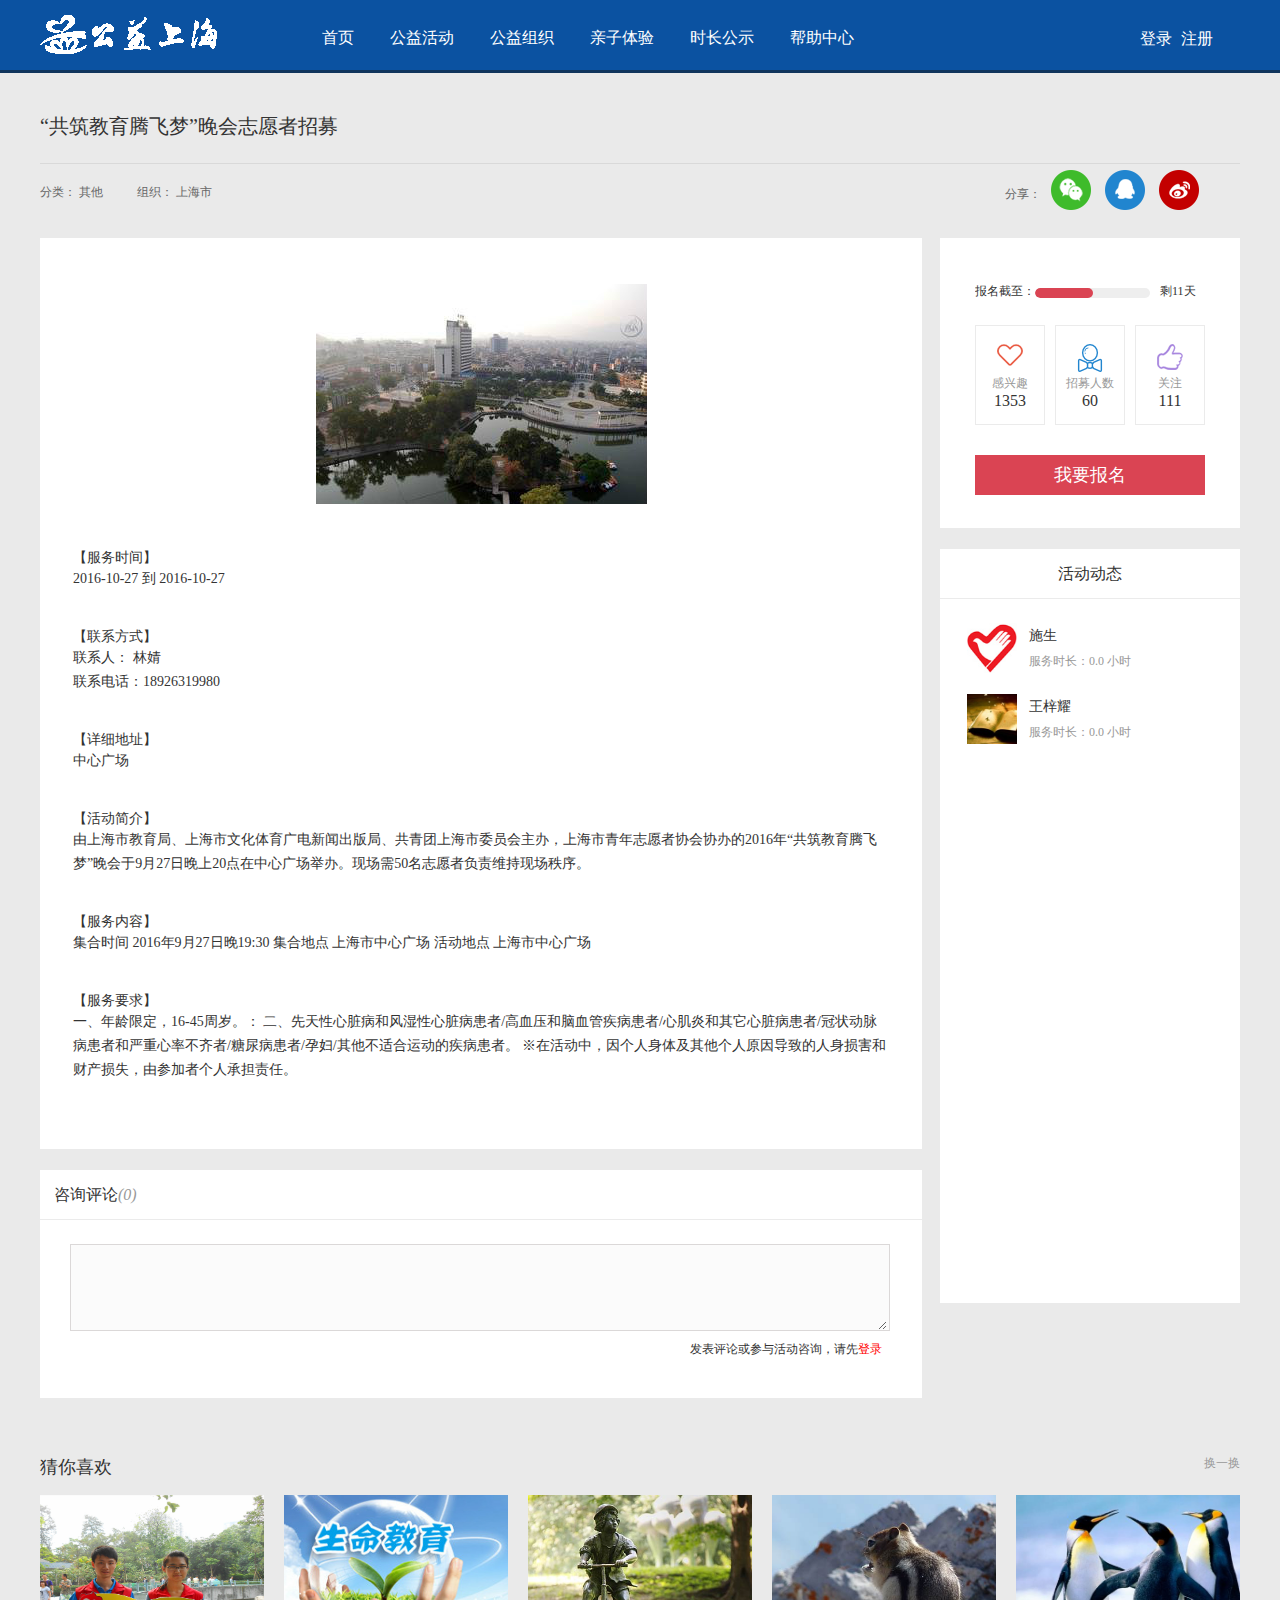
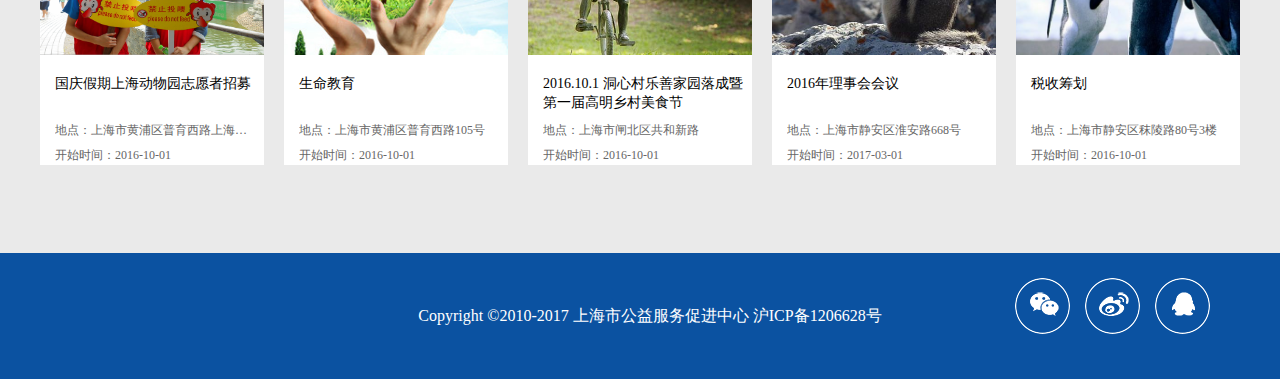
<file: pages/guoqin006.html>
<!DOCTYPE html>
<html>
	<head>
		<meta charset="UTF-8">
		<title></title>
		<link rel="stylesheet" href="../css/reset.css" />
		<link rel="stylesheet" href="../css/xiangqingy.css" />	
		<link rel="stylesheet" href="../css/common.css" />
	</head>
	
	<body>
			<!--头部-->
		<div class="container">				
			<div class="h_header" >
				<div class="h_logo">
					<img src="../images/logo.png" alt="logo" class="logo_img" />
				</div>
				<div class="h_nav">
					<ul>
						<li>
							<a href="index.html">首页</a>
						</li>
						<li>
							<a href="javascript:void(0);">公益活动</a>
						</li>
						<li>
							<a href="javascript:void(0);">公益组织</a>
						</li>
						<li>
							<a href="javascript:void(0);">亲子体验</a>
						</li>
						<li>
							<a href="javascript:void(0);">时长公示</a>
						</li>
						<li>
							<a href="javascript:void(0);">帮助中心</a>
						</li>
					</ul>
				</div>
				<div class="h_login_reg">
					<a class="h_login" href="javascript:void(0)">登录</a>
					<a class="h_reg" href="javascript:void(0)">注册</a>
				</div>
			</div>
		</div>
		<!--头部结束-->


		
		
		
<!--内容-->	
	<div class="gq_detail_con">
<!--标题-->
		<div class="details">
			<div class="detailsBox">
				<h2>“共筑教育腾飞梦”晚会志愿者招募</h2>
			</div>
		</div>
<!--标题结束-->
<!--副标题-->
		<div class="details-TBox">
			<div class="details-T">
				<ul>
					<li>
						<span>分类：</span>
						<em class="">其他</em>
					</li>
					<li>
						<span>组织：</span>
						<em class="">上海市</em>
					</li>
					<li id="share_li">
						<span>分享：</span>
						<ol>
							<li class="weixin">
								<a class="button_weixin" title="分享到微信">
									<img src="../images/wechat.png" width="40px" height="40px"/>
								</a>
							</li>
							<li class="QQ">
								<a class="button_tqq" title="分享到腾讯微博">
									<img src="../images/QQ.png" width="40px" height="40px"/>
								</a>
							</li>
							<li class="weibo">
								<a class="button_tsina" title="分享到微博">
									<img src="../images/weibo.png" width="40px" height="40px"/>
								</a>
							</li>		
						</ol>
					</li>
				</ul>
			</div>
		</div>
<!--副标题结束-->
		<div class="dConBox">
	    	<div class="dConBox-In">
	        	<div class="dConBox-L">
	            	<div class="dConBox-Top">
	                	<p align="center">
	                	 	<img src="../images/activeVolunteer/zyz_006.jpg"/>
			            </p>
	                	<h3><strong>【服务时间】</strong></h3>
	                    <p>2016-10-27 到 2016-10-27</p>
	                    <h3><strong>【联系方式】</strong></h3>
	                    <p>
	                    	联系人： 林婧<br />
							联系电话：18926319980<br />
						</p>
						<h3><strong>【详细地址】</strong></h3>
						<p>中心广场</p>
	                    <h3><strong>【活动简介】</strong></h3>
	                    <p class='new-comment-content'>由上海市教育局、上海市文化体育广电新闻出版局、共青团上海市委员会主办，上海市青年志愿者协会协办的2016年“共筑教育腾飞梦”晚会于9月27日晚上20点在中心广场举办。现场需50名志愿者负责维持现场秩序。</p>
	                    <h3><strong>【服务内容】</strong></h3>
	                    <p class='new-comment-content'>集合时间
							2016年9月27日晚19:30
							集合地点
							上海市中心广场
							活动地点
							上海市中心广场</p>
	                    <h3><strong>【服务要求】</strong></h3>
	                    <p class='new-comment-content'>
							一、年龄限定，16-45周岁。：
							二、先天性心脏病和风湿性心脏病患者/高血压和脑血管疾病患者/心肌炎和其它心脏病患者/冠状动脉病患者和严重心率不齐者/糖尿病患者/孕妇/其他不适合运动的疾病患者。
							※在活动中，因个人身体及其他个人原因导致的人身损害和财产损失，由参加者个人承担责任。</p>
	                </div>
	            	<div class="dConBox-Bottom">
	                	<div class="dConBox-Btit">
	                    	<h2>咨询评论<i>(0)</i></h2>
	                    </div>
	                    <div class="dConBox-BconBox">
	                     	<form action="" method="" id="pinglunform" >
		                    	<div class="dB-review">
		                    		<textarea id='WeiboNewContent_s'  disabled="disabled" readonly="readonly"  name="missionReview.contents" class="sendMsg"></textarea>               	
		                        </div>
		                        <div class="tishi">
		                        	发表评论或参与活动咨询，请先<!--
		                         --><a href="">登录</a>
		                        </div>
		                    </form>  
	                    </div>   
	                </div>        
		        </div>    
	            <div class="dConBox-R">
		           	<div class="dConBoxrT">
			            <div class="enrollment">
				            <span>报名截至：</span>
				            <p class="activity-item-progress" starttime="" createTime = "" endtime="">
					        	<i class="activity-item-progress-ing"></i>
				            </p>
				            <span id="">剩11天</span>
			            </div> 
		                <ul class="clearfix">
			                <li>
				            	<img src="../images/Interest.png" />
				                <h3>感兴趣</h3>
				                <em>1353</em>
			                </li>                    
		                    <li>
			                    <img src="../images/recruit.png"/>
			                    <h3>招募人数</h3>
			                    <em>60</em>
		                    </li>
		                    <li id="li03">
			                    <img src="../images/follow.png"/>
			                    <h3>关注</h3>
			                    <em>111</em>
		                   	</li> 
		                </ul>                  
		                <div class="blue-btn">
		                	我要报名
		                </div>
		            </div>
	              	<div class="dConBoxrB">
	                    <h2>活动动态</h2>
	                    <div class="dConBoxrBli">
	                    	<ul>
		                    	<li>
									<div class="dConBoxrbImg">
										<img src="../images/gq.jpg" width="50" height="50" />
									</div>
									<div class="dConBoxrbcon">
										<h3>施生</h3>
										<p>服务时长：0.0 小时</p>
									</div>
		                        </li>
		                    	<li>
		                        	<div class="dConBoxrbImg">
		                        		<img src="../images/huoyzyz01.jpg" width="50" height="50" />
		                        	</div>
		                            <div class="dConBoxrbcon">
		                            	<h3>王梓耀</h3>
		                                <p>服务时长：0.0 小时</p>
		                            </div>	
		                        </li>
	                    	</ul>
	                    </div>
	                </div>
	            </div>
	        </div>
    	</div>
		<div class="yourlove">
	    	<div class="loveBox">
	        	<div class="loveBox-title">
                	<h2>猜你喜欢</h2>
                    <a onclick="">换一换</a>
	            </div>
	            <ul id="likeList">
	             	<li>
						<div class="likeadimg">
							<a href="guoqing.html">
								<img src="../images/tuijian01.png" width="224" height="160" />
							</a>
						</div>
						<h3>
							<a href="guoqing.html">国庆假期上海动物园志愿者招募</a>
						</h3>
						<p>地点：上海市黄浦区普育西路上海公益新天地园-8号楼</p>
						<p>开始时间：2016-10-01</p>
					</li>
					<li>
						<div class="likeadimg">
							<a href="shengming.html">
								<img src="../images/tuijian02.jpg" width="224" height="160" />
							</a>
						</div>
						<h3>
							<a href="shengming.html">生命教育</a>
						</h3>
						<p>地点：上海市黄浦区普育西路105号</p>
						<p>开始时间：2016-10-01</p>
					</li>
					<li>
						<div class="likeadimg">
							<a href="dongxincun.html">
								<img src="../images/tuijian03.jpg" width="224" height="160" />
							</a>
						</div>
						<h3>
							<a href="dongxincun.html">2016.10.1 洞心村乐善家园落成暨第一届高明乡村美食节</a>
						</h3>
						<p>地点：上海市闸北区共和新路</p>
						<p>开始时间：2016-10-01</p>
					</li>
					<li>
						<div class="likeadimg">
							<a href="lishi.html">
								<img src="../images/tuijian04.jpg" width="224" height="160" />
							</a>
						</div>
						<h3>
							<a href="lishi.html">2016年理事会会议</a>
						</h3>
						<p>地点：上海市静安区淮安路668号</p>
						<p>开始时间：2017-03-01</p>
					</li>
					<li class="li05">
						<div class="likeadimg">
							<a href="shuishou.html">
								<img src="../images/tuijian05.jpg" width="224" height="160" />
							</a>
						</div>
						<h3>
							<a href="shuishou.html">税收筹划</a>
						</h3>
						<p>地点：上海市静安区秣陵路80号3楼</p>
						<p>开始时间：2016-10-01</p>
					</li>
	            </ul>     
	        </div>
	  	</div>
</div>
<!--内容结束-->		
	
<!--底部-->
		<div class="footer">
			<div class="footer_con">
				<p class="copyright"> Copyright &copy;2010-2017 上海市公益服务促进中心 沪ICP备1206628号</p>
				<ul class="enjon_icon">
					<li><a href="#" class="icon_01"></a></li>
					<li><a href="#" class="icon_02"></a></li>
					<li><a href="#" class="icon_03"></a></li>
				</ul>
			</div>
		</div>
<!--底部-->
	</body>
</html>
</file>
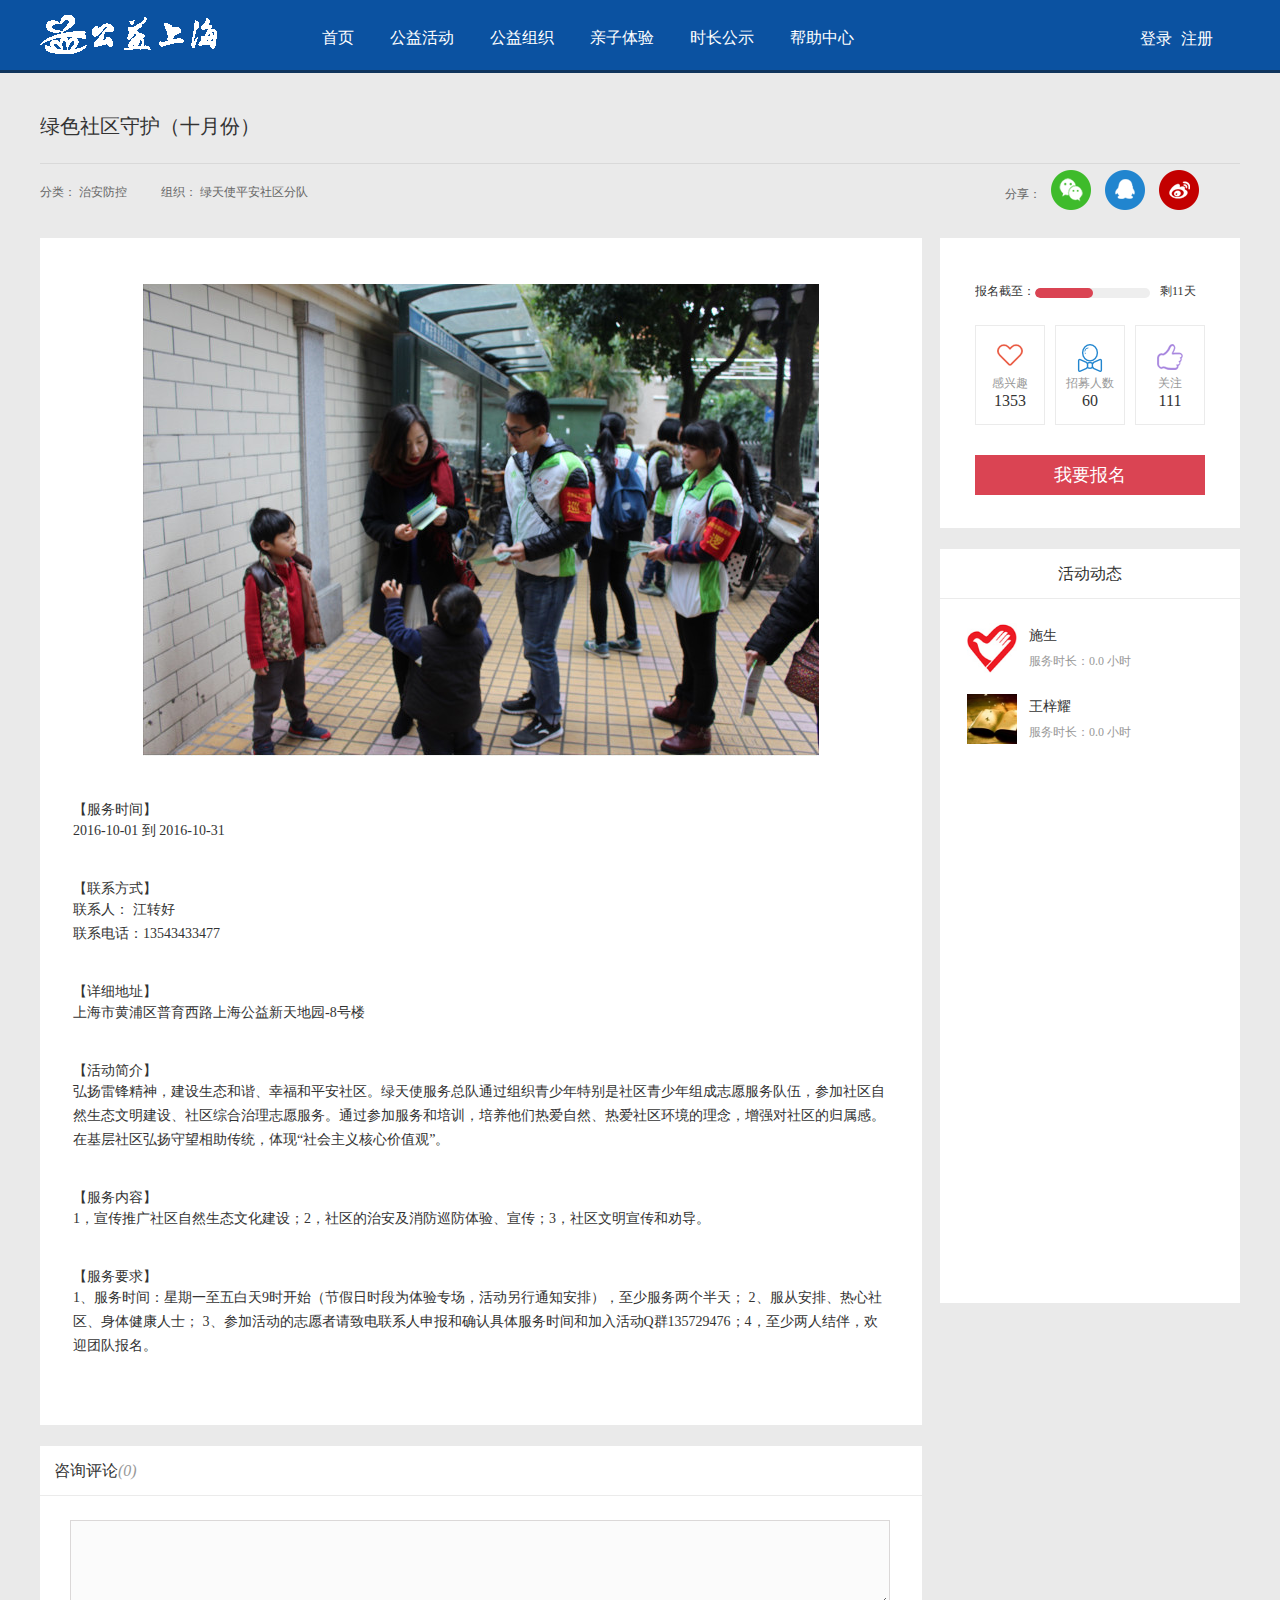
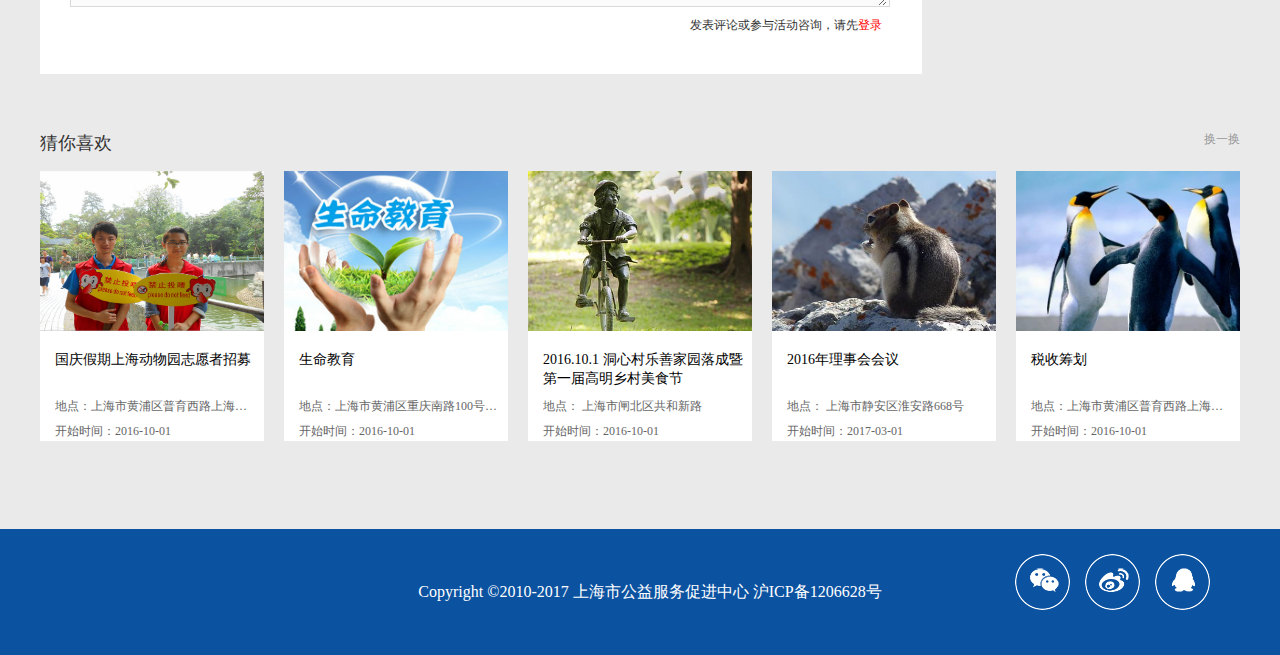
<file: pages/guoqin007.html>
<!DOCTYPE html>
<html>
	<head>
		<meta charset="UTF-8">
		<title></title>
		<link rel="stylesheet" href="../css/reset.css" />
		<link rel="stylesheet" href="../css/xiangqingy.css" />	
		<link rel="stylesheet" href="../css/common.css" />
	</head>
	
	<body>
			<!--头部-->
		<div class="container">				
			<div class="h_header" >
				<div class="h_logo">
					<img src="../images/logo.png" alt="logo" class="logo_img" />
				</div>
				<div class="h_nav">
					<ul>
						<li>
							<a href="index.html">首页</a>
						</li>
						<li>
							<a href="javascript:void(0);">公益活动</a>
						</li>
						<li>
							<a href="javascript:void(0);">公益组织</a>
						</li>
						<li>
							<a href="javascript:void(0);">亲子体验</a>
						</li>
						<li>
							<a href="javascript:void(0);">时长公示</a>
						</li>
						<li>
							<a href="javascript:void(0);">帮助中心</a>
						</li>
					</ul>
				</div>
				<div class="h_login_reg">
					<a class="h_login" href="javascript:void(0)">登录</a>
					<a class="h_reg" href="javascript:void(0)">注册</a>
				</div>
			</div>
		</div>
		<!--头部结束-->


		
		
		
<!--内容-->	
	<div class="gq_detail_con">	
<!--标题-->
		<div class="details">
			<div class="detailsBox">
				<h2>绿色社区守护（十月份）</h2>
			</div>
		</div>
<!--标题结束-->
<!--副标题-->
		<div class="details-TBox">
			<div class="details-T">
				<ul>
					<li>
						<span>分类：</span>
						<em class="">治安防控</em>
					</li>
					<li>
						<span>组织：</span>
						<em class="">绿天使平安社区分队</em>
					</li>
					<li id="share_li">
						<span>分享：</span>
						<ol>
							<li class="weixin">
								<a class="button_weixin" title="分享到微信">
									<img src="../images/wechat.png" width="40px" height="40px"/>
								</a>
							</li>
							<li class="QQ">
								<a class="button_tqq" title="分享到腾讯微博">
									<img src="../images/QQ.png" width="40px" height="40px"/>
								</a>
							</li>
							<li class="weibo">
								<a class="button_tsina" title="分享到微博">
									<img src="../images/weibo.png" width="40px" height="40px"/>
								</a>
							</li>		
						</ol>
					</li>
				</ul>
			</div>
		</div>
<!--副标题结束-->
		<div class="dConBox">
	    	<div class="dConBox-In">
	        	<div class="dConBox-L">
	            	<div class="dConBox-Top">
	                	<p align="center">
	                	 	<img src="../images/activeVolunteer/zyz_007.jpg"/>
			            </p>
	                	<h3><strong>【服务时间】</strong></h3>
	                    <p>2016-10-01 到 2016-10-31</p>
	                    <h3><strong>【联系方式】</strong></h3>
	                    <p>
	                    	联系人： 江转好<br />
							联系电话：13543433477<br />
						</p>
						<h3><strong>【详细地址】</strong></h3>
						<p>上海市黄浦区普育西路上海公益新天地园-8号楼</p>
	                    <h3><strong>【活动简介】</strong></h3>
	                    <p class='new-comment-content'>弘扬雷锋精神，建设生态和谐、幸福和平安社区。绿天使服务总队通过组织青少年特别是社区青少年组成志愿服务队伍，参加社区自然生态文明建设、社区综合治理志愿服务。通过参加服务和培训，培养他们热爱自然、热爱社区环境的理念，增强对社区的归属感。在基层社区弘扬守望相助传统，体现“社会主义核心价值观”。</p>
	                    <h3><strong>【服务内容】</strong></h3>
	                    <p class='new-comment-content'>1，宣传推广社区自然生态文化建设；2，社区的治安及消防巡防体验、宣传；3，社区文明宣传和劝导。</p>
	                    <h3><strong>【服务要求】</strong></h3>
	                    <p class='new-comment-content'>1、服务时间：星期一至五白天9时开始（节假日时段为体验专场，活动另行通知安排），至少服务两个半天； 2、服从安排、热心社区、身体健康人士； 3、参加活动的志愿者请致电联系人申报和确认具体服务时间和加入活动Q群135729476；4，至少两人结伴，欢迎团队报名。</p>
	                </div>
	            	<div class="dConBox-Bottom">
	                	<div class="dConBox-Btit">
	                    	<h2>咨询评论<i>(0)</i></h2>
	                    </div>
	                    <div class="dConBox-BconBox">
	                     	<form action="" method="" id="pinglunform" >
		                    	<div class="dB-review">
		                    		<textarea id='WeiboNewContent_s'  disabled="disabled" readonly="readonly"  name="missionReview.contents" class="sendMsg"></textarea>               	
		                        </div>
		                        <div class="tishi">
		                        	发表评论或参与活动咨询，请先<!--
		                         --><a href="">登录</a>
		                        </div>
		                    </form>  
	                    </div>   
	                </div>        
		        </div>    
	            <div class="dConBox-R">
		           	<div class="dConBoxrT">
			            <div class="enrollment">
				            <span>报名截至：</span>
				            <p class="activity-item-progress" starttime="" createTime = "" endtime="">
					        	<i class="activity-item-progress-ing"></i>
				            </p>
				            <span id="">剩11天</span>
			            </div> 
		                <ul class="clearfix">
			                <li>
				            	<img src="../images/Interest.png" />
				                <h3>感兴趣</h3>
				                <em>1353</em>
			                </li>                    
		                    <li>
			                    <img src="../images/recruit.png"/>
			                    <h3>招募人数</h3>
			                    <em>60</em>
		                    </li>
		                    <li id="li03">
			                    <img src="../images/follow.png"/>
			                    <h3>关注</h3>
			                    <em>111</em>
		                   	</li> 
		                </ul>                  
		                <div class="blue-btn">
		                	我要报名
		                </div>
		            </div>
	              	<div class="dConBoxrB">
	                    <h2>活动动态</h2>
	                    <div class="dConBoxrBli">
	                    	<ul>
		                    	<li>
									<div class="dConBoxrbImg">
										<img src="../images/gq.jpg" width="50" height="50" />
									</div>
									<div class="dConBoxrbcon">
										<h3>施生</h3>
										<p>服务时长：0.0 小时</p>
									</div>
		                        </li>
		                    	<li>
		                        	<div class="dConBoxrbImg">
		                        		<img src="../images/huoyzyz01.jpg" width="50" height="50" />
		                        	</div>
		                            <div class="dConBoxrbcon">
		                            	<h3>王梓耀</h3>
		                                <p>服务时长：0.0 小时</p>
		                            </div>	
		                        </li>
	                    	</ul>
	                    </div>
	                </div>
	            </div>
	        </div>
    	</div>
		<div class="yourlove">
	    	<div class="loveBox">
	        	<div class="loveBox-title">
                	<h2>猜你喜欢</h2>
                    <a onclick="">换一换</a>
	            </div>
	            <ul id="likeList">
	             	<li>
						<div class="likeadimg">
							<a href="guoqing.html">
								<img src="../images/tuijian01.png" width="224" height="160" />
							</a>
						</div>
						<h3>
							<a href="guoqing.html">国庆假期上海动物园志愿者招募</a>
						</h3>
						<p>地点：上海市黄浦区普育西路上海公益新天地园-8号楼</p>
						<p>开始时间：2016-10-01</p>
					</li>
					<li>
						<div class="likeadimg">
							<a href="shengming.html">
								<img src="../images/tuijian02.jpg" width="224" height="160" />
							</a>
						</div>
						<h3>
							<a href="shengming.html">生命教育</a>
						</h3>
						<p>地点：上海市黄浦区重庆南路100号9/10层</p>
						<p>开始时间：2016-10-01</p>
					</li>
					<li>
						<div class="likeadimg">
							<a href="dongxincun.html">
								<img src="../images/tuijian03.jpg" width="224" height="160" />
							</a>
						</div>
						<h3>
							<a href="dongxincun.html">2016.10.1 洞心村乐善家园落成暨第一届高明乡村美食节</a>
						</h3>
						<p>地点： 上海市闸北区共和新路</p>
						<p>开始时间：2016-10-01</p>
					</li>
					<li>
						<div class="likeadimg">
							<a href="lishi.html">
								<img src="../images/tuijian04.jpg" width="224" height="160" />
							</a>
						</div>
						<h3>
							<a href="lishi.html">2016年理事会会议</a>
						</h3>
						<p>地点： 上海市静安区淮安路668号</p>
						<p>开始时间：2017-03-01</p>
					</li>
					<li class="li05">
						<div class="likeadimg">
							<a href="shuishou.html">
								<img src="../images/tuijian05.jpg" width="224" height="160" />
							</a>
						</div>
						<h3>
							<a href="shuishou.html">税收筹划</a>
						</h3>
						<p>地点：上海市黄浦区普育西路上海公益新天地园-8号楼</p>
						<p>开始时间：2016-10-01</p>
					</li>
	            </ul>
	        </div>
	  	</div>
</div>	
<!--内容结束-->		
	
<!--底部-->
		<div class="footer">
			<div class="footer_con">
				<p class="copyright"> Copyright &copy;2010-2017 上海市公益服务促进中心 沪ICP备1206628号</p>
				<ul class="enjon_icon">
					<li><a href="#" class="icon_01"></a></li>
					<li><a href="#" class="icon_02"></a></li>
					<li><a href="#" class="icon_03"></a></li>
				</ul>
			</div>
		</div>
<!--底部-->
	</body>
</html>
</file>
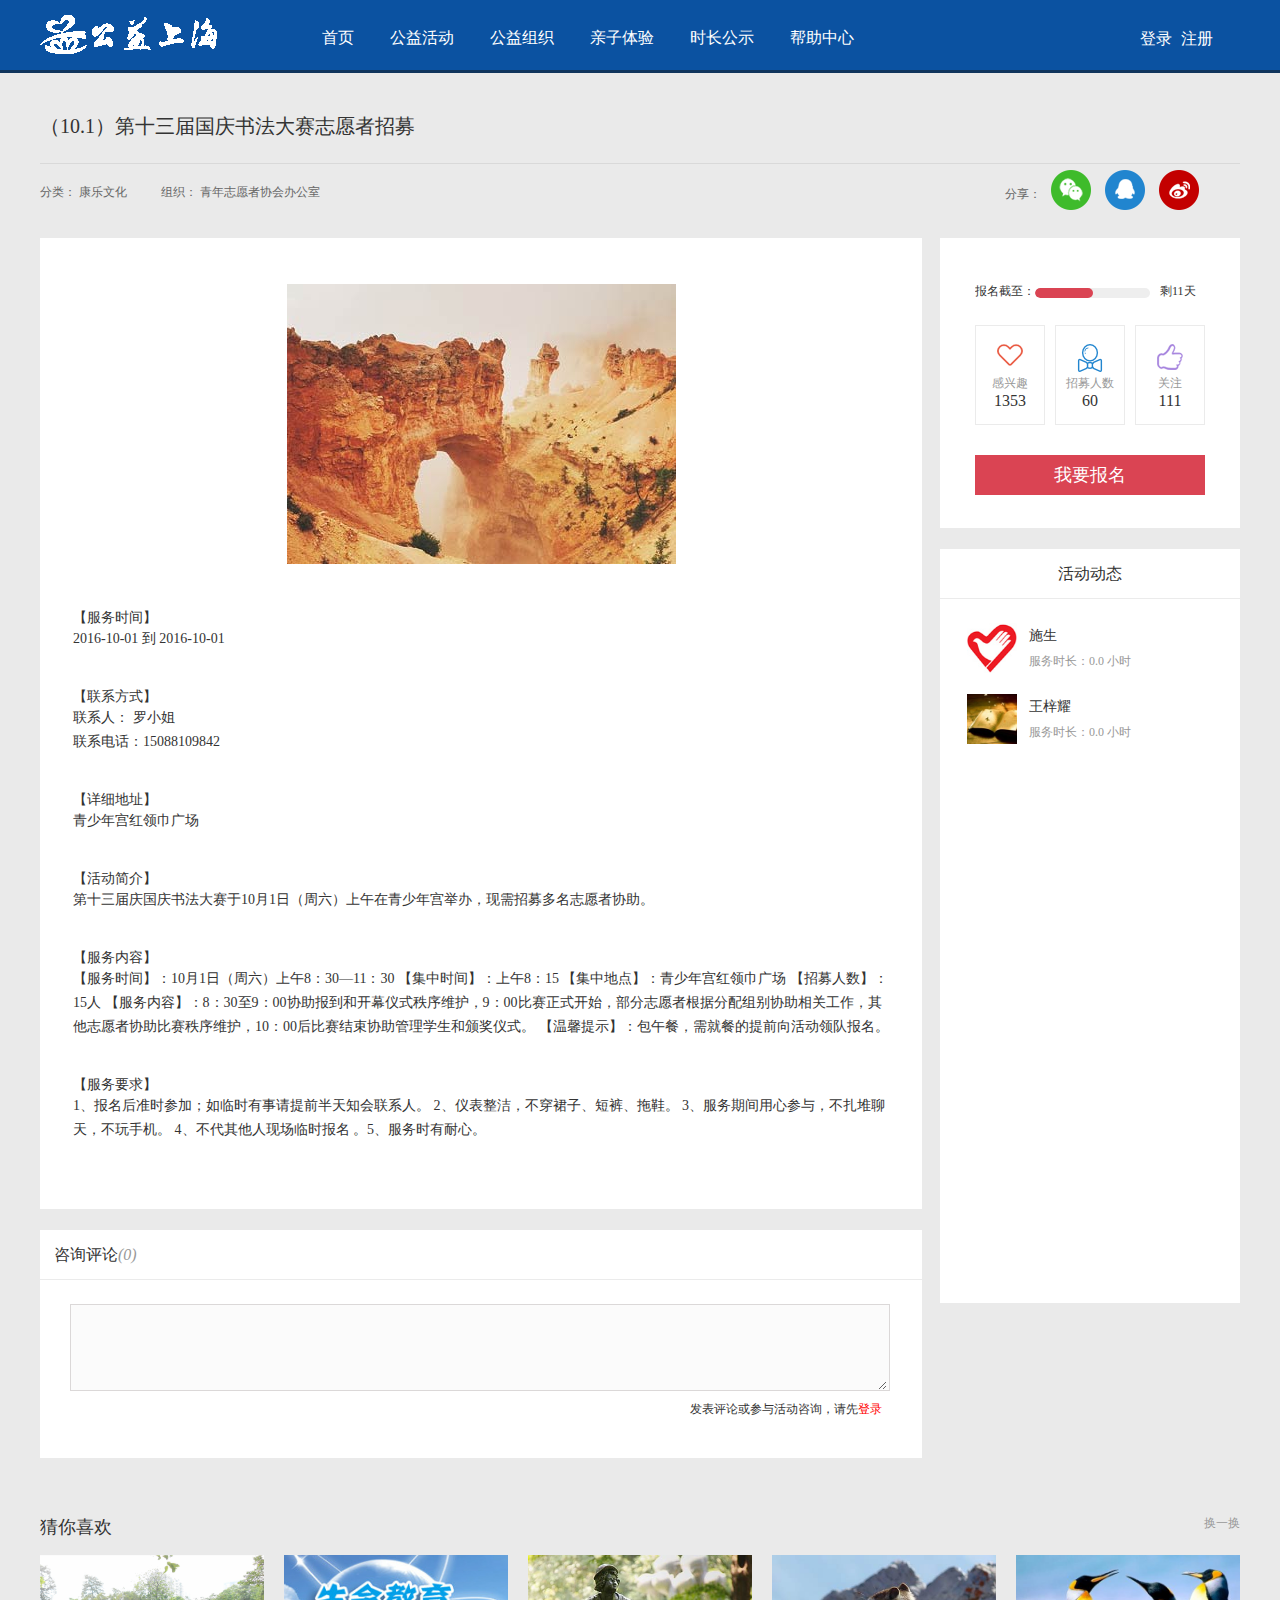
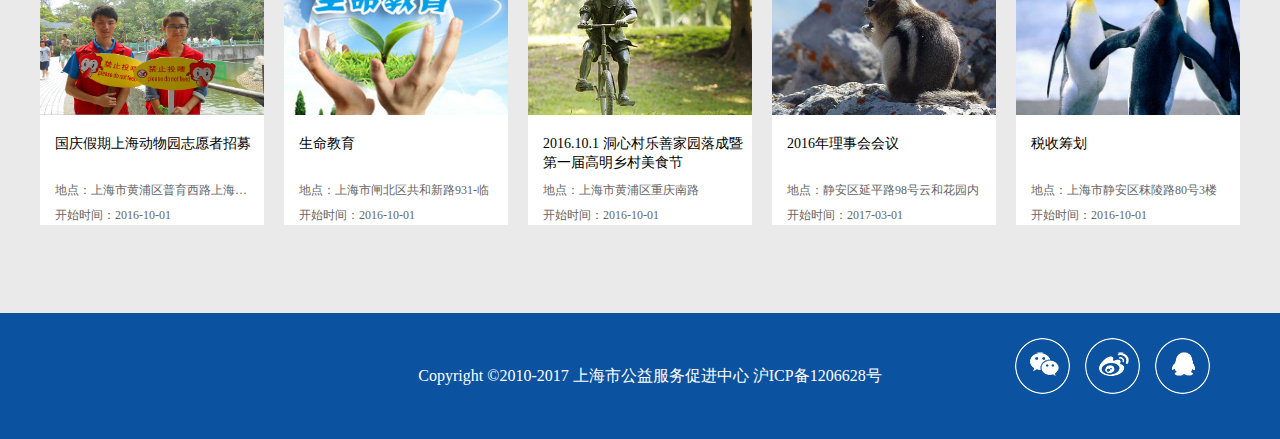
<file: pages/guoqin008.html>
<!DOCTYPE html>
<html>
	<head>
		<meta charset="UTF-8">
		<title></title>
		<link rel="stylesheet" href="../css/reset.css" />
		<link rel="stylesheet" href="../css/xiangqingy.css" />	
		<link rel="stylesheet" href="../css/common.css" />
	</head>
	
	<body>
			<!--头部-->
		<div class="container">				
			<div class="h_header" >
				<div class="h_logo">
					<img src="../images/logo.png" alt="logo" class="logo_img" />
				</div>
				<div class="h_nav">
					<ul>
						<li>
							<a href="index.html">首页</a>
						</li>
						<li>
							<a href="javascript:void(0);">公益活动</a>
						</li>
						<li>
							<a href="javascript:void(0);">公益组织</a>
						</li>
						<li>
							<a href="javascript:void(0);">亲子体验</a>
						</li>
						<li>
							<a href="javascript:void(0);">时长公示</a>
						</li>
						<li>
							<a href="javascript:void(0);">帮助中心</a>
						</li>
					</ul>
				</div>
				<div class="h_login_reg">
					<a class="h_login" href="javascript:void(0)">登录</a>
					<a class="h_reg" href="javascript:void(0)">注册</a>
				</div>
			</div>
		</div>
		<!--头部结束-->


		
		
		
<!--内容-->	
	<div class="gq_detail_con">
<!--标题-->
		<div class="details">
			<div class="detailsBox">
				<h2>（10.1）第十三届国庆书法大赛志愿者招募</h2>
			</div>
		</div>
<!--标题结束-->
<!--副标题-->
		<div class="details-TBox">
			<div class="details-T">
				<ul>
					<li>
						<span>分类：</span>
						<em class="">康乐文化</em>
					</li>
					<li>
						<span>组织：</span>
						<em class="">青年志愿者协会办公室</em>
					</li>
					<li id="share_li">
						<span>分享：</span>
						<ol>
							<li class="weixin">
								<a class="button_weixin" title="分享到微信">
									<img src="../images/wechat.png" width="40px" height="40px"/>
								</a>
							</li>
							<li class="QQ">
								<a class="button_tqq" title="分享到腾讯微博">
									<img src="../images/QQ.png" width="40px" height="40px"/>
								</a>
							</li>
							<li class="weibo">
								<a class="button_tsina" title="分享到微博">
									<img src="../images/weibo.png" width="40px" height="40px"/>
								</a>
							</li>		
						</ol>
					</li>
				</ul>
			</div>
		</div>
<!--副标题结束-->
		<div class="dConBox">
	    	<div class="dConBox-In">
	        	<div class="dConBox-L">
	            	<div class="dConBox-Top">
	                	<p align="center">
	                	 	<img src="../images/activeVolunteer/zyz_008.jpg"/>
			            </p>
	                	<h3><strong>【服务时间】</strong></h3>
	                    <p>2016-10-01 到 2016-10-01</p>
	                    <h3><strong>【联系方式】</strong></h3>
	                    <p>
	                    	联系人： 罗小姐<br />
							联系电话：15088109842<br />
						</p>
						<h3><strong>【详细地址】</strong></h3>
						<p>青少年宫红领巾广场</p>
	                    <h3><strong>【活动简介】</strong></h3>
	                    <p class='new-comment-content'>第十三届庆国庆书法大赛于10月1日（周六）上午在青少年宫举办，现需招募多名志愿者协助。</p>
	                    <h3><strong>【服务内容】</strong></h3>
	                    <p class='new-comment-content'>【服务时间】：10月1日（周六）上午8：30—11：30
							【集中时间】：上午8：15
							【集中地点】：青少年宫红领巾广场
							【招募人数】：15人
							【服务内容】：8：30至9：00协助报到和开幕仪式秩序维护，9：00比赛正式开始，部分志愿者根据分配组别协助相关工作，其他志愿者协助比赛秩序维护，10：00后比赛结束协助管理学生和颁奖仪式。
							【温馨提示】：包午餐，需就餐的提前向活动领队报名。</p>
	                    <h3><strong>【服务要求】</strong></h3>
	                    <p class='new-comment-content'>
							1、报名后准时参加；如临时有事请提前半天知会联系人。 2、仪表整洁，不穿裙子、短裤、拖鞋。 3、服务期间用心参与，不扎堆聊天，不玩手机。 4、不代其他人现场临时报名 。5、服务时有耐心。</p>
	                </div>
	            	<div class="dConBox-Bottom">
	                	<div class="dConBox-Btit">
	                    	<h2>咨询评论<i>(0)</i></h2>
	                    </div>
	                    <div class="dConBox-BconBox">
	                     	<form action="" method="" id="pinglunform" >
		                    	<div class="dB-review">
		                    		<textarea id='WeiboNewContent_s'  disabled="disabled" readonly="readonly"  name="missionReview.contents" class="sendMsg"></textarea>               	
		                        </div>
		                        <div class="tishi">
		                        	发表评论或参与活动咨询，请先<!--
		                         --><a href="">登录</a>
		                        </div>
		                    </form>  
	                    </div>   
	                </div>        
		        </div>    
	            <div class="dConBox-R">
		           	<div class="dConBoxrT">
			            <div class="enrollment">
				            <span>报名截至：</span>
				            <p class="activity-item-progress" starttime="" createTime = "" endtime="">
					        	<i class="activity-item-progress-ing"></i>
				            </p>
				            <span id="">剩11天</span>
			            </div> 
		                <ul class="clearfix">
			                <li>
				            	<img src="../images/Interest.png" />
				                <h3>感兴趣</h3>
				                <em>1353</em>
			                </li>                    
		                    <li>
			                    <img src="../images/recruit.png"/>
			                    <h3>招募人数</h3>
			                    <em>60</em>
		                    </li>
		                    <li id="li03">
			                    <img src="../images/follow.png"/>
			                    <h3>关注</h3>
			                    <em>111</em>
		                   	</li> 
		                </ul>                  
		                <div class="blue-btn">
		                	我要报名
		                </div>
		            </div>
	              	<div class="dConBoxrB">
	                    <h2>活动动态</h2>
	                    <div class="dConBoxrBli">
	                    	<ul>
		                    	<li>
									<div class="dConBoxrbImg">
										<img src="../images/gq.jpg" width="50" height="50" />
									</div>
									<div class="dConBoxrbcon">
										<h3>施生</h3>
										<p>服务时长：0.0 小时</p>
									</div>
		                        </li>
		                    	<li>
		                        	<div class="dConBoxrbImg">
		                        		<img src="../images/huoyzyz01.jpg" width="50" height="50" />
		                        	</div>
		                            <div class="dConBoxrbcon">
		                            	<h3>王梓耀</h3>
		                                <p>服务时长：0.0 小时</p>
		                            </div>	
		                        </li>
	                    	</ul>
	                    </div>
	                </div>
	            </div>
	        </div>
    	</div>
		<div class="yourlove">
	    	<div class="loveBox">
	        	<div class="loveBox-title">
                	<h2>猜你喜欢</h2>
                    <a onclick="">换一换</a>
	            </div>
	            <ul id="likeList">
	             	<li>
						<div class="likeadimg">
							<a href="guoqing.html">
								<img src="../images/tuijian01.png" width="224" height="160" />
							</a>
						</div>
						<h3>
							<a href="guoqing.html">国庆假期上海动物园志愿者招募</a>
						</h3>
						<p>地点：上海市黄浦区普育西路上海公益新天地园-8号楼</p>
						<p>开始时间：2016-10-01</p>
					</li>
					<li>
						<div class="likeadimg">
							<a href="shengming.html">
								<img src="../images/tuijian02.jpg" width="224" height="160" />
							</a>
						</div>
						<h3>
							<a href="shengming.html">生命教育</a>
						</h3>
						<p>地点：上海市闸北区共和新路931-临</p>
						<p>开始时间：2016-10-01</p>
					</li>
					<li>
						<div class="likeadimg">
							<a href="dongxincun.html">
								<img src="../images/tuijian03.jpg" width="224" height="160" />
							</a>
						</div>
						<h3>
							<a href="dongxincun.html">2016.10.1 洞心村乐善家园落成暨第一届高明乡村美食节</a>
						</h3>
						<p>地点：上海市黄浦区重庆南路</p>
						<p>开始时间：2016-10-01</p>
					</li>
					<li>
						<div class="likeadimg">
							<a href="lishi.html">
								<img src="../images/tuijian04.jpg" width="224" height="160" />
							</a>
						</div>
						<h3>
							<a href="lishi.html">2016年理事会会议</a>
						</h3>
						<p>地点：静安区延平路98号云和花园内</p>
						<p>开始时间：2017-03-01</p>
					</li>
					<li class="li05">
						<div class="likeadimg">
							<a href="shuishou.html">
								<img src="../images/tuijian05.jpg" width="224" height="160" />
							</a>
						</div>
						<h3>
							<a href="shuishou.html">税收筹划</a>
						</h3>
						<p>地点：上海市静安区秣陵路80号3楼</p>
						<p>开始时间：2016-10-01</p>
					</li>
	            </ul>
	        </div>
	  	</div>
</div>
	
<!--内容结束-->		
	
<!--底部-->
		<div class="footer">
			<div class="footer_con">
				<p class="copyright"> Copyright &copy;2010-2017 上海市公益服务促进中心 沪ICP备1206628号</p>
				<ul class="enjon_icon">
					<li><a href="#" class="icon_01"></a></li>
					<li><a href="#" class="icon_02"></a></li>
					<li><a href="#" class="icon_03"></a></li>
				</ul>
			</div>
		</div>
<!--底部-->
	</body>
</html>
</file>
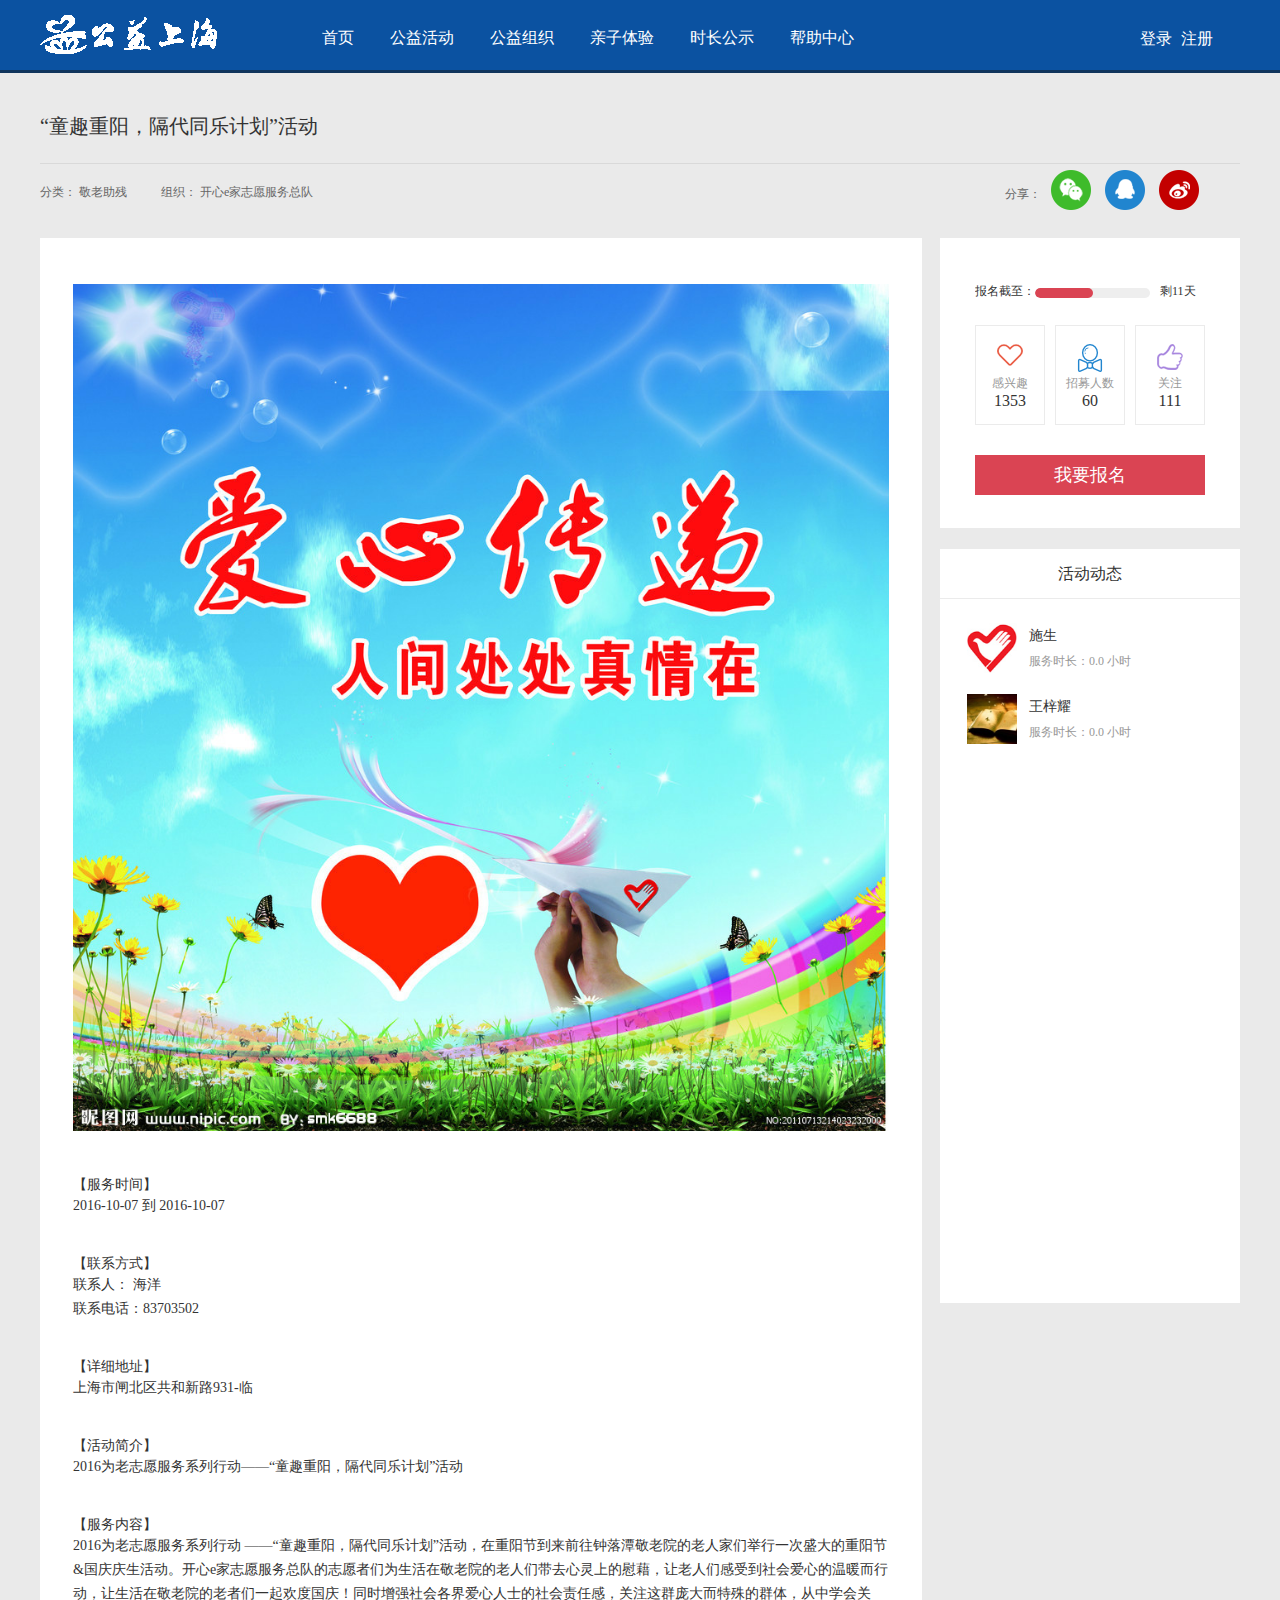
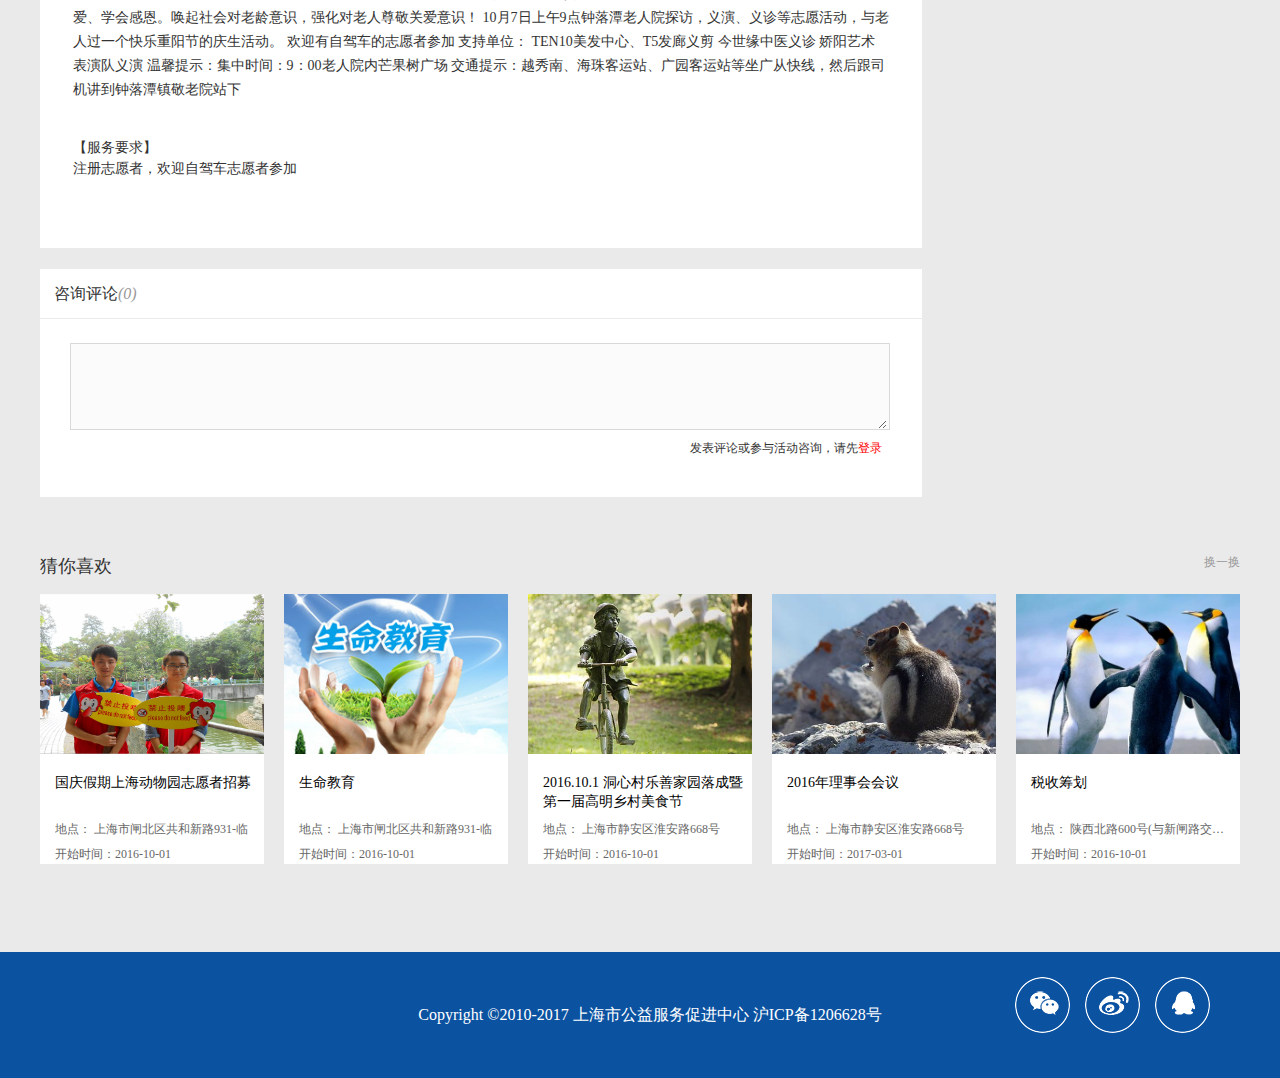
<file: pages/guoqin_last.html>
<!DOCTYPE html>
<html>
	<head>
		<meta charset="UTF-8">
		<title></title>
		<link rel="stylesheet" href="../css/reset.css" />	
		<link rel="stylesheet" href="../css/common.css" />		
		<link rel="stylesheet" href="../css/xiangqingy.css" />
	</head>
	
	<body>
			<!--头部-->
		<div class="container">				
			<div class="h_header" >
				<div class="h_logo">
					<img src="../images/logo.png" alt="logo" class="logo_img" />
				</div>
				<div class="h_nav">
					<ul>
						<li>
							<a href="index.html">首页</a>
						</li>
						<li>
							<a href="javascript:void(0);">公益活动</a>
						</li>
						<li>
							<a href="javascript:void(0);">公益组织</a>
						</li>
						<li>
							<a href="javascript:void(0);">亲子体验</a>
						</li>
						<li>
							<a href="javascript:void(0);">时长公示</a>
						</li>
						<li>
							<a href="javascript:void(0);">帮助中心</a>
						</li>
					</ul>
				</div>
				<div class="h_login_reg">
					<a class="h_login" href="javascript:void(0)">登录</a>
					<a class="h_reg" href="javascript:void(0)">注册</a>
				</div>
			</div>
		</div>
		<!--头部结束-->


		
		
<!--内容-->	
	<div class="gq_detail_con">
<!--标题-->
		<div class="details">
			<div class="detailsBox">
				<h2>“童趣重阳，隔代同乐计划”活动</h2>
			</div>
		</div>
<!--标题结束-->
<!--副标题-->
		<div class="details-TBox">
			<div class="details-T">
				<ul>
					<li>
						<span>分类：</span>
						<em class=""> 敬老助残</em>
					</li>
					<li>
						<span>组织：</span>
						<em class="">开心e家志愿服务总队</em>
					</li>
					<li id="share_li">
						<span>分享：</span>
						<ol>
							<li class="weixin">
								<a class="button_weixin" title="分享到微信">
									<img src="../images/wechat.png" width="40px" height="40px"/>
								</a>
							</li>
							<li class="QQ">
								<a class="button_tqq" title="分享到腾讯微博">
									<img src="../images/QQ.png" width="40px" height="40px"/>
								</a>
							</li>
							<li class="weibo">
								<a class="button_tsina" title="分享到微博">
									<img src="../images/weibo.png" width="40px" height="40px"/>
								</a>
							</li>		
						</ol>
					</li>
				</ul>
			</div>
		</div>
<!--副标题结束-->
		<div class="dConBox">
	    	<div class="dConBox-In">
	        	<div class="dConBox-L">
	            	<div class="dConBox-Top">
	                	<p align="center">
	                	 	<img src="../images/last_img.jpg"/>
			            </p>
	                	<h3><strong>【服务时间】</strong></h3>
	                    <p>2016-10-07 到 2016-10-07</p>
	                    <h3><strong>【联系方式】</strong></h3>
	                    <p>
	                    	联系人： 海洋<br>
							联系电话：83703502<br>
						</p>
						<h3><strong>【详细地址】</strong></h3>
						<p> 上海市闸北区共和新路931-临</p>
	                    <h3><strong>【活动简介】</strong></h3>
	                    <p class='new-comment-content'>2016为老志愿服务系列行动——“童趣重阳，隔代同乐计划”活动</p>
	                    <h3><strong>【服务内容】</strong></h3>
	                    <p class='new-comment-content'>2016为老志愿服务系列行动 ——“童趣重阳，隔代同乐计划”活动，在重阳节到来前往钟落潭敬老院的老人家们举行一次盛大的重阳节&国庆庆生活动。开心e家志愿服务总队的志愿者们为生活在敬老院的老人们带去心灵上的慰藉，让老人们感受到社会爱心的温暖而行动，让生活在敬老院的老者们一起欢度国庆！同时增强社会各界爱心人士的社会责任感，关注这群庞大而特殊的群体，从中学会关爱、学会感恩。唤起社会对老龄意识，强化对老人尊敬关爱意识！ 10月7日上午9点钟落潭老人院探访，义演、义诊等志愿活动，与老人过一个快乐重阳节的庆生活动。 欢迎有自驾车的志愿者参加 支持单位： TEN10美发中心、T5发廊义剪 今世缘中医义诊 娇阳艺术表演队义演 温馨提示：集中时间：9：00老人院内芒果树广场 交通提示：越秀南、海珠客运站、广园客运站等坐广从快线，然后跟司机讲到钟落潭镇敬老院站下</p>
	                    <h3><strong>【服务要求】</strong></h3>
	                    <p class='new-comment-content'>注册志愿者，欢迎自驾车志愿者参加</p>
	                </div>
	            	<div class="dConBox-Bottom">
	                	<div class="dConBox-Btit">
	                    	<h2>咨询评论<i>(0)</i></h2>
	                    </div>
	                    <div class="dConBox-BconBox">
	                     	<form action="" method="" id="pinglunform" >
		                    	<div class="dB-review">
		                    		<textarea id='WeiboNewContent_s'  disabled="disabled" readonly="readonly"  name="missionReview.contents" class="sendMsg"></textarea>               	
		                        </div>
		                        <div class="tishi">
		                        	发表评论或参与活动咨询，请先<!--
		                         --><a href="">登录</a>
		                        </div>
		                    </form>  
	                    </div>   
	                </div>        
		        </div>    
	            <div class="dConBox-R">
		           	<div class="dConBoxrT">
			            <div class="enrollment">
				            <span>报名截至：</span>
				            <p class="activity-item-progress" starttime="" createTime = "" endtime="">
					        	<i class="activity-item-progress-ing"></i>
				            </p>
				            <span id="">剩11天</span>
			            </div> 
		                <ul class="clearfix">
			                <li>
				            	<img src="../images/Interest.png" />
				                <h3>感兴趣</h3>
				                <em>1353</em>
			                </li>                    
		                    <li>
			                    <img src="../images/recruit.png"/>
			                    <h3>招募人数</h3>
			                    <em>60</em>
		                    </li>
		                    <li id="li03">
			                    <img src="../images/follow.png"/>
			                    <h3>关注</h3>
			                    <em>111</em>
		                   	</li> 
		                </ul>                  
		                <div class="blue-btn">
		                	我要报名
		                </div>
		            </div>
	              	<div class="dConBoxrB">
	                    <h2>活动动态</h2>
	                    <div class="dConBoxrBli">
	                    	<ul>
		                    	<li>
									<div class="dConBoxrbImg">
										<img src="../images/gq.jpg" width="50" height="50" />
									</div>
									<div class="dConBoxrbcon">
										<h3>施生</h3>
										<p>服务时长：0.0 小时</p>
									</div>
		                        </li>
		                    	<li>
		                        	<div class="dConBoxrbImg">
		                        		<img src="../images/huoyzyz01.jpg" width="50" height="50" />
		                        	</div>
		                            <div class="dConBoxrbcon">
		                            	<h3>王梓耀</h3>
		                                <p>服务时长：0.0 小时</p>
		                            </div>	
		                        </li>
	                    	</ul>
	                    </div>
	                </div>
	            </div>
	        </div>
    	</div>
		<div class="yourlove">
	    	<div class="loveBox">
	        	<div class="loveBox-title">
                	<h2>猜你喜欢</h2>
                    <a onclick="">换一换</a>
	            </div>
	            <ul id="likeList">
	             	<li>
						<div class="likeadimg">
							<a href="guoqing.html">
								<img src="../images/tuijian01.png" width="224" height="160" />
							</a>
						</div>
						<h3>
							<a href="guoqing.html">国庆假期上海动物园志愿者招募</a>
						</h3>
						<p>地点： 上海市闸北区共和新路931-临</p>
						<p>开始时间：2016-10-01</p>
					</li>
					<li>
						<div class="likeadimg">
							<a href="shengming.html">
								<img src="../images/tuijian02.jpg" width="224" height="160" />
							</a>
						</div>
						<h3>
							<a href="shengming.html">生命教育</a>
						</h3>
						<p>地点： 上海市闸北区共和新路931-临</p>
						<p>开始时间：2016-10-01</p>
					</li>
					<li>
						<div class="likeadimg">
							<a href="dongxincun.html">
								<img src="../images/tuijian03.jpg" width="224" height="160" />
							</a>
						</div>
						<h3>
							<a href="dongxincun.html">2016.10.1 洞心村乐善家园落成暨第一届高明乡村美食节</a>
						</h3>
						<p>地点：  上海市静安区淮安路668号</p>
						<p>开始时间：2016-10-01</p>
					</li>
					<li>
						<div class="likeadimg">
							<a href="lishi.html">
								<img src="../images/tuijian04.jpg" width="224" height="160" />
							</a>
						</div>
						<h3>
							<a href="lishi.html">2016年理事会会议</a>
						</h3>
						<p>地点： 上海市静安区淮安路668号</p>
						<p>开始时间：2017-03-01</p>
					</li>
					<li class="li05">
						<div class="likeadimg">
							<a href="shuishou.html">
								<img src="../images/tuijian05.jpg" width="224" height="160" />
							</a>
						</div>
						<h3>
							<a href="shuishou.html">税收筹划</a>
						</h3>
						<p>地点：  陕西北路600号(与新闸路交汇处)</p>
						<p>开始时间：2016-10-01</p>
					</li>
	            </ul>
	        </div>
	  	</div>
	</div>
	
<!--内容结束-->		
	
<!--底部-->
		<div class="footer">
			<div class="footer_con">
				<p class="copyright"> Copyright &copy;2010-2017 上海市公益服务促进中心 沪ICP备1206628号</p>
				<ul class="enjon_icon">
					<li><a href="#" class="icon_01"></a></li>
					<li><a href="#" class="icon_02"></a></li>
					<li><a href="#" class="icon_03"></a></li>
				</ul>
			</div>
		</div>
<!--底部-->
	</body>
</html>
</file>
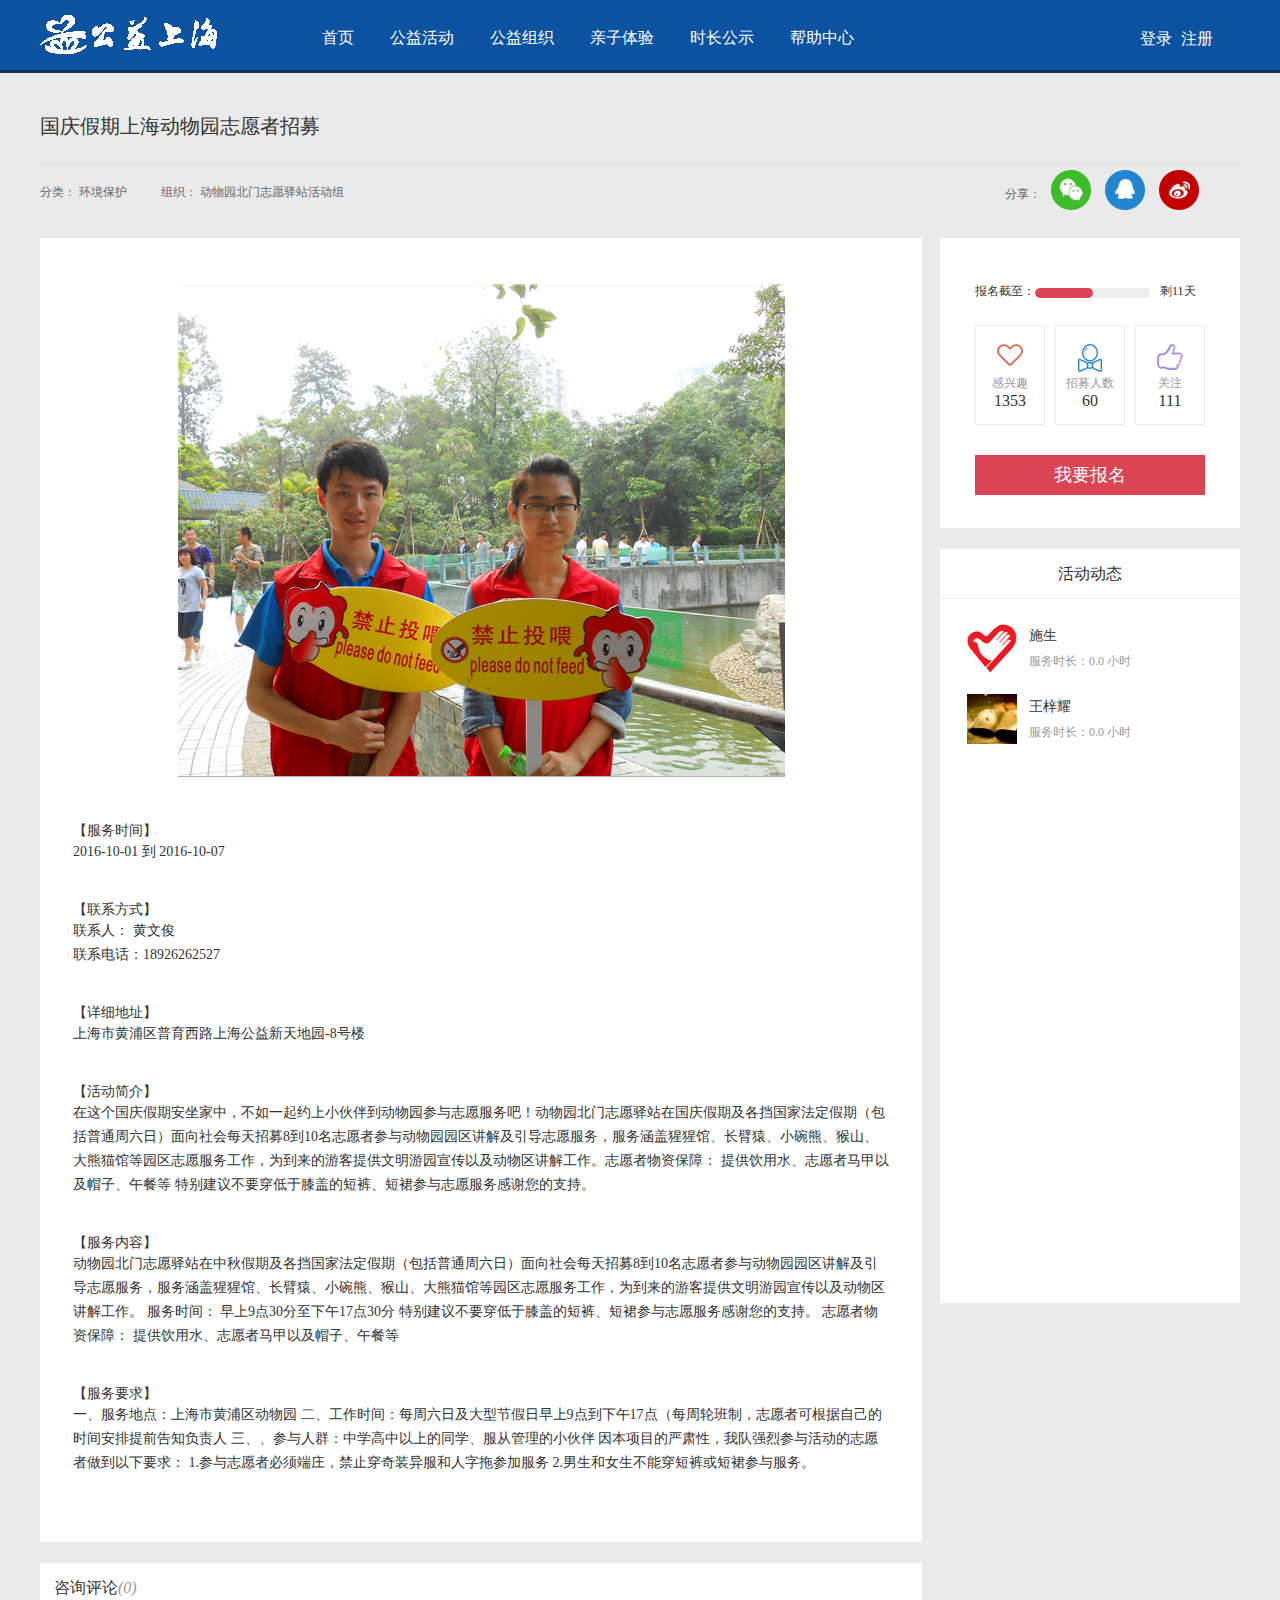
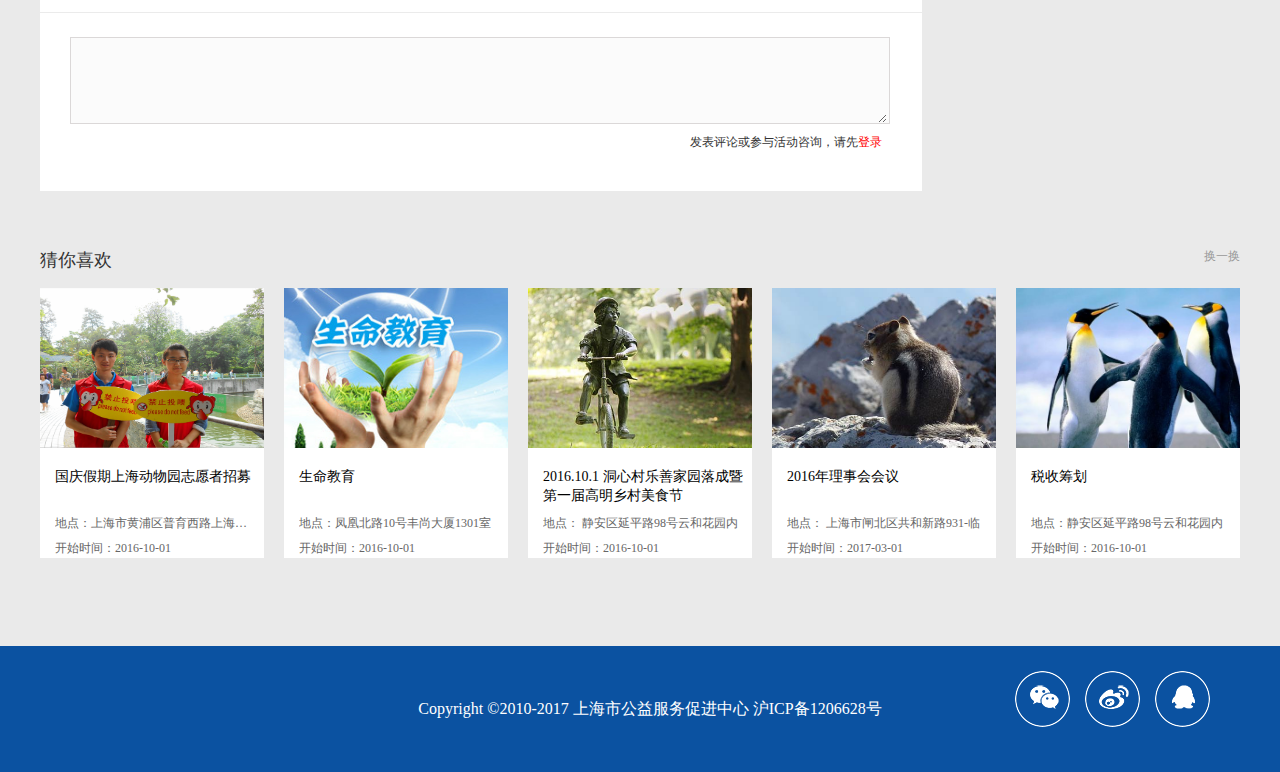
<file: pages/guoqing.html>
<!DOCTYPE html>
<html>
	<head>
		<meta charset="UTF-8">
		<title></title>
		<link rel="stylesheet" href="../css/reset.css" />
		<link rel="stylesheet" href="../css/xiangqingy.css" />	
		<link rel="stylesheet" href="../css/common.css" />
	</head>
	
	<body>
			<!--头部-->
		<div class="container">				
			<div class="h_header" >
				<div class="h_logo">
					<img src="../images/logo.png" alt="logo" class="logo_img" />
				</div>
				<div class="h_nav">
					<ul>
						<li>
							<a href="index.html">首页</a>
						</li>
						<li>
							<a href="javascript:void(0);">公益活动</a>
						</li>
						<li>
							<a href="javascript:void(0);">公益组织</a>
						</li>
						<li>
							<a href="javascript:void(0);">亲子体验</a>
						</li>
						<li>
							<a href="javascript:void(0);">时长公示</a>
						</li>
						<li>
							<a href="javascript:void(0);">帮助中心</a>
						</li>
					</ul>
				</div>
				<div class="h_login_reg">
					<a class="h_login" href="javascript:void(0)">登录</a>
					<a class="h_reg" href="javascript:void(0)">注册</a>
				</div>
			</div>
		</div>
		<!--头部结束-->


		
		
<!--内容-->	
	<div class="gq_detail_con">
<!--标题-->
		<div class="details">
			<div class="detailsBox">
				<h2>国庆假期上海动物园志愿者招募</h2>
			</div>
		</div>
<!--标题结束-->
<!--副标题-->
		<div class="details-TBox">
			<div class="details-T">
				<ul>
					<li>
						<span>分类：</span>
						<em class="">环境保护</em>
					</li>
					<li>
						<span>组织：</span>
						<em class="">动物园北门志愿驿站活动组</em>
					</li>
					<li id="share_li">
						<span>分享：</span>
						<ol>
							<li class="weixin">
								<a class="button_weixin" title="分享到微信">
									<img src="../images/wechat.png" width="40px" height="40px"/>
								</a>
							</li>
							<li class="QQ">
								<a class="button_tqq" title="分享到腾讯微博">
									<img src="../images/QQ.png" width="40px" height="40px"/>
								</a>
							</li>
							<li class="weibo">
								<a class="button_tsina" title="分享到微博">
									<img src="../images/weibo.png" width="40px" height="40px"/>
								</a>
							</li>		
						</ol>
					</li>
				</ul>
			</div>
		</div>
<!--副标题结束-->
		<div class="dConBox">
	    	<div class="dConBox-In">
	        	<div class="dConBox-L">
	            	<div class="dConBox-Top">
	                	<p align="center">
	                	 	<img src="../images/tuijian01.png"/>
			            </p>
	                	<h3><strong>【服务时间】</strong></h3>
	                    <p>2016-10-01 到 2016-10-07</p>
	                    <h3><strong>【联系方式】</strong></h3>
	                    <p>
	                    	联系人： 黄文俊<br />
							联系电话：18926262527<br />
						</p>
						<h3><strong>【详细地址】</strong></h3>
						<p>上海市黄浦区普育西路上海公益新天地园-8号楼</p>
	                    <h3><strong>【活动简介】</strong></h3>
	                    <p class='new-comment-content'>在这个国庆假期安坐家中，不如一起约上小伙伴到动物园参与志愿服务吧！动物园北门志愿驿站在国庆假期及各挡国家法定假期（包括普通周六日）面向社会每天招募8到10名志愿者参与动物园园区讲解及引导志愿服务，服务涵盖猩猩馆、长臂猿、小碗熊、猴山、大熊猫馆等园区志愿服务工作，为到来的游客提供文明游园宣传以及动物区讲解工作。志愿者物资保障： 提供饮用水、志愿者马甲以及帽子、午餐等 特别建议不要穿低于膝盖的短裤、短裙参与志愿服务感谢您的支持。</p>
	                    <h3><strong>【服务内容】</strong></h3>
	                    <p class='new-comment-content'>动物园北门志愿驿站在中秋假期及各挡国家法定假期（包括普通周六日）面向社会每天招募8到10名志愿者参与动物园园区讲解及引导志愿服务，服务涵盖猩猩馆、长臂猿、小碗熊、猴山、大熊猫馆等园区志愿服务工作，为到来的游客提供文明游园宣传以及动物区讲解工作。 服务时间： 早上9点30分至下午17点30分 特别建议不要穿低于膝盖的短裤、短裙参与志愿服务感谢您的支持。 志愿者物资保障： 提供饮用水、志愿者马甲以及帽子、午餐等</p>
	                    <h3><strong>【服务要求】</strong></h3>
	                    <p class='new-comment-content'>一、服务地点：上海市黄浦区动物园 二、工作时间：每周六日及大型节假日早上9点到下午17点（每周轮班制，志愿者可根据自己的时间安排提前告知负责人 三、、参与人群：中学高中以上的同学、服从管理的小伙伴 因本项目的严肃性，我队强烈参与活动的志愿者做到以下要求： 1.参与志愿者必须端庄，禁止穿奇装异服和人字拖参加服务 2.男生和女生不能穿短裤或短裙参与服务。</p>
	                </div>
	            	<div class="dConBox-Bottom">
	                	<div class="dConBox-Btit">
	                    	<h2>咨询评论<i>(0)</i></h2>
	                    </div>
	                    <div class="dConBox-BconBox">
	                     	<form action="" method="" id="pinglunform" >
		                    	<div class="dB-review">
		                    		<textarea id='WeiboNewContent_s'  disabled="disabled" readonly="readonly"  name="missionReview.contents" class="sendMsg"></textarea>               	
		                        </div>
		                        <div class="tishi">
		                        	发表评论或参与活动咨询，请先<!--
		                         --><a href="">登录</a>
		                        </div>
		                    </form>  
	                    </div>   
	                </div>        
		        </div>    
	            <div class="dConBox-R">
		           	<div class="dConBoxrT">
			            <div class="enrollment">
				            <span>报名截至：</span>
				            <p class="activity-item-progress" starttime="" createTime = "" endtime="">
					        	<i class="activity-item-progress-ing"></i>
				            </p>
				            <span id="">剩11天</span>
			            </div> 
		                <ul class="clearfix">
			                <li>
				            	<img src="../images/Interest.png" />
				                <h3>感兴趣</h3>
				                <em>1353</em>
			                </li>                    
		                    <li>
			                    <img src="../images/recruit.png"/>
			                    <h3>招募人数</h3>
			                    <em>60</em>
		                    </li>
		                    <li id="li03">
			                    <img src="../images/follow.png"/>
			                    <h3>关注</h3>
			                    <em>111</em>
		                   	</li> 
		                </ul>                  
		                <div class="blue-btn">
		                	我要报名
		                </div>
		            </div>
	              	<div class="dConBoxrB">
	                    <h2>活动动态</h2>
	                    <div class="dConBoxrBli">
	                    	<ul>
		                    	<li>
									<div class="dConBoxrbImg">
										<img src="../images/gq.jpg" width="50" height="50" />
									</div>
									<div class="dConBoxrbcon">
										<h3>施生</h3>
										<p>服务时长：0.0 小时</p>
									</div>
		                        </li>
		                    	<li>
		                        	<div class="dConBoxrbImg">
		                        		<img src="../images/huoyzyz01.jpg" width="50" height="50" />
		                        	</div>
		                            <div class="dConBoxrbcon">
		                            	<h3>王梓耀</h3>
		                                <p>服务时长：0.0 小时</p>
		                            </div>	
		                        </li>
	                    	</ul>
	                    </div>
	                </div>
	            </div>
	        </div>
    	</div>
		<div class="yourlove">
	    	<div class="loveBox">
	        	<div class="loveBox-title">
                	<h2>猜你喜欢</h2>
                    <a onclick="">换一换</a>
	            </div>
	            <ul id="likeList">
	             	<li>
						<div class="likeadimg">
							<a href="guoqing.html">
								<img src="../images/tuijian01.png" width="224" height="160" />
							</a>
						</div>
						<h3>
							<a href="guoqing.html">国庆假期上海动物园志愿者招募</a>
						</h3>
						<p>地点：上海市黄浦区普育西路上海公益新天地园-8号楼</p>
						<p>开始时间：2016-10-01</p>
					</li>
					<li>
						<div class="likeadimg">
							<a href="shengming.html">
								<img src="../images/tuijian02.jpg" width="224" height="160" />
							</a>
						</div>
						<h3>
							<a href="shengming.html">生命教育</a>
						</h3>
						<p>地点：凤凰北路10号丰尚大厦1301室</p>
						<p>开始时间：2016-10-01</p>
					</li>
					<li>
						<div class="likeadimg">
							<a href="dongxincun.html">
								<img src="../images/tuijian03.jpg" width="224" height="160" />
							</a>
						</div>
						<h3>
							<a href="dongxincun.html">2016.10.1 洞心村乐善家园落成暨第一届高明乡村美食节</a>
						</h3>
						<p>地点： 静安区延平路98号云和花园内</p>
						<p>开始时间：2016-10-01</p>
					</li>
					<li>
						<div class="likeadimg">
							<a href="lishi.html">
								<img src="../images/tuijian04.jpg" width="224" height="160" />
							</a>
						</div>
						<h3>
							<a href="lishi.html">2016年理事会会议</a>
						</h3>
						<p>地点： 上海市闸北区共和新路931-临</p>
						<p>开始时间：2017-03-01</p>
					</li>
					<li class="li05">
						<div class="likeadimg">
							<a href="shuishou.html">
								<img src="../images/tuijian05.jpg" width="224" height="160" />
							</a>
						</div>
						<h3>
							<a href="shuishou.html">税收筹划</a>
						</h3>
						<p>地点：静安区延平路98号云和花园内</p>
						<p>开始时间：2016-10-01</p>
					</li>
	            </ul>
	        </div>
	  	</div>

	</div>
<!--内容结束-->		
	
<!--底部-->
		<div class="footer">
			<div class="footer_con">
				<p class="copyright"> Copyright &copy;2010-2017 上海市公益服务促进中心 沪ICP备1206628号</p>
				<ul class="enjon_icon">
					<li><a href="#" class="icon_01"></a></li>
					<li><a href="#" class="icon_02"></a></li>
					<li><a href="#" class="icon_03"></a></li>
				</ul>
			</div>
		</div>
<!--底部-->
	</body>
</html>
</file>
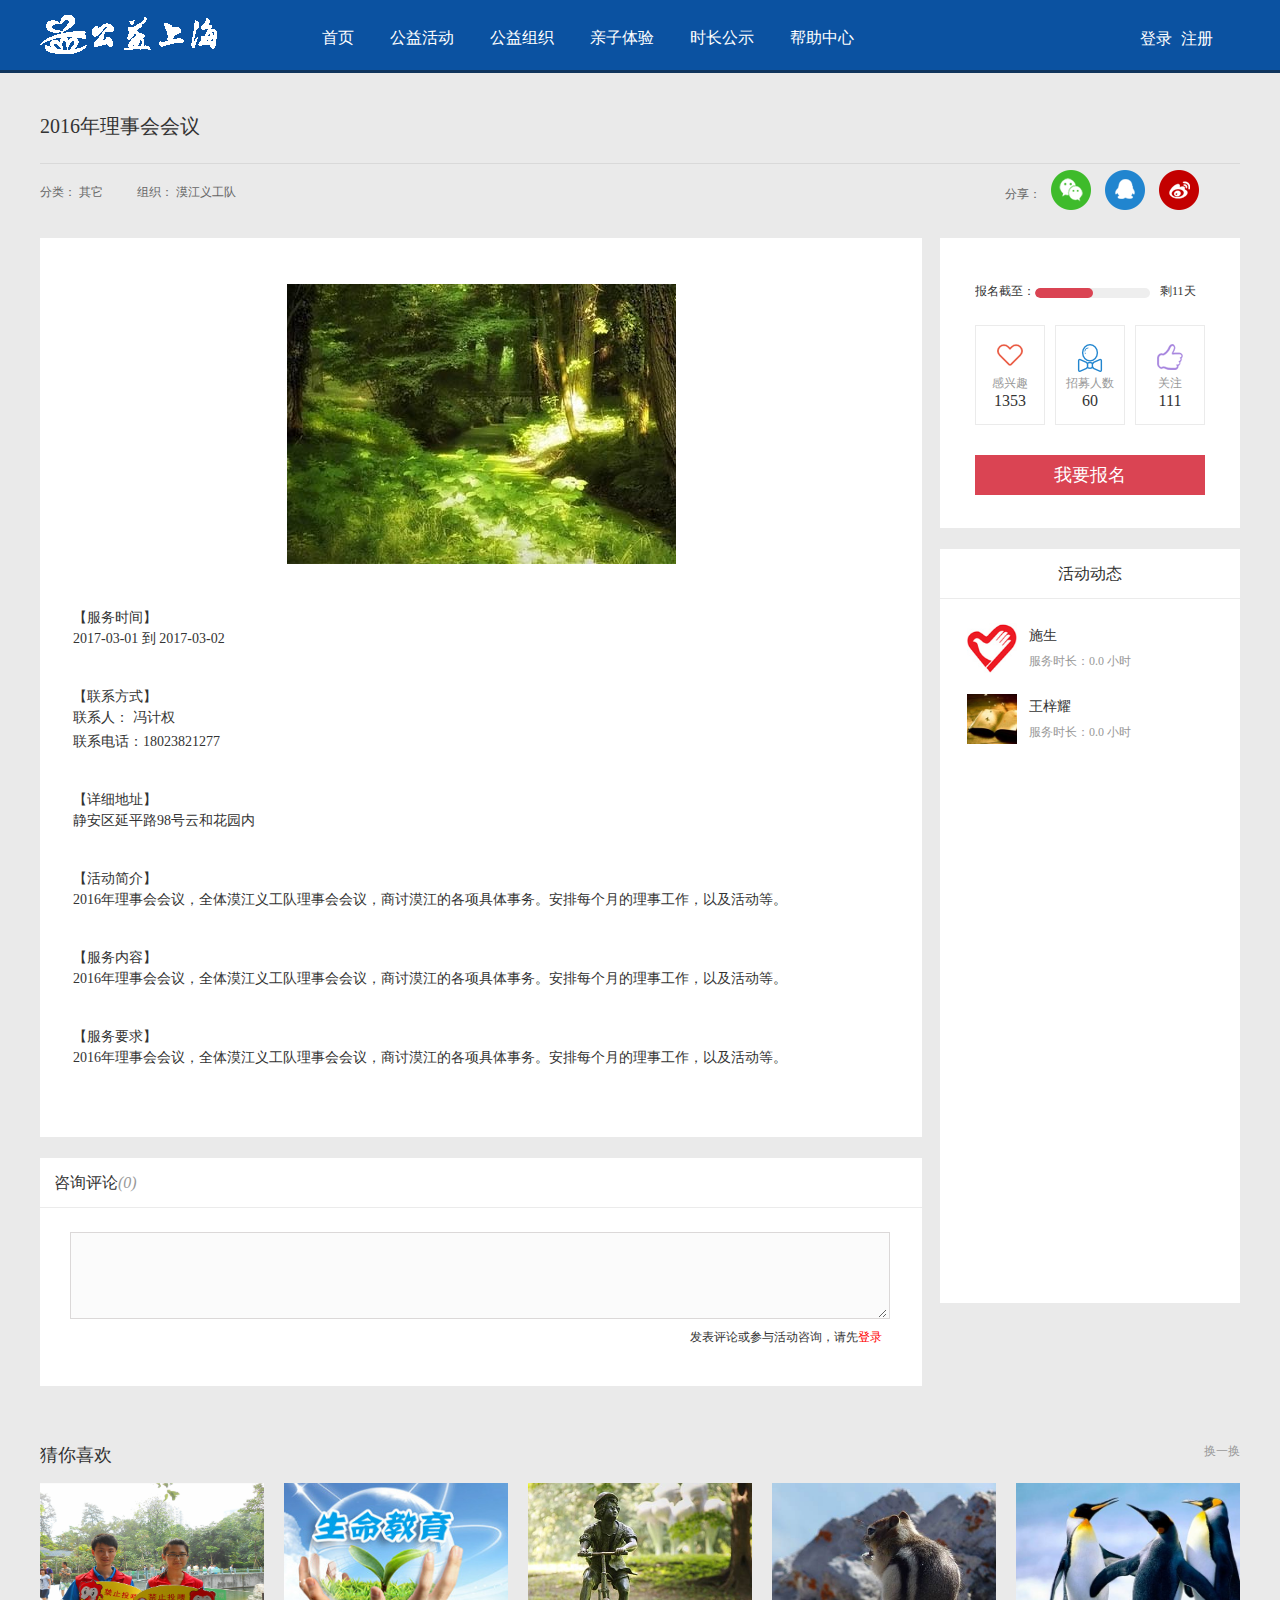
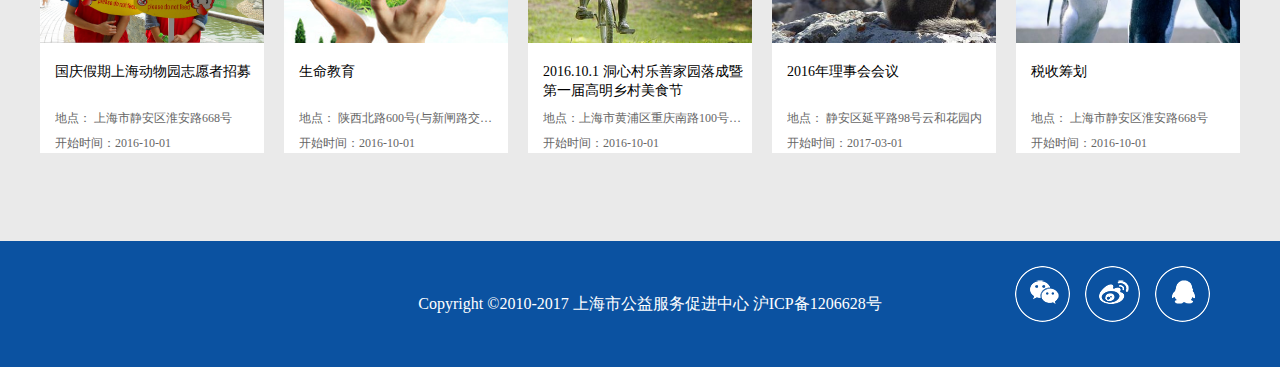
<file: pages/lishi.html>
<!DOCTYPE html>
<html>
	<head>
		<meta charset="UTF-8">
		<title></title>
		<link rel="stylesheet" href="../css/reset.css" />
		<link rel="stylesheet" href="../css/xiangqingy.css" />	
		<link rel="stylesheet" href="../css/common.css" />
	</head>
	
	<body>
			<!--头部-->
		<div class="container">				
			<div class="h_header" >
				<div class="h_logo">
					<img src="../images/logo.png" alt="logo" class="logo_img" />
				</div>
				<div class="h_nav">
					<ul>
						<li>
							<a href="index.html">首页</a>
						</li>
						<li>
							<a href="javascript:void(0);">公益活动</a>
						</li>
						<li>
							<a href="javascript:void(0);">公益组织</a>
						</li>
						<li>
							<a href="javascript:void(0);">亲子体验</a>
						</li>
						<li>
							<a href="javascript:void(0);">时长公示</a>
						</li>
						<li>
							<a href="javascript:void(0);">帮助中心</a>
						</li>
					</ul>
				</div>
				<div class="h_login_reg">
					<a class="h_login" href="javascript:void(0)">登录</a>
					<a class="h_reg" href="javascript:void(0)">注册</a>
				</div>
			</div>
		</div>
		<!--头部结束-->


		
		
		
<!--内容-->	
	<div class="gq_detail_con">	
<!--标题-->
		<div class="details">
			<div class="detailsBox">
				<h2>
					2016年理事会会议
				</h2>
			</div>
		</div>
<!--标题结束-->
<!--副标题-->
		<div class="details-TBox">
			<div class="details-T">
				<ul>
					<li>
						<span>分类：</span>
						<em class="">其它</em>
					</li>
					<li>
						<span>组织：</span>
						<em class="">漠江义工队</em>
					</li>
					<li id="share_li">
						<span>分享：</span>
						<ol>
							<li class="weixin">
								<a class="button_weixin" title="分享到微信">
									<img src="../images/wechat.png" width="40px" height="40px"/>
								</a>
							</li>
							<li class="QQ">
								<a class="button_tqq" title="分享到腾讯微博">
									<img src="../images/QQ.png" width="40px" height="40px"/>
								</a>
							</li>
							<li class="weibo">
								<a class="button_tsina" title="分享到微博">
									<img src="../images/weibo.png" width="40px" height="40px"/>
								</a>
							</li>		
						</ol>
					</li>
				</ul>
			</div>
		</div>
<!--副标题结束-->
		<div class="dConBox">
	    	<div class="dConBox-In">
	        	<div class="dConBox-L">
	            	<div class="dConBox-Top">
	                	<p align="center">
	                	 	<img src="../images/lishi.jpg"/>
			            </p>
	                	<h3><strong>【服务时间】</strong></h3>
	                    <p>
	                    	2017-03-01 到 2017-03-02
	                    </p>
	                    <h3><strong>【联系方式】</strong></h3>
	                    <p>
	                    	联系人：  冯计权<br />
							联系电话：18023821277<br />
						</p>
						<h3><strong>【详细地址】</strong></h3>
						<p>
							 静安区延平路98号云和花园内
						</p>
	                    <h3><strong>【活动简介】</strong></h3>
	                    <p class='new-comment-content'>
	                    	2016年理事会会议，全体漠江义工队理事会会议，商讨漠江的各项具体事务。安排每个月的理事工作，以及活动等。
	                    </p>
	                    <h3><strong>【服务内容】</strong></h3>
	                    <p class='new-comment-content'>
	                    	2016年理事会会议，全体漠江义工队理事会会议，商讨漠江的各项具体事务。安排每个月的理事工作，以及活动等。
	                    </p>
	                    <h3><strong>【服务要求】</strong></h3>
	                    <p class='new-comment-content'>
	                    	2016年理事会会议，全体漠江义工队理事会会议，商讨漠江的各项具体事务。安排每个月的理事工作，以及活动等。
	                    </p>
	                </div>
	            	<div class="dConBox-Bottom">
	                	<div class="dConBox-Btit">
	                    	<h2>咨询评论<i>(0)</i></h2>
	                    </div>
	                    <div class="dConBox-BconBox">
	                     	<form action="" method="" id="pinglunform" >
		                    	<div class="dB-review">
		                    		<textarea id='WeiboNewContent_s'  disabled="disabled" readonly="readonly"  name="missionReview.contents" class="sendMsg"></textarea>               	
		                        </div>
		                        <div class="tishi">
		                        	发表评论或参与活动咨询，请先<!--
		                         --><a href="">登录</a>
		                        </div>
		                    </form>  
	                    </div>   
	                </div>        
		        </div>    
	            <div class="dConBox-R">
		           	<div class="dConBoxrT">
			            <div class="enrollment">
				            <span>报名截至：</span>
				            <p class="activity-item-progress" starttime="" createTime = "" endtime="">
					        	<i class="activity-item-progress-ing"></i>
				            </p>
				            <span id="">剩11天</span>
			            </div> 
		                <ul class="clearfix">
			                <li>
				            	<img src="../images/Interest.png" />
				                <h3>感兴趣</h3>
				                <em>1353</em>
			                </li>                    
		                    <li>
			                    <img src="../images/recruit.png"/>
			                    <h3>招募人数</h3>
			                    <em>60</em>
		                    </li>
		                    <li id="li03">
			                    <img src="../images/follow.png"/>
			                    <h3>关注</h3>
			                    <em>111</em>
		                   	</li> 
		                </ul>                  
		                <div class="blue-btn">
		                	我要报名
		                </div>
		            </div>
	              	<div class="dConBoxrB">
	                    <h2>活动动态</h2>
	                    <div class="dConBoxrBli">
	                    	<ul>
		                    	<li>
									<div class="dConBoxrbImg">
										<img src="../images/gq.jpg" width="50" height="50" />
									</div>
									<div class="dConBoxrbcon">
										<h3>施生</h3>
										<p>服务时长：0.0 小时</p>
									</div>
		                        </li>
		                    	<li>
		                        	<div class="dConBoxrbImg">
		                        		<img src="../images/huoyzyz01.jpg" width="50" height="50" />
		                        	</div>
		                            <div class="dConBoxrbcon">
		                            	<h3>王梓耀</h3>
		                                <p>服务时长：0.0 小时</p>
		                            </div>	
		                        </li>
	                    	</ul>
	                    </div>
	                </div>
	            </div>
	        </div>
    	</div>
		<div class="yourlove">
	    	<div class="loveBox">
	        	<div class="loveBox-title">
                	<h2>猜你喜欢</h2>
                    <a onclick="">换一换</a>
	            </div>
	            <ul id="likeList">
	             	<li>
						<div class="likeadimg">
							<a href="guoqing.html">
								<img src="../images/tuijian01.png" width="224" height="160" />
							</a>
						</div>
						<h3>
							<a href="guoqing.html">国庆假期上海动物园志愿者招募</a>
						</h3>
						<p>地点： 上海市静安区淮安路668号</p>
						<p>开始时间：2016-10-01</p>
					</li>
					<li>
						<div class="likeadimg">
							<a href="shengming.html">
								<img src="../images/tuijian02.jpg" width="224" height="160" />
							</a>
						</div>
						<h3>
							<a href="shengming.html">生命教育</a>
						</h3>
						<p>地点： 陕西北路600号(与新闸路交汇处)</p>
						<p>开始时间：2016-10-01</p>
					</li>
					<li>
						<div class="likeadimg">
							<a href="dongxincun.html">
								<img src="../images/tuijian03.jpg" width="224" height="160" />
							</a>
						</div>
						<h3>
							<a href="dongxincun.html">2016.10.1 洞心村乐善家园落成暨第一届高明乡村美食节</a>
						</h3>
						<p>地点：上海市黄浦区重庆南路100号9/10层</p>
						<p>开始时间：2016-10-01</p>
					</li>
					<li>
						<div class="likeadimg">
							<a href="lishi.html">
								<img src="../images/tuijian04.jpg" width="224" height="160" />
							</a>
						</div>
						<h3>
							<a href="lishi.html">2016年理事会会议</a>
						</h3>
						<p>地点： 静安区延平路98号云和花园内</p>
						<p>开始时间：2017-03-01</p>
					</li>
					<li class="li05">
						<div class="likeadimg">
							<a href="shuishou.html">
								<img src="../images/tuijian05.jpg" width="224" height="160" />
							</a>
						</div>
						<h3>
							<a href="shuishou.html">税收筹划</a>
						</h3>
						<p>地点： 上海市静安区淮安路668号</p>
						<p>开始时间：2016-10-01</p>
					</li>
	            </ul>
	        </div>
	  	</div>

	</div>
<!--内容结束-->		
	
<!--底部-->
		<div class="footer">
			<div class="footer_con">
				<p class="copyright"> Copyright &copy;2010-2017 上海市公益服务促进中心 沪ICP备1206628号</p>
				<ul class="enjon_icon">
					<li><a href="#" class="icon_01"></a></li>
					<li><a href="#" class="icon_02"></a></li>
					<li><a href="#" class="icon_03"></a></li>
				</ul>
			</div>
		</div>
<!--底部-->
	</body>
</html>
</file>
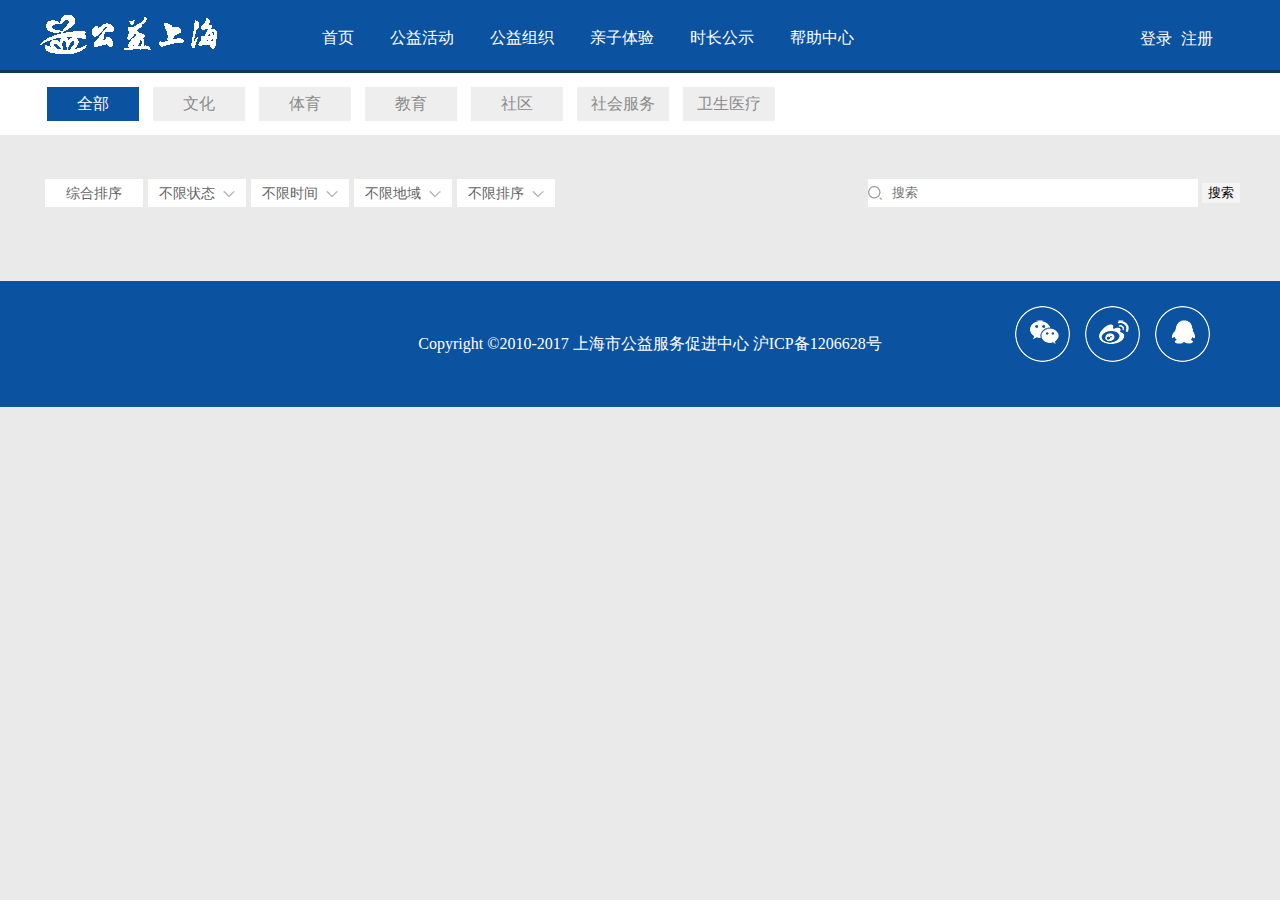
<file: pages/list.html>
<!DOCTYPE html>
<html>
	<head>
		<meta charset="UTF-8">
		<title></title>
		<link rel="stylesheet" href="../css/reset.css" />
		<link rel="stylesheet" href="../css/common.css" />
		<link rel="stylesheet" href="../css/style_index.css" />
		<script type="text/javascript" src="../js/jquery.js"></script>
	</head>
	<body>
			<!--头部-->
		<div class="container">				
				<div class="h_header" >
					<div class="h_logo">
						<img src="../images/logo.png" alt="logo" class="logo_img" />
					</div>
					<div class="h_nav">
						<ul>
							<li>
								<a href="index.html">首页</a>
							</li>
							<li>
								<a href="javascript:void(0);">公益活动</a>
							</li>
							<li>
								<a href="javascript:void(0);">公益组织</a>
							</li>
							<li>
								<a href="javascript:void(0);">亲子体验</a>
							</li>
							<li>
								<a href="javascript:void(0);">时长公示</a>
							</li>
							<li>
								<a href="javascript:void(0);">帮助中心</a>
							</li>
						</ul>
					</div>
					<div class="h_login_reg">
						<a class="h_login" href="javascript:void(0)">登录</a>
						<a class="h_reg" href="javascript:void(0)">注册</a>
					</div>
				</div>
			</div>
		<!--头部结束-->
		<!--中间内容-->
		<div class="list_container_box">
			<div class="list_condition">
				<ul class="list_condition_detail">
					<li><a class="list_active"  onclick="ajaxList('')" href="#">全部</a>
					</li>
					<li><a href="#" onclick="ajaxList('wenhua')" name="wenhua">文化</a></li>
					<li><a href="#" onclick="ajaxList('tiyu')" name="tiyu">体育</a></li>
					<li><a href="#" onclick="ajaxList('jiaoyu')" name="jiaoyu">教育</a></li>
					<li><a href="#" onclick="ajaxList('shequ')" name="shequ">社区</a></li>
					<li><a href="#" onclick="ajaxList('shehuifuwu')" name="shehuifuwu">社会服务</a></li>
					<li><a href="#" onclick="ajaxList('weishengyiliao')" name="weishengyiliao">卫生医疗</a></li>
				</ul>
			</div>
			<div class="list_container">
				<!--搜索列表-->
				<div class="list_search">
					<ul class="list_search_class">
						<li class="">
							<a href="#">综合排序</a>
						</li>
						<li class="list_search_col">
							<a href="#">不限状态</a>
						</li>
						<li class="list_search_col">
							<a href="#">不限时间</a>
						</li>
						<li class="list_search_col">
							<a href="#">不限地域</a>
						</li>
						<li class="list_search_col">
							<a href="#">不限排序</a>
						</li>
					</ul>
					<div class="search_box">
						<input type="text" placeholder="搜索" id="search_box" />
						<button type="button" class="list_search_botton" onclick="ajaxList()" value="搜索">搜索</button>
					</div>					
				</div>
				<!--搜索列表结束-->
				<!--列表详细-->
				<ul class="list_detail" id="list_detail">
					
				</ul>
				
				<!--列表详细结束-->
				<!--列表分页-->
				<ul class="list_paging" id="list_paging"></ul>
				<!--<ul class="list_paging" id="list_paging" style="display: none;">
				</ul>-->
				<!--列表分页结束-->
			</div>
		</div>
		<!--中间内容结束-->	
		<!--底部-->
		<div class="footer">
				<div class="footer_con">
					<p class="copyright"> Copyright &copy;2010-2017 上海市公益服务促进中心 沪ICP备1206628号</p>
					<ul class="enjon_icon">
						<li><a href="#" class="icon_01"></a></li>
						<li><a href="#" class="icon_02"></a></li>
						<li><a href="#" class="icon_03"></a></li>
					</ul>
				</div>
			</div>
		<!--底部-->
		<input id="view_type" type="hidden" name="all" value="all">
	</body>
	
</html>

<link rel="stylesheet" href="../laypage-v1.3/laypage/skin/laypage.css"/><!--分页的css-->
<script src="../laypage-v1.3/laypage/laypage.js"></script><!--分页的js-->
<script>
	$(function(){
	 	ajaxList('all');
	 	$(".list_condition_detail li a").click(function(e){
			$(".list_condition_detail li a").removeClass("list_active");
			$(this).addClass("list_active");
		})
	 })
	/*分类处理*/
	var view={
		all:"抢险救灾,生态建设,文化建设,大型活动,西部开发,网络文明,社区服务,海外服务,社会管理,扶贫济困,助老助残,其他",
		wenhua:"生态建设,文化建设",
		tiyu:"大型活动",
		jiaoyu:"西部开发,网络文明",
		shequ:"社区服务,海外服务,社会管理",
		shehuifuwu:"扶贫济困,助老助残,其他",
		weishengyiliao:"抢险救灾"
	}	
	/*分类处理结束*/
	function GetJsonData(view_type) {
		var nameLike="",
			pageNo=1,
			name="",
			area="",
			serviceFieldString="";
			switch (view_type){
				case "wenhua":	serviceFieldString=view.wenhua;break;
				case "tiyu":	serviceFieldString=view.tiyu;break;
				case "jiaoyu":	serviceFieldString=view.jiaoyu; break;
				case "shequ":	serviceFieldString=view.shequ; break;
				case "shehuifuwu":	serviceFieldString=view.shehuifuwu; break;
				case "weishengyiliao":	serviceFieldString=view.weishengyiliao; break;
				default :serviceFieldString=view.all; break;
			}
			nameLike=$("#search_box").val();
			var json = {
				nameLike:nameLike,
				serviceFieldString:serviceFieldString
			};
			return json;
		}
	function ajaxList(view_type){
		$.ajax({
				type:"post",
				url:"http://test.dakaqi.cn:3030/approve/address/queryAddressList",
				datatype:"json",
				async:true,
				contentType: 'application/json; charset=utf-8',
				data:JSON.stringify(GetJsonData(view_type)),
				error:function(datas){
					alert('加载失败');
				},
				success:function(datas){
					var base_list=datas.data;
						var nums =5; //每页出现的数量
					var pages = Math.ceil(base_list.length/nums); //得到总页数
					
					var thisDate = function(curr){
					    //此处只是演示，实际场景通常是返回已经当前页已经分组好的数据
					    var html_list = '', last = curr*nums - 1;
					    last = last >= base_list.length ? (base_list.length-1) : last;
						for(var i=(curr*nums - nums);i<=last;i++){
							html_list+="<li class='list_detail_li'>"+
							"<a class='list_img' href='#'>"+
								"<img src='../images/tuijian01.png'/>"+
							"</a>"+
							"<dl class='list_detail_content'>"+
									"<dt><a class='list_detail_title clip' target='_blank' href='base_detail.html?id="+base_list[i].id+"&i="+i+"' onclick='ajaxList()'>"+base_list[i].name+"</a></dt>"+
									"<dd class='list_address clip'>地址："+base_list[i].address+"</dd>"+
									"<dd class='list_area clip'>联系电话："+base_list[i].contactPhone+" </dd>"+
//									"<dd>"+
//										"<div class='list_detail_progress'>"+
//											"<span class='ldp_baoming'>报名截止:</span>"+
//											"<p><span class='ldp_jdt' style='width: 20%;'></span></p>"+
//											"<span class='ldp_syts'>剩<em>132</em>天</span>"+
//										"</div>"+
//									"</dd>"+
							"</dl>"+
							"<a class='list_handle'>联系基地</a>"+
							"<ul class='list_operation'>"+
								"<li class='list_operation_li'>"+
									"<i class='list_operation_01'></i>"+
									"<em>感兴趣</em>"+
									"<strong>2</strong>"+
								"</li>"+
								"<li class='list_operation_li'>"+
									"<i class='list_operation_02'></i>"+
									"<em>招募人数</em>"+
									"<strong>20</strong>"+
								"</li>"+
								"<li class='list_operation_li'>"+
									"<i class='list_operation_03'></i>"+
									"<em>关注</em>"+
									"<strong>200</strong>"+
								"</li>"+
							"</ul>"+
							"</li>"
						}
						return html_list;
					};					
					//调用分页
					laypage({
					    cont: 'list_paging',
					    pages: pages,
					    skin:'#1E9FFF',
					    skip: true,
					    first:'首页',
					    last:'尾页',
					    jump: function(obj,first){
					        document.getElementById('list_detail').innerHTML = thisDate(obj.curr );
					    }
					})
				}
			})
	}
	 
</script>
</file>
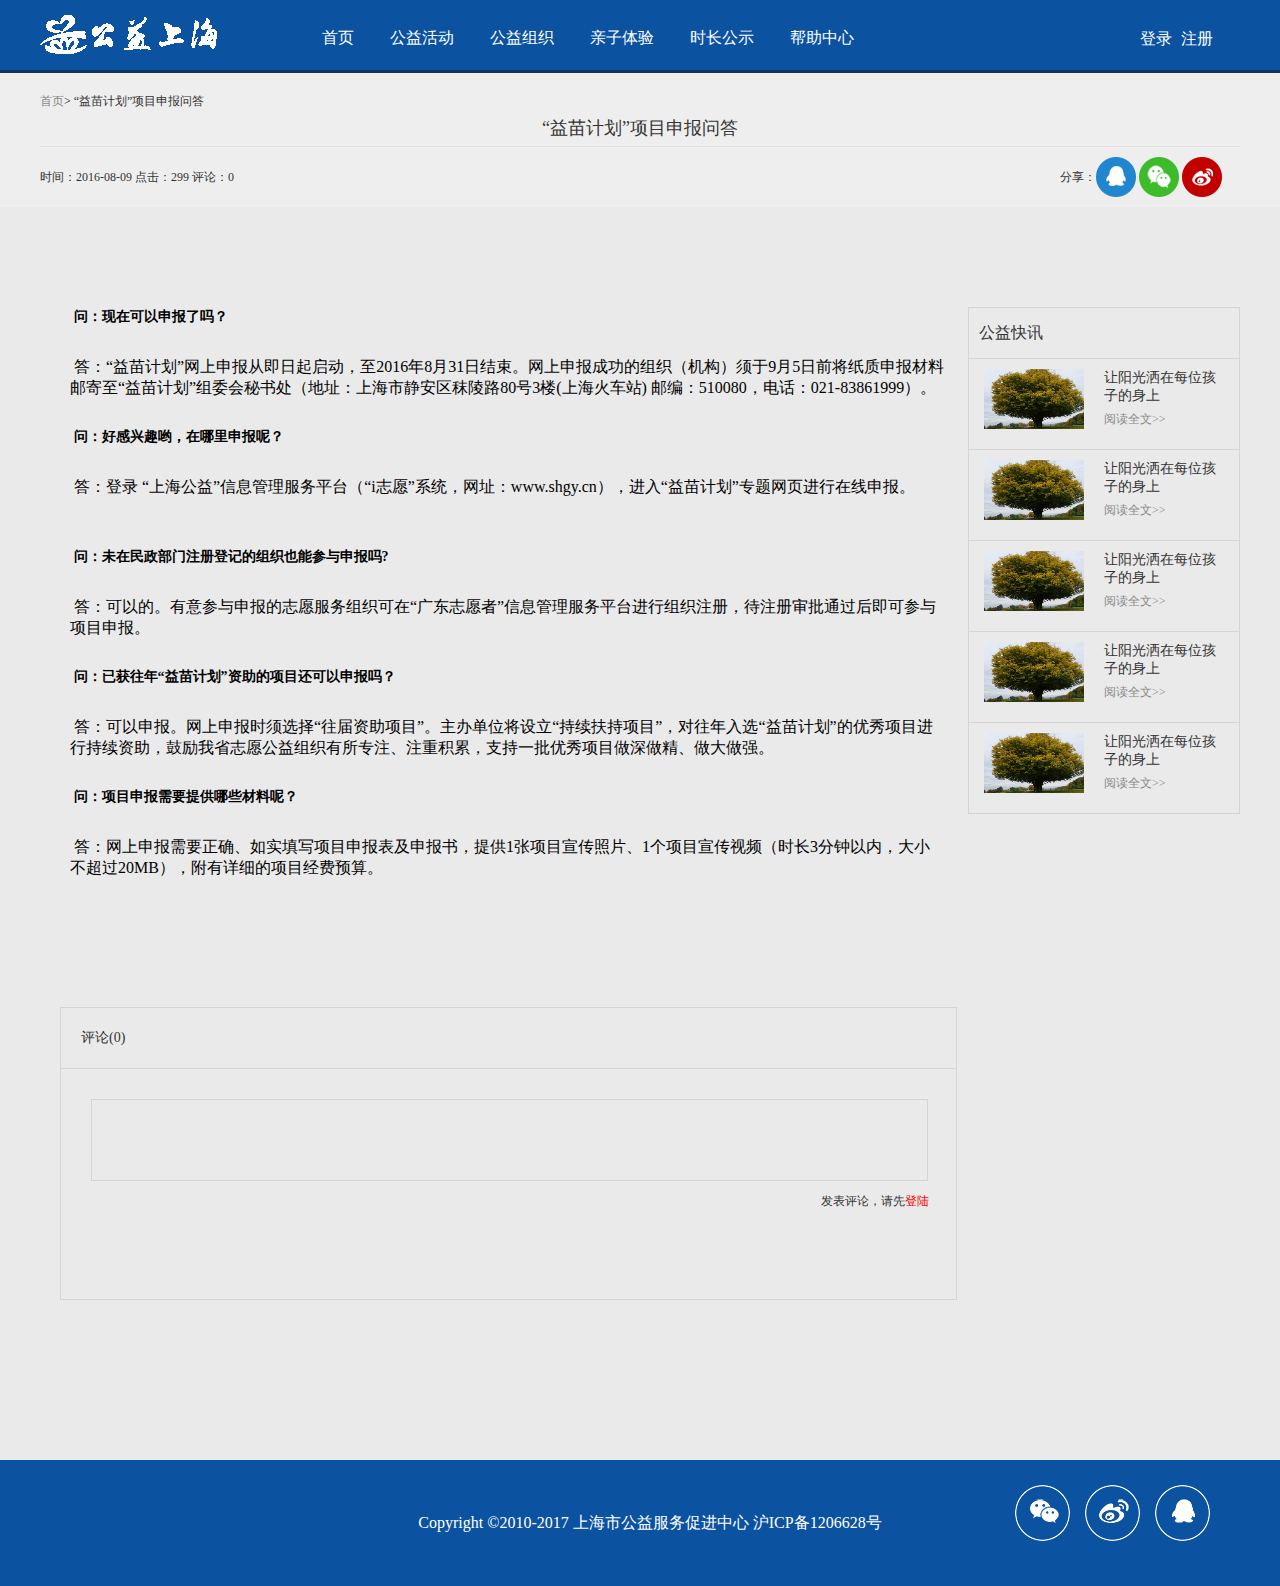
<file: pages/news_001.html>
<!DOCTYPE html>
<html>
	<head>
		<meta charset="UTF-8">
		<title></title>
		<link rel="stylesheet" type="text/css" href="../css/reset.css"/>
		<link rel="stylesheet" type="text/css" href="../css/news_001.css"/>
		<link rel="stylesheet" type="text/css" href="../css/common.css"/>
	</head>
	<body>
		<!--头部-->
			<!--头部-->
		<div class="container">				
				<div class="h_header" >
					<div class="h_logo">
						<img src="../images/logo.png" alt="logo" class="logo_img" />
					</div>
					<div class="h_nav">
						<ul>
							<li>
								<a href="index.html">首页</a>
							</li>
							<li>
								<a href="javascript:void(0);">公益活动</a>
							</li>
							<li>
								<a href="javascript:void(0);">公益组织</a>
							</li>
							<li>
								<a href="javascript:void(0);">亲子体验</a>
							</li>
							<li>
								<a href="javascript:void(0);">时长公示</a>
							</li>
							<li>
								<a href="javascript:void(0);">帮助中心</a>
							</li>
						</ul>
					</div>
					<div class="h_login_reg">
						<a class="h_login" href="javascript:void(0)">登录</a>
						<a class="h_reg" href="javascript:void(0)">注册</a>
					</div>
				</div>
			</div>
		<!--头部结束-->
		<!--内容-->
		<div class="news_content clearfix">
			<div class="news_tit_001">
				<div class="news_001">
					<div class="news_t">
						<a href="index.html">首页</a>>
						<span>“益苗计划”项目申报问答</span>
						<p>“益苗计划”项目申报问答</p>
					</div>
					<div class="news_b clearfix">
						<span>时间：</span><span>2016-08-09&nbsp;</span>
						<span>点击：</span><span>299&nbsp;</span>
						<span>评论：</span><span>0</span>
						<div class="news_b_r">
							<span>分享：</span>
							<img src="../images/QQ-hover.png"/>
							<img src="../images/wechat.png"/>
							<img src="../images/weibo-hover.png"/>
						</div>
					</div>
				</div>
			</div>
			<div class="news_article clearfix">
				<div style="float: left;">
					<ul>
						<li class="news_ask">
							<p>&nbsp;问：现在可以申报了吗？</p>
						</li>
						<li class="news_ans">
							<p>&nbsp;答：“益苗计划”网上申报从即日起启动，至2016年8月31日结束。网上申报成功的组织（机构）须于9月5日前将纸质申报材料邮寄至“益苗计划”组委会秘书处（地址：上海市静安区秣陵路80号3楼(上海火车站) 邮编：510080，电话：021-83861999）。</p>
						</li>
					</ul>
	                <ul>
	                    <li class="news_ask">
	                        <p>&nbsp;问：好感兴趣哟，在哪里申报呢？</p>
	                    </li>
	                    <li class="news_ans">
	                        <p>&nbsp;答：登录 “上海公益”信息管理服务平台（“i志愿”系统，网址：www.shgy.cn），进入“益苗计划”专题网页进行在线申报。</p>
	                    </li>
	                </ul>
	                <ul>
	                    <li class="news_ask">
	                        <p>&nbsp;问：未在民政部门注册登记的组织也能参与申报吗?</p>
	                    </li>
	                    <li class="news_ans">
	                        <p>&nbsp;答：可以的。有意参与申报的志愿服务组织可在“广东志愿者”信息管理服务平台进行组织注册，待注册审批通过后即可参与项目申报。</p>
	                    </li>
	                </ul>
	                <ul>
	                    <li class="news_ask">
	                        <p>&nbsp;问：已获往年“益苗计划”资助的项目还可以申报吗？</p>
	                    </li>
	                    <li class="news_ans">
	                        <p>&nbsp;答：可以申报。网上申报时须选择“往届资助项目”。主办单位将设立“持续扶持项目”，对往年入选“益苗计划”的优秀项目进行持续资助，鼓励我省志愿公益组织有所专注、注重积累，支持一批优秀项目做深做精、做大做强。</p>
	                    </li>
	                </ul>
	                <ul>
	                    <li class="news_ask">
	                        <p>&nbsp;问：项目申报需要提供哪些材料呢？</p>
	                    </li>
	                    <li class="news_ans">
	                        <p>&nbsp;答：网上申报需要正确、如实填写项目申报表及申报书，提供1张项目宣传照片、1个项目宣传视频（时长3分钟以内，大小不超过20MB），附有详细的项目经费预算。</p>
	                    </li>
	                </ul>
	                <div class="dConBox">
	                    <h2>评论(0)</h2>
	                </div>
	                <div class="dConBox_b clearfix">
	                    <div class="dConBox_box">
							
	                    </div>
	                    <div class="dConBox_bot">
	                    	<span>发表评论，请先<a href="JavaScript:;">登陆</a></span>
	                    </div>
	                </div>
                </div>
            	<!--志愿快讯-->
            	<div class="Newsintro_tzgg">
            		<div class="TRTopTitleCon">
            			<h2>公益快讯</h2>
            		</div>
            		<ul>
            			<li class="clearfix">
							<div class="zyz_img">
								<img src="../images/defaultPic_11.jpg" style="width: 100px;height: 60px;"/>
							</div>
							<div class="zyz_cont">
								<p>让阳光洒在每位孩子的身上</p>
								<a href="JavaScript:;">阅读全文>></a>
							</div>
            			</li>
            			<li class="clearfix">
							<div class="zyz_img">
								<img src="../images/defaultPic_11.jpg" style="width: 100px;height: 60px;"/>
							</div>
							<div class="zyz_cont">
								<p>让阳光洒在每位孩子的身上</p>
								<a href="JavaScript:;">阅读全文>></a>
							</div>
            			</li>
            			<li class="clearfix">
							<div class="zyz_img">
								<img src="../images/defaultPic_11.jpg" style="width: 100px;height: 60px;"/>
							</div>
							<div class="zyz_cont">
								<p>让阳光洒在每位孩子的身上</p>
								<a href="JavaScript:;">阅读全文>></a>
							</div>
            			</li>
            			<li class="clearfix">
							<div class="zyz_img">
								<img src="../images/defaultPic_11.jpg" style="width: 100px;height: 60px;"/>
							</div>
							<div class="zyz_cont">
								<p>让阳光洒在每位孩子的身上</p>
								<a href="JavaScript:;">阅读全文>></a>
							</div>
            			</li>
            			<li class="clearfix">
							<div class="zyz_img">
								<img src="../images/defaultPic_11.jpg" style="width: 100px;height: 60px;"/>
							</div>
							<div class="zyz_cont">
								<p>让阳光洒在每位孩子的身上</p>
								<a href="JavaScript:;">阅读全文>></a>
							</div>
            			</li>
            		</ul>
            	</div>
			</div>
		
		
		<!--底部-->
		<div class="footer">
				<div class="footer_con">
					<p class="copyright"> Copyright &copy;2010-2017 上海市公益服务促进中心 沪ICP备1206628号</p>
					<ul class="enjon_icon">
						<li><a href="#" class="icon_01"></a></li>
						<li><a href="#" class="icon_02"></a></li>
						<li><a href="#" class="icon_03"></a></li>
					</ul>
				</div>
			</div>
		<!--底部-->
	</body>
</html>
</file>
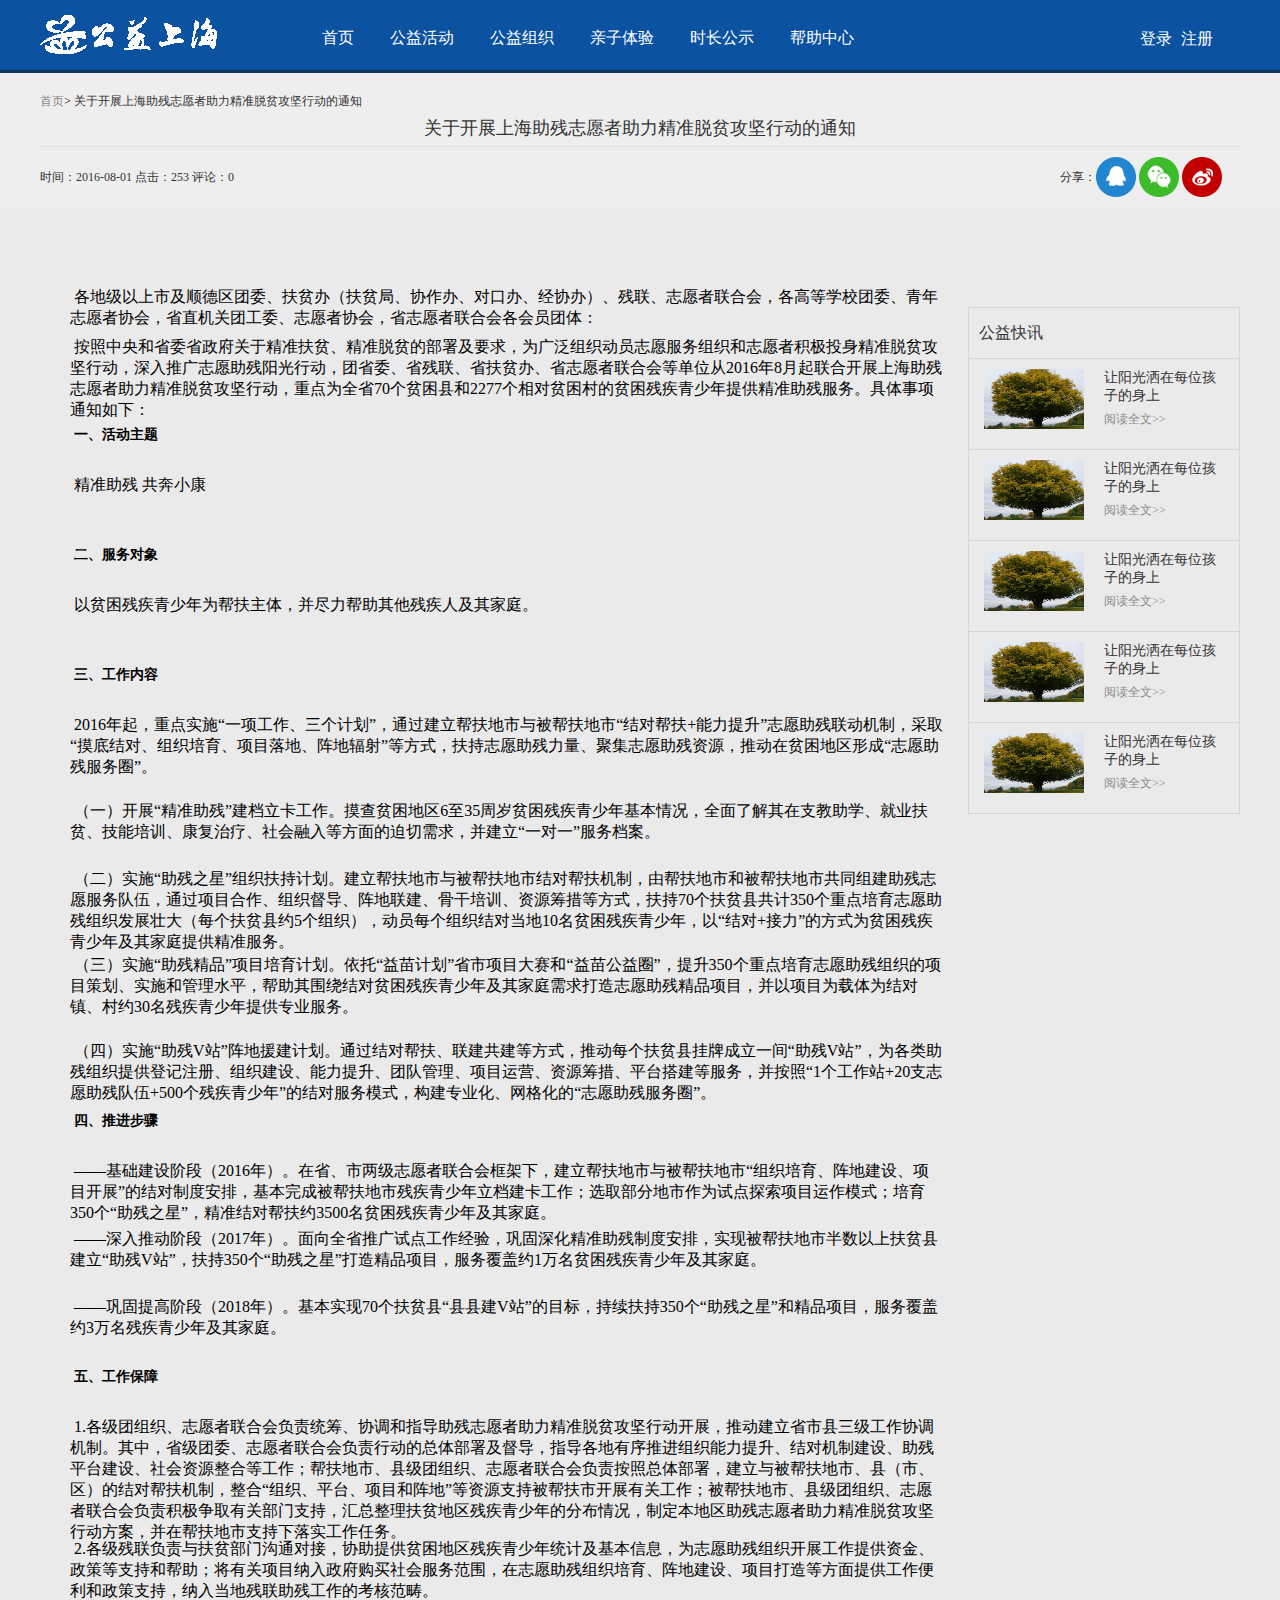
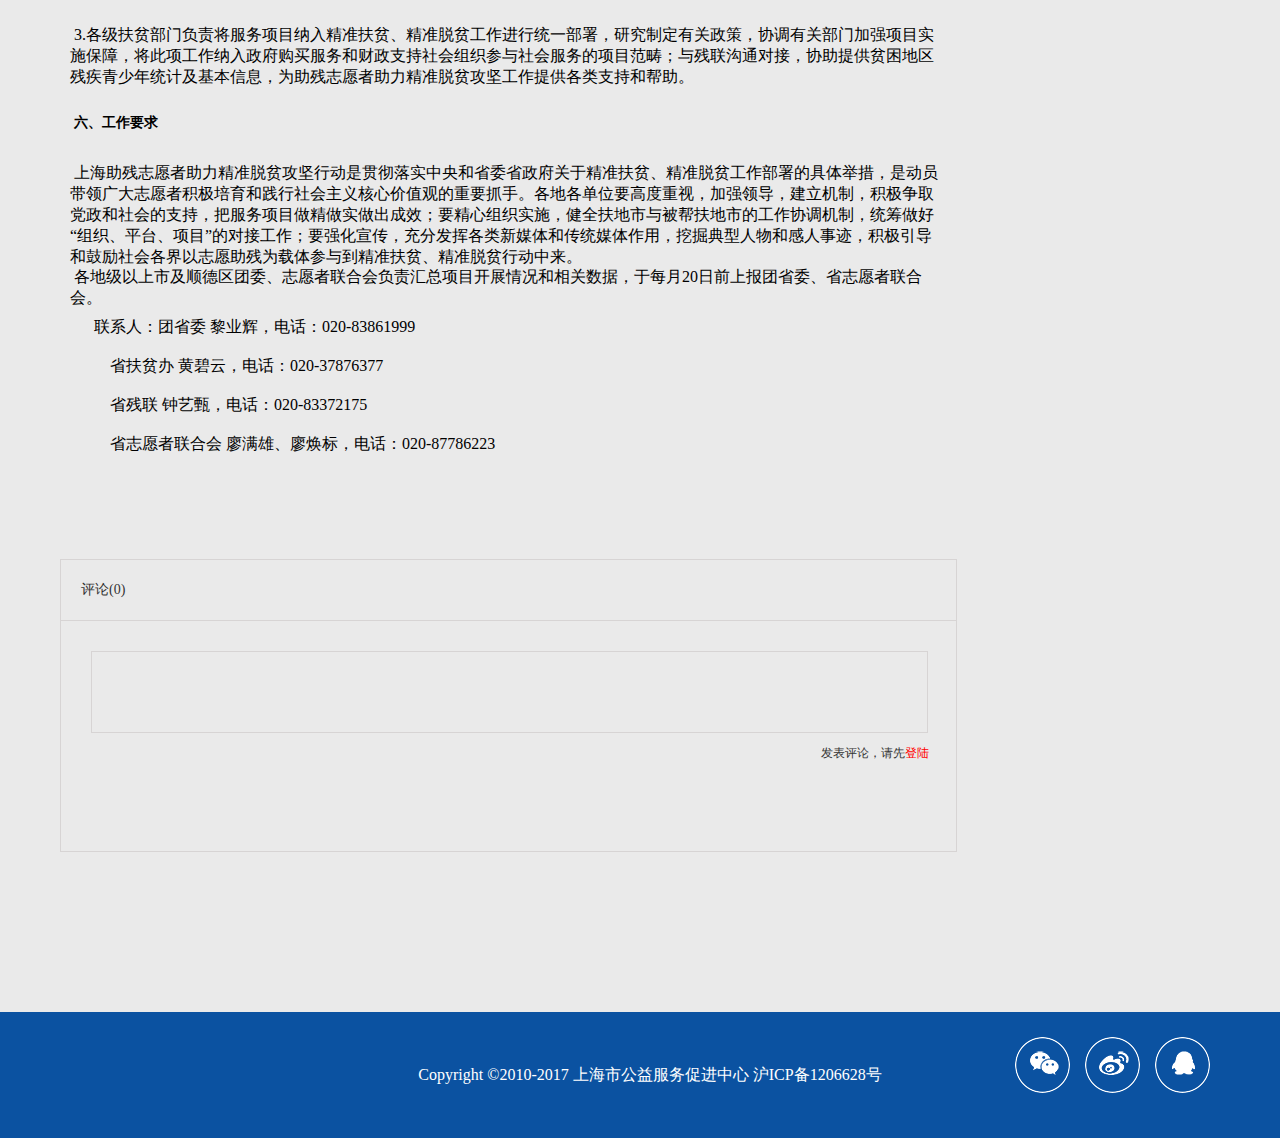
<file: pages/news_002.html>
<!DOCTYPE html>
<html>
	<head>
		<meta charset="UTF-8">
		<title></title>
		<link rel="stylesheet" type="text/css" href="../css/reset.css"/>
		<link rel="stylesheet" type="text/css" href="../css/common.css"/>
		<link rel="stylesheet" type="text/css" href="../css/news_001.css"/>
	</head>
	<body>
		<!--头部-->
		<!--头部-->
		<div class="container">				
				<div class="h_header" >
					<div class="h_logo">
						<img src="../images/logo.png" alt="logo" class="logo_img" />
					</div>
					<div class="h_nav">
						<ul>
							<li>
								<a href="index.html">首页</a>
							</li>
							<li>
								<a href="javascript:void(0);">公益活动</a>
							</li>
							<li>
								<a href="javascript:void(0);">公益组织</a>
							</li>
							<li>
								<a href="javascript:void(0);">亲子体验</a>
							</li>
							<li>
								<a href="javascript:void(0);">时长公示</a>
							</li>
							<li>
								<a href="javascript:void(0);">帮助中心</a>
							</li>
						</ul>
					</div>
					<div class="h_login_reg">
						<a class="h_login" href="javascript:void(0)">登录</a>
						<a class="h_reg" href="javascript:void(0)">注册</a>
					</div>
				</div>
			</div>
		<!--头部结束-->
		<!--内容-->
		<div class="news_content clearfix">
			<div class="news_tit_001">
				<div class="news_001">
					<div class="news_t">
						<a href="index.html">首页</a>>
						<span> 关于开展上海助残志愿者助力精准脱贫攻坚行动的通知</span>
						<p> 关于开展上海助残志愿者助力精准脱贫攻坚行动的通知</p>
					</div>
					<div class="news_b clearfix">
						<span>时间：</span><span>2016-08-01&nbsp;</span>
						<span>点击：</span><span>253&nbsp;</span>
						<span>评论：</span><span>0</span>
						<div class="news_b_r">
							<span>分享：</span>
							<img src="../images/QQ-hover.png"/>
							<img src="../images/wechat.png"/>
							<img src="../images/weibo-hover.png"/>
						</div>
					</div>
				</div>
			</div>
			<div class="news_article clearfix">
				<div style="float: left;">
					<ul>
						
						<li class="news_ans">
							<p>&nbsp;各地级以上市及顺德区团委、扶贫办（扶贫局、协作办、对口办、经协办）、残联、志愿者联合会，各高等学校团委、青年志愿者协会，省直机关团工委、志愿者协会，省志愿者联合会各会员团体：</p>
						</li>
						<li class="news_ans">
							<p>&nbsp;按照中央和省委省政府关于精准扶贫、精准脱贫的部署及要求，为广泛组织动员志愿服务组织和志愿者积极投身精准脱贫攻坚行动，深入推广志愿助残阳光行动，团省委、省残联、省扶贫办、省志愿者联合会等单位从2016年8月起联合开展上海助残志愿者助力精准脱贫攻坚行动，重点为全省70个贫困县和2277个相对贫困村的贫困残疾青少年提供精准助残服务。具体事项通知如下：</p>
						</li>
					</br>
					</ul>
	                <ul>
	                    <li class="news_ask">
	                        <p>&nbsp;一、活动主题</p>
	                    </li>
	                    <li class="news_ans">
	                        <p>&nbsp;精准助残 共奔小康</p>
	                    </li>
	                </ul>
	                <ul>
	                    <li class="news_ask">
	                        <p>&nbsp;二、服务对象</p>
	                    </li>
	                    <li class="news_ans">
	                        <p>&nbsp;以贫困残疾青少年为帮扶主体，并尽力帮助其他残疾人及其家庭。</p>
	                    </li>
	                </ul>
	                <ul>
	                    <li class="news_ask">
	                        <p>&nbsp;三、工作内容</p>
	                    </li>
	                    <li class="news_ans">
	                        <p>&nbsp;2016年起，重点实施“一项工作、三个计划”，通过建立帮扶地市与被帮扶地市“结对帮扶+能力提升”志愿助残联动机制，采取“摸底结对、组织培育、项目落地、阵地辐射”等方式，扶持志愿助残力量、聚集志愿助残资源，推动在贫困地区形成“志愿助残服务圈”。</p>
	                    </li>
	                   </br>
	                    </br>
	                    <li class="news_ans">
	                        <p>&nbsp;（一）开展“精准助残”建档立卡工作。摸查贫困地区6至35周岁贫困残疾青少年基本情况，全面了解其在支教助学、就业扶贫、技能培训、康复治疗、社会融入等方面的迫切需求，并建立“一对一”服务档案。</p>
	                    </li>
	                     </br>
	                    <li class="news_ans">
	                        <p>&nbsp;（二）实施“助残之星”组织扶持计划。建立帮扶地市与被帮扶地市结对帮扶机制，由帮扶地市和被帮扶地市共同组建助残志愿服务队伍，通过项目合作、组织督导、阵地联建、骨干培训、资源筹措等方式，扶持70个扶贫县共计350个重点培育志愿助残组织发展壮大（每个扶贫县约5个组织），动员每个组织结对当地10名贫困残疾青少年，以“结对+接力”的方式为贫困残疾青少年及其家庭提供精准服务。</p>
	                    </li>
	                     </br>
	                      </br>
	                    <li class="news_ans">
	                        <p>&nbsp;（三）实施“助残精品”项目培育计划。依托“益苗计划”省市项目大赛和“益苗公益圈”，提升350个重点培育志愿助残组织的项目策划、实施和管理水平，帮助其围绕结对贫困残疾青少年及其家庭需求打造志愿助残精品项目，并以项目为载体为结对镇、村约30名残疾青少年提供专业服务。</p>
	                    </li>
	                     </br>
	                      </br>
	                    <li class="news_ans">
	                        <p>&nbsp;（四）实施“助残V站”阵地援建计划。通过结对帮扶、联建共建等方式，推动每个扶贫县挂牌成立一间“助残V站”，为各类助残组织提供登记注册、组织建设、能力提升、团队管理、项目运营、资源筹措、平台搭建等服务，并按照“1个工作站+20支志愿助残队伍+500个残疾青少年”的结对服务模式，构建专业化、网格化的“志愿助残服务圈”。</p>
	                    </li>
	                </ul>
	                <ul>
	                    <li class="news_ask">
	                        <p>&nbsp;四、推进步骤</p>
	                    </li>
	                    <li class="news_ans">
	                        <p>&nbsp;——基础建设阶段（2016年）。在省、市两级志愿者联合会框架下，建立帮扶地市与被帮扶地市“组织培育、阵地建设、项目开展”的结对制度安排，基本完成被帮扶地市残疾青少年立档建卡工作；选取部分地市作为试点探索项目运作模式；培育350个“助残之星”，精准结对帮扶约3500名贫困残疾青少年及其家庭。</p>
	                    </li>
	                   </br>
	                    <li class="news_ans">
	                        <p>&nbsp;——深入推动阶段（2017年）。面向全省推广试点工作经验，巩固深化精准助残制度安排，实现被帮扶地市半数以上扶贫县建立“助残V站”，扶持350个“助残之星”打造精品项目，服务覆盖约1万名贫困残疾青少年及其家庭。</p>
	                    </li>
	                    </br>
	                    <li class="news_ans">
	                        <p>&nbsp;——巩固提高阶段（2018年）。基本实现70个扶贫县“县县建V站”的目标，持续扶持350个“助残之星”和精品项目，服务覆盖约3万名残疾青少年及其家庭。</p>
	                    </li>
	                </ul>
	                <ul>
	                    <li class="news_ask">
	                        <p>&nbsp;五、工作保障</p>
	                    </li>
	                    <li class="news_ans">
	                        <p>&nbsp;1.各级团组织、志愿者联合会负责统筹、协调和指导助残志愿者助力精准脱贫攻坚行动开展，推动建立省市县三级工作协调机制。其中，省级团委、志愿者联合会负责行动的总体部署及督导，指导各地有序推进组织能力提升、结对机制建设、助残平台建设、社会资源整合等工作；帮扶地市、县级团组织、志愿者联合会负责按照总体部署，建立与被帮扶地市、县（市、区）的结对帮扶机制，整合“组织、平台、项目和阵地”等资源支持被帮扶市开展有关工作；被帮扶地市、县级团组织、志愿者联合会负责积极争取有关部门支持，汇总整理扶贫地区残疾青少年的分布情况，制定本地区助残志愿者助力精准脱贫攻坚行动方案，并在帮扶地市支持下落实工作任务。</p>
	                    </li>
	                   </br>
	                   </br>
	                   </br>
	                   </br>
	                    <li class="news_ans">
	                        <p>&nbsp;2.各级残联负责与扶贫部门沟通对接，协助提供贫困地区残疾青少年统计及基本信息，为志愿助残组织开展工作提供资金、政策等支持和帮助；将有关项目纳入政府购买社会服务范围，在志愿助残组织培育、阵地建设、项目打造等方面提供工作便利和政策支持，纳入当地残联助残工作的考核范畴。</p>
	                    </li>
	                   </br>
	                   </br>
	                    <li class="news_ans">
	                        <p>&nbsp;3.各级扶贫部门负责将服务项目纳入精准扶贫、精准脱贫工作进行统一部署，研究制定有关政策，协调有关部门加强项目实施保障，将此项工作纳入政府购买服务和财政支持社会组织参与社会服务的项目范畴；与残联沟通对接，协助提供贫困地区残疾青少年统计及基本信息，为助残志愿者助力精准脱贫攻坚工作提供各类支持和帮助。</p>
	                    </li>
	                   </br>
	                </ul>
	                <ul>
	                    <li class="news_ask">
	                        <p>&nbsp;六、工作要求</p>
	                    </li>
	                    <li class="news_ans">
	                        <p>&nbsp;上海助残志愿者助力精准脱贫攻坚行动是贯彻落实中央和省委省政府关于精准扶贫、精准脱贫工作部署的具体举措，是动员带领广大志愿者积极培育和践行社会主义核心价值观的重要抓手。各地各单位要高度重视，加强领导，建立机制，积极争取党政和社会的支持，把服务项目做精做实做出成效；要精心组织实施，健全扶地市与被帮扶地市的工作协调机制，统筹做好“组织、平台、项目”的对接工作；要强化宣传，充分发挥各类新媒体和传统媒体作用，挖掘典型人物和感人事迹，积极引导和鼓励社会各界以志愿助残为载体参与到精准扶贫、精准脱贫行动中来。</p>
	                    </li>
	                   </br>
	                   </br>
	                   </br>
	                    <li class="news_ans">
	                        <p>&nbsp;各地级以上市及顺德区团委、志愿者联合会负责汇总项目开展情况和相关数据，于每月20日前上报团省委、省志愿者联合会。</p>
	                    </li>
	                    <li class="news_ans">
	                        <p>&nbsp;&nbsp;&nbsp;&nbsp;&nbsp;&nbsp;联系人：团省委 黎业辉，电话：020-83861999</p>
	                      </br>
	                       <p>&nbsp;&nbsp;&nbsp;&nbsp;&nbsp;&nbsp;&nbsp;&nbsp;&nbsp;&nbsp;省扶贫办 黄碧云，电话：020-37876377</p>
	                      </br>
	                        <p>&nbsp;&nbsp;&nbsp;&nbsp;&nbsp;&nbsp;&nbsp;&nbsp;&nbsp;&nbsp;省残联 钟艺甄，电话：020-83372175</p>
	                      </br>
	                        <p>&nbsp;&nbsp;&nbsp;&nbsp;&nbsp;&nbsp;&nbsp;&nbsp;&nbsp;&nbsp;省志愿者联合会 廖满雄、廖焕标，电话：020-87786223</p>
	                    </li>
	                </ul>
	                      </br>
	                      </br>
	                      </br>
	                      </br>
	                <div class="dConBox">
	                    <h2>评论(0)</h2>
	                </div>
	                <div class="dConBox_b clearfix">
	                    <div class="dConBox_box">
							
	                    </div>
	                    <div class="dConBox_bot">
	                    	<span>发表评论，请先<a href="JavaScript:;">登陆</a></span>
	                    </div>
	                </div>
                </div>
            	<!--志愿快讯-->
            	<div class="Newsintro_tzgg">
            		<div class="TRTopTitleCon">
            			<h2>公益快讯</h2>
            		</div>
            		<ul>
            			<li class="clearfix">
							<div class="zyz_img">
								<img src="../images/defaultPic_11.jpg" style="width: 100px;height: 60px;"/>
							</div>
							<div class="zyz_cont">
								<p>让阳光洒在每位孩子的身上</p>
								<a href="JavaScript:;">阅读全文>></a>
							</div>
            			</li>
            			<li class="clearfix">
							<div class="zyz_img">
								<img src="../images/defaultPic_11.jpg" style="width: 100px;height: 60px;"/>
							</div>
							<div class="zyz_cont">
								<p>让阳光洒在每位孩子的身上</p>
								<a href="JavaScript:;">阅读全文>></a>
							</div>
            			</li>
            			<li class="clearfix">
							<div class="zyz_img">
								<img src="../images/defaultPic_11.jpg" style="width: 100px;height: 60px;"/>
							</div>
							<div class="zyz_cont">
								<p>让阳光洒在每位孩子的身上</p>
								<a href="JavaScript:;">阅读全文>></a>
							</div>
            			</li>
            			<li class="clearfix">
							<div class="zyz_img">
								<img src="../images/defaultPic_11.jpg" style="width: 100px;height: 60px;"/>
							</div>
							<div class="zyz_cont">
								<p>让阳光洒在每位孩子的身上</p>
								<a href="JavaScript:;">阅读全文>></a>
							</div>
            			</li>
            			<li class="clearfix">
							<div class="zyz_img">
								<img src="../images/defaultPic_11.jpg" style="width: 100px;height: 60px;"/>
							</div>
							<div class="zyz_cont">
								<p>让阳光洒在每位孩子的身上</p>
								<a href="JavaScript:;">阅读全文>></a>
							</div>
            			</li>
            		</ul>
            	</div>
			</div>
		
		
		<!--尾部-->
		
		<!--底部-->
		<div class="footer">
				<div class="footer_con">
					<p class="copyright"> Copyright &copy;2010-2017 上海市公益服务促进中心 沪ICP备1206628号</p>
					<ul class="enjon_icon">
						<li><a href="#" class="icon_01"></a></li>
						<li><a href="#" class="icon_02"></a></li>
						<li><a href="#" class="icon_03"></a></li>
					</ul>
				</div>
			</div>
		<!--底部-->

		
	</body>
</html>
</file>
<file: css/common.css>
﻿body{
	background: #eaeaea;
}
.container{
	width: 100%;
	min-width:1200px;
	height:70px;	
	background: #0b52a1;
	border-bottom: 3px solid rgba(23,23,23,0.5);
}
.h_header{
	width: 1200px;	
	margin:0px auto;
	overflow: hidden;
}
.h_logo{
	width: 177px;
	height: 70px;
	
	float: left;
}
.h_logo img{
	margin-top:15px;
}
.h_nav{
	float:left;
	margin-left: 87px;
}
.h_nav li{
	float:left;
	padding:3px 8px;
	margin:0px 10px;
	line-height: 70px;
}
.h_nav li a{
	color:#fff;
}
.h_login_reg{
	float: right;
	line-height: 77px;
	margin-right: 22px;
	
}
.h_login_reg .h_reg{
	color: #fff;
	margin:0px 5px;
}
.h_login_reg .h_login{
	color: #fff;
}

.h_language{
	width: 48px;
	height: 25px;
	margin-top: 24px;
	float: right;
}
.h_language p{
	font-size: 16px;
	font-family: "黑体";
	text-align: center;
	line-height: 25px;
}
.h_language .h_china{
	width: 22px;
	height: 25px;
	color: #FFFFFF;
	float: left;
	background: #FFA400;
}
.h_language .h_English a{
	width: 22px;
	height: 25px;
	color: #0268B1;
	float: right;
	background: #000000;
	opacity: 0.4;
	filter:alpha(opacity=40);
}

/*底部*/
.footer{
	width:100%;
	min-width:1200px;
	height:126px;
	background: #0b52a1;
	margin-top: 60px;

}
.footer_con{
	width:1200px;
	position: relative;
	margin:0px auto;
}
.copyright{
	width: 700px;
	margin-left:260px;
	text-align: center;
	line-height: 126px;
	color:#fff;	
	float: left;
}
.enjon_icon{
	width: 240px;
	height: 56px;
	margin-top:25px;
	float:right;
}
.enjon_icon li{
	float: left;
	margin-left: 15px;
}
.enjon_icon li a{
	display: inline-block;
	width: 55px;
	height:56px;
	background: url(../images/enjoy_icon.png) no-repeat;
}
.enjon_icon li a.icon_02{
	background-position: -55px 0px;
}
.enjon_icon li a.icon_03{
	background-position: -110px 0px;
}
/*二维码*/
.footer_ewm{
	width: 140px;
	position: absolute;
	top:-50px;
	
}
.footer_ewm .footer_ewm_img01{
	position: absolute;
	z-index: 1;
}
.footer_ewm .footer_ewm_img02{
	position: absolute;
	top:-6px;
	left: 6px;
	z-index: 0;
}
.footer_ewm_text{
	position: absolute;
	top:140px;
	left:8px;
	font-size: 14px;
	color: #fff;
}
/*友情链接*/
.com_yqlj{
	width: 1200px;
	padding-bottom: 20px;
	margin: 0px auto;
}
.com_yqlj .com_yqlj_left,
.com_yqlj .com_yqlj_right li a{	
	font-family: "微软雅黑";
	font-size:16px;
	color: #636363;	
	line-height: 38px;
}
.com_yqlj .com_yqlj_left{
	float: left;
	width: 70px;
	font-weight: 700;
}
.com_yqlj .com_yqlj_right{
	float: left;
	width: 1130px;	
}
.com_yqlj .com_yqlj_right li{
	margin:0px 4px;
}
.com_yqlj .com_yqlj_right li:hover a{
	color: #ff9300;
}
/*clip*/
.clip{
	display: block;
	width: 420px;
	overflow:hidden;
    text-overflow:ellipsis;
    white-space:nowrap;
}
</file>
<file: css/style_index.css>
/*首页样式*/
.banner{
	position:relative;
	display: block;
	width:100%;
	min-width: 1200px;
	height: 350px;
	margin: 0px auto;
	overflow: hidden;
}
.banner ul{
	width: 100%;
	height: 100%;
}
.banner li, .banner li a{
	width: 100%;
	height: 100%;
}
.banner li a{
	display: block;
	background-position: center;
}
/*.banner li img{
	width: 100%;	
	height: 100%;
	max-height: 350px;
	min-width:1200px;
}*/
.banner_paginator_wrapper{
	
	position: absolute;
	bottom: 30px;
	right:150px;
	z-index: 1;;
}
.banner_icon{
	margin: 0 auto;
	widows: 80%;
}
.banner_icon span{
	display: inline-block;
	width: 34px;
	margin-left: 2px;
	height: 2px;
	background: #fff;
	/*opacity: 0.3;
	filter: alpha(opacity=30);　　*/
}
.banner_icon .icon_active{
	/*opacity: 1;
	filter:alpha(opacity=100);*/
	background: #f00;
}
/*
 *	banner下面的小分类
 * */
.class_img_bg{
	width: 100%;
	min-width:1200px;
	background: #fff;
}
.class_img{
	position: relative;
	width: 1200px;
	margin: 0px auto;
}

.left_class{
	float:left;
	width: 283px;
	
}
.left_class .left_class_map
{
	display: block;
	text-align: center;
	margin-top:20px;
}
.left_class .left_class_map img{
	display: block;
	width: 289px;
}
.left_class .left_class_map span{
	font-family: "黑体";
	font-size:36px;
	font-weight: 900;
	text-align: center;
	line-height: 60px;
}
.right_class{
	float:right;
	width: 400px;
}
.right_class .ci_list{
	float: left;
	width:130px;
	height: 100px;
	margin:25px 0px; 
}
.right_class .ci_block{
	display: block;
	margin: 0px auto ;
	text-align: center;
}
.right_class .ci_block img{
	display: block;
	width: 50px;
	height: 50px;
	margin:0px auto;
	text-align: center;
}
.right_class .ci_block span{
	font-family:  'microsoft yahei';
	text-align: center;
	font-size: 18px;
	line-height: 56px;
	color: #393a3c;
}

.center_class{
	min-width:200px;
	padding:20px 20px;
	background: #3e79b8;
	position: absolute;
	top:-32px;
	left:50%;
	margin-left:-122px;
	bottom: 0px;
	z-index: 999;
}
.center_class div{
	 text-align: center;
	font-family: 'microsoft yahei';
	margin:5px auto;
}
.center_class div.center_class_03{
	margin-bottom: 20px;
}
.center_class div p{
	font-size: 14px;
	color: #fff;
	font-family:  'microsoft yahei';
	line-height: 34px;
}
.center_class div span{
	font-family: impact;
	
}
.center_class .jion_vol{
	display: block;
	margin-top: 20px;
	text-align: center;
	margin: 0 auto;
	background: #ffa400;
	color:#fff;
	padding:10px 0px;
	border-radius:20px;
}


/*列表页样式*/
.list_container_box{
	width:100%;
	background: #eaeaea;
}
.list_condition{
	width: 100%;
	background: #fff;
	margin-bottom: 30px;
}
.list_condition_detail{
	width: 1200px;
	margin: 0 auto;
	overflow: hidden;
}
.list_condition_detail li{
	width: 92px;
	height: 34px;
	float: left;
	margin:14px 7px;
	text-align: center;
}
.list_condition_detail li a{
	display: block;
	font-family: 'microsoft yahei';
	font-size: 16px;
	line-height: 34px;
	background: #eee;
	color: #8b8b8b;
}
.list_condition_detail li a.list_active{
	background:#0b52a1;
	color:#fff
}
/*列表内容部分*/
.list_container{
	width: 1200px;
	margin: 0px auto;
}
.list_search{ 
	overflow: hidden;
	padding:14px 0px;
}
.list_search_class{
	float: left;
}
.list_search_class li{
	float: left;
	margin-left: 5px;
	width: 98px;
	height: 28px;
	line-height: 28px;
	text-align: center;
	background: #fff;
}
.list_search_class li a{
	font-family: 'microsoft yahei';
	color: #636363;
	font-size: 14px;
}
.list_search_class li.list_search_col a{
	padding-right: 20px;
	background: url(../images/list_arrow.png) no-repeat center right;
}
/*搜索*/
.search_box{
	float:right;
}
.search_box input{
	width: 306px;
	height: 28px;
	line-height: 28px;
	border: 0;
	padding-left: 24px;
	background:#fff url(../images/list_search.png) no-repeat center left;
}
.search_box .list_search_botton{
	border: 0;
	background: #f4f4f4;
	cursor: pointer;
}
/*列表详细*/
.list_detail{
	width: 1200px;
}
.list_detail li.list_detail_li{
	padding:20px;
	background: #fff;
	overflow: hidden;
	margin-bottom: 16px;
}
.list_detail li a.list_img{
	float: left;
	width: 155px;
	height: 100px;
	overflow: hidden;
	display: table;
	margin: 0px auto;
	background-size:155px 100px;
}
.list_detail li a.list_img img{
	width: 155px;
	height: 100px;
}
.list_detail .list_detail_content{
	float: left;
	margin-left:25px ;
	margin-right: 50px;
	width: 420px;
}
.list_detail_title dt a{
	line-height: 25px;
	font-family: 'microsoft yahei';
    color: #333;
    font-size: 12px;
}

.list_detail_content .list_address,
.list_detail_content .list_area{
	margin-top: 8px;
    text-align: left;
    line-height: 18px;
    color: #999;
    font-size:12px;
}
.list_detail_content .list_area{
	margin-top: 0px;
}
.list_detail_progress{
	overflow: hidden;
}
.list_detail_progress span.ldp_baoming,
.list_detail_progress span.ldp_syts,
.list_detail_progress p {
	float: left;
	margin-top: 8px;
	margin-left: 4px;
}
.list_detail_progress span.ldp_baoming,
.list_detail_progress span.ldp_syts {
	color: #333;
	float: left;
	line-height: 18px;
	font-size: 12px;
}
.list_detail_progress p{
	width:140px;
	height:10px;
	position:relative;
	border-radius:5px;
	margin-top: 12px;
	background: #eaeaea;
}
.list_detail_progress p span.ldp_jdt{
	display: block;
	position:absolute;
	top:0px;
	left:0px;
	border-radius:5px;
	background: #0268B1;
	width: 0%;
	height: 10px;
}

.list_operation{
	float:right;
	width: 260px;
	height: 100px;
	margin-left: 30px;
}
.list_operation li{
	float: left;
	border:1px solid #f0f0f0;
	margin-left: 13px;
	padding: 4px 0px ;
}
.list_operation li i,
.list_operation li em,
.list_operation li strong{
	display: block;
	text-align: center;
	
}
.list_operation li i{
	width: 70px;
	height:50px;
	background: url(../images/list_icost.png) no-repeat center;
}
.list_operation li i.list_operation_02{
	background: url(../images/list_iconst2.png) no-repeat center;
}
.list_operation li i.list_operation_03{
	background: url(../images/list_iconst3.png) no-repeat center;
}
.list_operation li i.list_operation_03:hover{
	background: url(../images/list_iconst4.png) no-repeat center;
}
.list_operation li em{
	color: #aaa;
	line-height: 18px;
	font-family: 'microsoft yahei';
	font-size: 12px;
}
.list_operation li em:hover{
	color: #333;
}
.list_operation li strong{
	line-height: 18px;
}
.list_handle{
	float:right;
	margin-left: 70px;
	margin-top: 33px;
	width: 133px;
	height: 41px;
	line-height: 41px;
	border-radius:20px;
	background: #ff9300;
	text-align: center;
	font-size: 18px;
	font-weight: bold;
	color: #fff;
}

/*分页*/
.list_paging{
	width:1200px;
	margin: 0 auto;
}
.list_paging .list_paging_ul{	
    display: table;
    margin: 0px auto;
}
.list_paging .list_paging_ul li{
	float: left;
	cursor: pointer;
	font-size: 14px;
	padding:5px 8px;
	background:#fff;
	margin-left: 6px;
}
.list_paging .list_paging_ul li:hover{
	color: #fff;
	background: #0b52a1;
}
.list_paging p{
	line-height: 36px;
	text-align: center;
	padding-bottom: 20px;
	font-family: 'microsoft yahei';
	
}
.list_paging p strong{
	font-weight: bold;
}


/*新闻列表*/
.clearfix:after{
	content: '';
	display: block;
	clear: both;
}
/*信息公告和志愿排行*/
/*导航*/
.news{
	width: 1200px;
	height: 520px;
	margin: 10px auto;
}
.news .news_l .news_nav{
	width: 712px;
	height: 50px;
	background-color: #ffffff;
	border-bottom: solid 1px #eaeaea;
}
.news .news_l .news_nav p{
	float: left;
	margin-left: 23px;
	margin-right: 28px;
	font-size: 14px;
	color: #040404;
	font-family: "微软雅黑";
	line-height: 50px;
}
.news .news_l .news_nav span{
	font-size: 14px;
	color: #040404;
	font-family: "微软雅黑";
	line-height: 50px;
	float: right;
	margin-right: 28px;
}
/*选项卡*/
.news .news_l{
	float: left;
	overflow: hidden;
	width: 712px;
	height: 500px;
}
.news .news_l .news_nav .currentS{
	border-bottom:solid 1px #da4453;
}



/*内容*/
.news .news_l .news_con{
	width: 676px;
	height: 470px;
	padding: 25px 18px 0 18px;
	background-color: #ffffff;
}
.news .news_l .news_con ul li{
	width: 676px;
	height: 131px;
	margin-top: 5px;
	padding-right: 10px;
	padding-bottom: 1px;
	border-bottom: solid 1px #e9e9e9 ;
}
.news .news_l .news_con ul li .newsL_con{
	width: 665px;
	height: 110px;
}
.news .news_l .news_con ul li .newsL_con .tit{
	width: 665px;
	height: 30px;
	position: relative;
}
.news .news_l .news_con ul li .newsL_con .tit img{
	position: relative;
	left: 5px;
	top: 5px;
}
.news .news_l .news_con ul li .newsL_con .tit h1{
	position: relative;
	left: 50px;
	top: -18px;
	color: #da4453;
	font-family: "微软雅黑";
}
.news .news_l .news_con ul li .newsL_con .tit :hover{
	color: #6cb2eb;
}
.news .news_l .news_con ul li .newsL_con p{
	margin-top: 12px;
	margin-bottom: 12px;
	width: 100%;
	height: 46px;
	line-height: 23px;
	overflow: hidden;
	color: #6c6c6c;
	font-size: 12px;
	font-family: "微软雅黑";
}
.news .news_l .news_con ul li .newsL_con span{
	color: #6c6c6c;
	font-size: 12px;
	font-family: "微软雅黑";
}


/*志愿文化*/
.news .news_l .news_con .news_list{
	width: 700px;
	height: 450px;
}
.news .news_l .news_con .news_list ul li{
	width: 538px;
	height: 38px;
	color: #333333;
	line-height: 38px;
	border-top: dashed 1px #999999;
	border-bottom: dashed 0px #999999;
	margin-top: 0px;
}
.news .news_l .news_con .news_list ul li a{
	display: block;
}
/*-----------------------------------------*/

.news .news_r{
	float: right;
	width: 470px;
	background-color: #FFFFFF;
}
.news .news_r .newsr_tit{
	height: 50px;
	font-size: 14px;
	font-family: "微软雅黑";
	color: #333;
	line-height: 50px;
}
.news .news_r .newsr_tit h2{
	margin-left: 23px;
	float: left;
}
.news .news_r .newsr_tit p{
	margin-right: 28px;
	float: right;
}
.news .news_r .newsr_con{
	width: 470px;
	height: 449px;
	background-color: #FFFFFF;
	border-top: solid 1px #E9E9E9;
}
.news .news_r .newsr_conl{
	float: left;
	width: 235px;
	height: 449px;
	border-right: solid 1px #e9e9e9;
}
.news .news_r .newsr_conl .newsr_conl_tit{
	width: 150px;
	height: 28px;
	padding-top: 20px;
	padding-bottom: 5px;
	padding-right: 20px;
	text-align: center;
	line-height: 32px;
	position: relative;
}
.news .news_r .newsr_conl .newsr_conl_tit p{
	position: relative;
	left: 65px;
	top: -40px;
	font-family: "黑体";
	font-size: 14px;
	color: #333333;
}
.news .news_r ul li{
	width: 175px;
	height: 41px;
	padding-left:23px;
	padding-right: 36px;
	line-height: 41px;
}
.news .news_r .newsr_conl ul li i,.news .news_r .newsr_conl ul li span{
	color: #3EBB2B;
    font-family: "老宋体";
    font-weight: bold;
}
.news .news_r ul li i{
	float: left;
}
.news .news_r ul li span{
	float: right;
}
.news .news_r ul li em{
	font-family: "微软雅黑";
	font-size: 14px;
}

.news .news_r .newsr_conr{
	float: right;
	width: 234px;
	height: 449px;
}
.news .news_r .newsr_conr .newsr_conr_tit{
	width: 150px;
	height: 28px;
	padding-top: 20px;
	padding-bottom: 5px;
	padding-right: 20px;
	text-align: center;
	line-height: 32px;
	position: relative;
}
.news .news_r .newsr_conr .newsr_conr_tit p{
	position: relative;
	left: 65px;
	top: -42px;
	font-family: "黑体";
	font-size: 14px;
	color: #333333;
}
.news .news_r .newsr_conr ul li i,.news .news_r .newsr_conr ul li span{
	color: #967adc;
    font-family: "老宋体";
    font-weight: bold;
}

/*活动推荐部分的样式*/
a{
	font-family: "微软雅黑";
	color: #333333;
	text-decoration: none;
}
li{
	list-style-type: none;
	display: inline-block;        		
}
.con_sec{
	width: 100%;
	min-width: 1200px;
	margin: 0 auto;
	background-color: #ecf2f5;
	padding-top: 34px;
}
.con_sec .con_sec_in{	
	width: 1200px; 
	min-width: 1200px;
	margin: 0px auto;	
}
.con_sec .con_sec_in ul{        		
	font-size: 0;
	width: 100%;
	height: 40px;
}
.con_sec .con_sec_in li{
	font-size: 16px;        		
	margin-right: 5px;
	line-height: 40px;
	text-align: center;
}
.con_sec .con_sec_in a{
	display: inline-block;
	width: 95px;
	height: 40px;
}        	
.con_sec .con_sec_in .cur_li a{
	background-color: #0b52a1; 
	color: #ffffff;
}
.con_sec .con_sec_in a:hover{
	background-color: #0b52a1;
	color: #ffffff;
}
.con_sec .con_sec_in .last_li{
	float: right;
}        	
.con_sec .con_sec_in .last_li a:hover{
	background-color: #ecf2f5;       		
	color: #0b52a1;
}     	
.con_sec .acbox{
	width: 1200px; 
	min-width: 1200px;
	margin: 0px auto;
	padding-bottom: 15px;        	
}
.con_sec .acbox ul{
	font-size: 0;
}
.con_sec .acbox .Activity li{        		
	width: 224px;
	height: 270px;
	background-color: #FFFFFF;
	margin-top: 25px;
	margin-right: 20px;
}
.con_sec .acbox .Activity .mr0{
	margin-right: 0;
}        	
.con_sec .acbox .Activity h3{
	width: 200px;
	height: 35px;
	padding-bottom: 5px;
	margin-left: 15px;
	margin-top: 15px;
}
.con_sec .acbox .Activity h3 a{
	font-size: 14px;
	font-family: "微软雅黑";        		
}
.con_sec .acbox .Activity h3 a:hover{
	color: orange;
}
.con_sec .acbox .Activity p{
	font-size: 12px;
	width:200px;
	margin-left: 15px;
	margin-top: 8px;
	color: #666666;
    overflow:hidden;
    text-overflow:ellipsis;
    white-space:nowrap;
}
/*活跃志愿者部分的样式*/
.acver{        		
	padding-top: 12px;       		
	background-color: #ecf2f5;	
	min-width: 1200px;
	margin: 0px auto;
}
.acver .acverbb{
	width: 1200px;
	min-width: 1200px;
	margin: 0 auto;	
	overflow: hidden;
}
.acver .acverbb .acverL{
	width: 842px;
	float: left;
	background-color: #FFFFFF;
}
.acver .acverL .acverBigBox{       		
	border-bottom: 2px solid #ecf2f5;
	height: 50px;
	position: relative;
}
.acver .acverL .acverBigBox h2{
	display: inline-block;
	line-height: 50px;
	margin-left: 28px;
	font-family: "微软雅黑";
	font-size: 16px;
	color: #333333;
}
.acver .acverL .acverBigBox a{
	display: inline-block;
	position: absolute;
	right: 26px;
	line-height: 50px;
}
.acver .acverL .acverBigBox a:hover{
	color: #666666;
}
.acver .acverL .acverBox{	
	padding: 12px 14px 30px 20px;
}
.acver .acverL .acverBox ul{
	font-size:0 ;
}
.acver .acverL .acverBox ul li{
	font-size: 14px;
	width: 202px;
	height: 50px;
	margin-right: 0;
	margin-top: 18px;
}
.acver .acverL .acverBox .acverimg{
	display: inline-block;
	vertical-align: top;
}
.acver .acverL .acverBox .acverboxin{
	display: inline-block;
	margin-left: 9px;
}
.acver .acverL .acverBox .acverboxin h3{
	font-size: 14px;
	font-family: "微软雅黑";
	color: #333333;
	height: 24px;
	line-height: 24px;
}
.acver .acverL .acverBox .acverboxin p{
	font-size: 12px;
	color: #666666;
	height: 26px;
	line-height: 26px;
}
.acver .acverbb .acverR{
	width: 339px;	
	float: right;
	background-color: #FFFFFF;
	text-align: center;
}
.acver .acverR .acverQuery{       		
	border-bottom: 2px solid #ecf2f5;
	height: 50px;
	line-height: 50px;    
    font-family: "microsoft yahei";
    font-size: 16px;
    color: #333333;	    
}
.acver .acverR .acverQueryBox{
	height: 247px;
	font-family: "microsoft yahei";
    font-size: 14px;
    color: #333333;		
}
.acver .acverR .acverQueryBox p{
	height: 30px;
	line-height: 30px;	
}
.acver .acverR .acverQueryBox .acverLabel a{
	display: inline-block;
	width: 136px;
	height: 38px;
	line-height: 38px;
	text-align: center;
	border: 2px solid #dce1e4;
	border-bottom: 0px;
	border-top-left-radius: 6px;
	border-top-right-radius: 6px;
	background-color: #dce1e4;
}
.acver .acverR .acverQueryBox .acverLabel .acverdd{
	border: 2px solid #0b52a1;
	border-bottom: 0px;
	background-color: #FFFFFF;
	color: #0b52a1;
}
.acver .acverR .acverFormBox .acverFormff{
	padding-top: 6px;
}
.acver .acverR .acverFormBox .acverFormdd{
	margin-top: 13px;
}
.acver .acverR .acverFormBox label{
	display: inline-block;
	width: 70px;
	margin-right: 5px;	
	text-align: right;
}
.acver .acverR .acverFormBox input{
	width: 144px;
	height: 25px;
	border: 1px solid #b4b4b4;
	padding-left: 3px;	
}

.acver .acverR .acverFormBox #button{
	width: 87px;
	border: 1px solid #0b52a1;
	background-color: #0b52a1;
	color: #fff;
	margin-left: 22px;
	border-radius: 13px;
	cursor:pointer;	
}


/*分页*/
#list_paging{
	text-align: center;
}
</file>
<file: css/base_detail.css>
.ad_box{
	width: 1200px;
	margin: 20px auto 0px;
}
h2.ad_title{
	font-family: "microsoft yahei";
	font-size:20px;
	color: #333;
	width: 1200px;
	margin-bottom: 10px;
}
.ad_clip{
	overflow:hidden;
    text-overflow:ellipsis;
    white-space:nowrap;
}
.ad_navTetail{
	
}
.ad_navTetail span{
	font-size: 12px;
	line-height: 18px;
	color: #666666;
	font-family: "microsoft yahei";
}
.ad_navTetail span.ad_nav02{
	margin-left: 30px;
}

/*基地内容页*/
.ad_container{
	overflow: hidden;
	margin:20px auto;
}
.ad_con_left{
	float: left;
	width: 882px;
}
.ad_leftImg {	
	padding:40px 0px;
	background: #fff;
	margin-bottom:16px ;
}
.ad_leftImg img{
	max-width: 826px;
	text-align: center;	
}
.ad_conChange{
	background: #fff;
}
.ad_conTag{
	overflow: hidden;
}
.ad_conTag li{
	float: left;
	display: inline;
	cursor: pointer;
    font-family: "microsoft yahei";
    font-size: 16px;
    padding: 17px 0 8px;
    text-align: center;
    width: 294px;
    border-bottom: 1px solid #e0e2e3;
}

.ad_conTag li:hover,.ad_conTag li.ad_currentLi {
	border-bottom: 1px solid #ffa400;
}
.ad_conTag li:hover a,
.ad_conTag  li.ad_currentLi a{
	color: #ffa400;
}
.ad_conTag li a{
	display: block;
	height: 40px;
	line-height: 40px;
	border-right: 1px solid #e0e2e3;
}
.ad_conTag li.ad_tagLast a{
	border-right: 0px;
}

/*tag内容部分*/
.ad_conUl{
	padding: 10px;
}
.ad_conUl tr{
	height: 30px;
}
.ad_tdLeft{
	width: 260px;
	text-align: right;
}
.ad_conUl td.ad_tdRStyle01{
	color: #636363;
}
.ad_conUl td.ad_tdRStyle02{
	color: #0268B1;
}

/*右边模块*/
.ad_con_right{
	float: right; 
	width: 300px;
}
.ad_con_right .ad_rCommon{
	background: #fff;
	margin-bottom: 10px;
}
.ad_con_right .ad_rCommon .ad_rightTit{
	border-top:1px solid #dad6d6;
    font-size: 16px;
    height: 49px;
    line-height: 49px;
    text-indent: 10px;
    background: #f6f6f6 url(../images/ad_rightBg.png) no-repeat center bottom;
}
.ad_con_right .ad_rightCon{
	background: #fff;
	padding:10px 10px 10px 20px;
}

/*基地联系人*/
.ad_atten .ad_rightCon li{
	font-family: "microsoft yahei";
	font-size: 14px;
	line-height: 28px;
	color:#333333;
}
.ad_atten .ad_rightCon li.ad_rName{
	font-size: 18px;
	line-height: 36px;
	color: #0268B1;
}
.ad_atten .ad_rightCon a.ad_rMail,
.ad_position .ad_rightCon a{
	background: #ffa400;
	text-align: center;
	display: block;
	width: 100px;
	padding:6px 10px; 
	border-radius: 4px;
	color: #fff;
	font-size: 14px;
	font-family:"microsoft yahei";
	margin:10px auto;
}
/*基地二维码*/
.ad_baseQR img{
	max-width: 200px;
	margin: 0px auto;
}
/*基地分享*/
.ad_shareLi01{
	overflow: hidden;
	margin-bottom: 20px;
}
.ad_shareLi01 p{
	float: left;
	width: 100px;
	margin:0px 5px;
}
.ad_shareLi01 p a{
	float: left;
	display: inline-block;
	width: 30px;
	height: 24px;
	
}
.ad_shareLi01 p span{
	font-size: 12px;
	float: left;
	display: inline;
	margin-left: 4px;
	line-height: 24px;
}
.ad_shareLi01 p.ad_shareFol{
	border: 1px solid #0268B1;
	
}
.ad_shareLi01 p.ad_shareFol a{
	background: #0268B1 url(../images/list_icost.png) no-repeat center ;
}
.ad_shareLi01 p.ad_shareFab{
	border: 1px solid #ffa400;
}
.ad_shareLi01 p.ad_shareFab a{
	background: #ffa400 url(../images/list_iconst3.png) no-repeat center ;
}
	/*分享*/
.ad_shareLi02{
	overflow: hidden;
}
.ad_shareLi02 span{
	line-height: 40px;
	margin-right: 10px;
}
.ad_shareLi02 span,
.ad_shareLi02 a{
	float: left;
	display: inline;
}
.ad_shareLi02 a{
	width: 40px;
	height: 40px;
	margin-left: 10px;
}
.ad_shareLi02 a.ad_shareAdd01{
	background: url(../images/QQ.png) no-repeat center;
}
.ad_shareLi02 a.ad_shareAdd02{
	background: url(../images/weibo.png) no-repeat center;
}
.ad_shareLi02 a.ad_shareAdd03{
	background: url(../images/wechat.png) no-repeat center;
}
/*基地位置*/
.ad_position .ad_rightCon p{
	font-family: "microsoft yahei";
	font-size: 14px;
	line-height: 28px;
	color:#333333;
}
.ad_position .ad_rightCon a{
	margin-left: 0px;
}
</file>
<file: css/xiangqingy.css>
@charset 'utf-8';
/*标题样式*/
.gq_detail_con{
	width: 1200px;
	margin: 0px auto;
}
		.details{
			height: 90px;
			width: 100%;
			background-color: #eaeaea;
			border-bottom: 1px solid #d9d9d9;
		}
		.details .detailsBox{
			padding-top: 40px;
			width: 1200px;
			margin: 0px auto;
			height: 57px;
		}
		.details .detailsBox h2{
			font-size: 20px;
			font-family: ;
			color: #333;    
		    display: inline-block;
		    width: 800px;
		    text-overflow: ellipsis;
		    overflow: hidden;
		    white-space: nowrap;
		}
/*副标题*/
.details-TBox{
	width: 100%;
	height: 74px;
	background-color: #eaeaea;
}
.details-TBox .details-T{
	width: 1200px;
}
.details-TBox .details-T ul{
	position: relative;
	font-size: 0;				
}
.details-TBox .details-T ul li{			
	font-size: 12px;
	color: #666666;
	font-family: "microsoft yahei";
	display: inline-block;
	margin-top: 20px;
	margin-right: 34px;
}
.details-TBox .details-T #share_li{
	margin-top: 6px;
	position: absolute;
	right: 0;
	top: 0;
}
.details-TBox .details-T #share_li ol{
	display: inline-block;
	font-size: 0;
}
.details-TBox .details-T #share_li ol>li{
	margin: 0 7px;
	vertical-align: -12px;
}
/*主体样式*/
.dConBox{
	width: 100%;				
	background-color: #eaeaea;
}
.dConBox .dConBox-In{
	width: 1200px;
	overflow: hidden;				
}
/*主体左部样式*/
.dConBox .dConBox-L{				
	float: left;				
} 
/*主体左上样式*/
.dConBox .dConBox-L .dConBox-Top{
	background-color: #FFFFFF;
	width: 816px;
	padding: 46px 33px 30px;
	margin-bottom: 21px;						
}
.dConBox .dConBox-L .dConBox-Top img{
	max-width: 816px;				
}
.dConBox .dConBox-L .dConBox-Top p{
	margin-bottom: 37px;
	line-height: 24px;
	font-size: 14px;
	font-family: "microsoft yahei";
	color: #333333;
}
.dConBox .dConBox-L .dConBox-Top h3{
	font-size: 14px;
	color: #333333;								
}
.dConBox .dConBox-L .dConBox-Top strong{
	font-family:  "微软雅黑";
	font-style: normal;							
}			
/*主体左下样式*/
.dConBox .dConBox-L .dConBox-Bottom{
	background-color: #FFFFFF;
	width: 882px;
	margin-top: 21px;
	margin-bottom: 20px;						
}
.dConBox .dConBox-L .dConBox-Bottom .dConBox-Btit{
	width: 854px;
	padding: 0 14px;
	height: 49px;
	line-height: 49px;
	border-bottom: 1px solid #ebebeb;					
}
.dConBox .dConBox-L .dConBox-Bottom .dConBox-Btit h2{
	font-size: 16px;
	color: #333333;	
	font-family: "microsoft yahei";
}
.dConBox .dConBox-L .dConBox-Bottom .dConBox-Btit i{
	font-size: 16px;
	color: #999999;	
	font-family: "microsoft yahei";
}
.dConBox .dConBox-L .dConBox-Bottom .dConBox-BconBox{
	max-width: 822px;
    padding: 24px 30px 0;
}
.dConBox .dConBox-L .dConBox-Bottom .dB-review{
	width: 802px;
    height: 71px;
    padding: 14px 0 0 16px;
    font-size: 12px;
    color: #333333;
    background-color: #fbfbfb;
    border: 1px solid #dbd8d8;
    position: relative;

}
.dConBox .dConBox-L .dConBox-Bottom .sendMsg{
	width: 806px;
    height: 77px;
    overflow: hidden;
    color: #333333;
    line-height: 25px;
    padding: 5px;
    vertical-align: text-bottom;
    background: none;
    border: none;
    margin-top: -16px;
    margin-left: -16px;
}
.dConBox .dConBox-L .dConBox-Bottom #pinglunform{
	overflow: hidden;
}
.dConBox .dConBox-L .dConBox-Bottom .tishi{
	float:right; 
	margin-right:10px; 
	margin-top:10px; 
	margin-bottom:40px;
	font-size: 12px;
    color: #333333;
    font-family: "MicroSoft Yahei";
}
.dConBox .dConBox-L .dConBox-Bottom .tishi a{
	color: red;
}			
/*主体右部样式*/
.dConBox .dConBox-R{
	float: right;	
}
/*主体右上样式*/
.dConBox .dConBox-R .dConBoxrT{		
	background-color: #FFFFFF;
	margin-bottom: 21px;
	width: 230px;
    height: 245px;
   	padding: 45px 35px 0;				
}
.dConBox .dConBox-R .dConBoxrT .enrollment{
	font-size: 12px;
    color: #333333;
    font-family: "MicroSoft Yahei";			    
    margin-bottom: 25px;
    overflow: hidden;
}
.dConBox .dConBox-R .dConBoxrT .enrollment span{				
	float:left;				
}			
.dConBox .dConBox-R .dConBoxrT .enrollment .activity-item-progress{
	width: 115px;
	overflow: hidden;
	float: left;
    height: 10px;
    border-radius: 5px;
    background-clip: padding-box;
    margin-top: 5px;
    margin-right: 10px;
    background-color: #eee;
    position: relative;			   
}
.dConBox .dConBox-R .dConBoxrT .enrollment .activity-item-progress-ing{
	position: absolute;
    left: 0px;
    top: 0px;
    height: 10px;
    background-color: #da4453;
    z-index: 1;
    display: inline-block;
    width: 50%;
    border-radius: 5px;
    background-clip: padding-box;
    overflow: hidden;
}
.dConBox .dConBox-R .dConBoxrT .clearfix{
	width: 232px;
	font-size: 0;
}
.dConBox .dConBox-R .dConBoxrT .clearfix li{
	display: inline-block;
	font-size: 12px;
    color: #333;
    font-family: "MicroSoft Yahei";			    
    width: 68px;
    height: 98px;			   
    border: 1px solid #ebebeb;			    
    margin-right: 10px;
    position: relative;
}
.dConBox .dConBox-R .dConBoxrT .clearfix #li03{
	margin-right: 0;
}
.dConBox .dConBox-R .dConBoxrT .clearfix #li03:hover{
	background-color: #e7e7e7;
}
.dConBox .dConBox-R .dConBoxrT .clearfix li img{
	position: absolute;
    left: 50%;
    margin-left: -13px;
    top: 18px;				
}			
.dConBox .dConBox-R .dConBoxrT .clearfix li h3{
    color: #999;
    text-align: center;
    margin-top: 49px;	  
}
.dConBox .dConBox-R .dConBoxrT .clearfix li em{
	font-size: 16px;
    color: #333;
    text-align: center;
    display: block;
}
.dConBox .dConBox-R .dConBoxrT .blue-btn{
	width: 230px;
    height: 40px;
    color: #fff;
    font-size: 18px;
    text-align: center;
    line-height: 40px;
    background-color: #da4453;
    cursor: pointer;
    margin-top: 30px;
}
/*主体右下样式*/
.dConBox .dConBox-R .dConBoxrB{
	background-color: #FFFFFF;
	width: 300px;
	font-size: 12px;
    color: #333;
    font-family: "MicroSoft Yahei";									
}
.dConBox .dConBox-R .dConBoxrB h2{
	width: 300px;
    height: 49px;
    font-size: 16px;
    line-height: 49px;
    text-align: center;
    border-bottom: 1px solid #ebebeb;
}
.dConBox .dConBox-R .dConBoxrB .dConBoxrBli{
	height:680px;
	width: 246px;
	padding: 24px 27px 0;
    overflow-y: hidden;
}
.dConBox .dConBox-R .dConBoxrB .dConBoxrBli li{
	margin-bottom: 17px;
}			
.dConBox .dConBox-R .dConBoxrB .dConBoxrBli .dConBoxrbImg{
	display: inline-block;
	vertical-align: -8px;
	cursor: pointer;
}
.dConBox .dConBox-R .dConBoxrB .dConBoxrBli .dConBoxrbcon{
	display: inline-block;
	margin-left: 9px;
}
.dConBox .dConBox-R .dConBoxrB .dConBoxrBli .dConBoxrbcon h3{
	font-size: 14px;
	font-family: "微软雅黑";
	color: #333333;
	height: 24px;
	line-height: 24px;
}
.dConBox .dConBox-R .dConBoxrB .dConBoxrBli .dConBoxrbcon p{
	font-size: 12px;
	color: #999999;
	height: 26px;
	line-height: 26px;
}
/*猜你喜欢*/
.yourlove{
	width: 100%;
    height: 375px;
    background: #eaeaea;
    font-size: 12px;
    color: #333;
    font-family: "MicroSoft Yahei";
}
.yourlove .loveBox{
	width: 1200px;
    height: 375px;
    padding-top: 37px;
}
.yourlove .loveBox .loveBox-title{
	height: 40px;
}
.yourlove .loveBox .loveBox-title h2{
	display: inline-block;
	font-size: 18px;
}
.yourlove .loveBox .loveBox-title a{
	cursor:pointer;
	font-size:12px;
	float:right;
	color: #999999;
}
.yourlove .loveBox #likeList{
	font-size: 0;				
}
.yourlove .loveBox #likeList li{
	display: inline-block;
	font-size: 16px;
	width: 224px;
	height: 270px;
	background-color: #FFFFFF;				
	margin-right: 20px;				
}
.yourlove .loveBox #likeList .li05{
	margin-right: 0;
}   
.yourlove .loveBox #likeList h3{
	width: 200px;
	height: 35px;
	padding-bottom: 5px;
	margin-left: 15px;
	margin-top: 15px;
}
.yourlove .loveBox #likeList h3 a{
	font-size: 14px;
	font-family: "微软雅黑";        		
}
.yourlove .loveBox #likeList h3 a:hover{
	color: orange;
}
.yourlove .loveBox #likeList p{
	font-size: 12px;
	width:200px;
	margin-left: 15px;
	margin-top: 8px;
	color: #666666;
    overflow:hidden;
    text-overflow:ellipsis;
    white-space:nowrap;
}
</file>
<file: laypage-v1.3/laypage/skin/laypage.css>
/*!
 laypage默认样式
*/.laypage_main a,.laypage_main input,.laypage_main span{height:26px;line-height:26px}.laypage_main button,.laypage_main input,.laypageskin_default a{border:1px solid #ccc;background-color:#fff}.laypage_main{font-size:0;clear:both;color:#666}.laypage_main *{display:inline-block;vertical-align:top;font-size:12px}.laypage_main a{text-decoration:none;color:#666}.laypage_main a,.laypage_main span{margin:0 3px 6px;padding:0 10px}.laypage_main input{width:40px;margin:0 5px;padding:0 5px}.laypage_main button{height:28px;line-height:28px;margin-left:5px;padding:0 10px;color:#666}.laypageskin_default span{height:28px;line-height:28px;color:#999}.laypageskin_default .laypage_curr{font-weight:700;color:#666}.laypageskin_molv a,.laypageskin_molv span{padding:0 12px;border-radius:2px}.laypageskin_molv a{background-color:#f1eff0}.laypageskin_molv .laypage_curr{background-color:#00AA91;color:#fff}.laypageskin_molv input{height:24px;line-height:24px}.laypageskin_molv button{height:26px;line-height:26px}.laypageskin_yahei{color:#333}.laypageskin_yahei a,.laypageskin_yahei span{padding:0 13px;border-radius:2px;color:#333}.laypageskin_yahei .laypage_curr{background-color:#333;color:#fff}.laypageskin_flow{text-align:center}.laypageskin_flow .page_nomore{color:#999}
</file>
<file: css/news_001.css>
.clearfix:after{
	content: '';
	display: block;
	clear: both;
}
/*-----------*/
.news_content .news_tit_001{
	width: 100%;
	height: 134px;
	background-color: #eeeeee;
	
}
.news_content .news_001{
	width: 1200px;
	height: 134px;
	margin:0 auto;
	padding-top: 20px;
}
.news_content .news_001 .news_t{
	font-family: "微软雅黑";
	font-size: 12px;
	border-bottom: solid 1px #dfdfdf;
}
.news_content .news_001 .news_t a{
	color: #888888;
	
}
.news_content .news_001 .news_t span{
	color: #333333;
}
.news_content .news_001 .news_t p{
	width: 1200px;
	height: 36px;
	line-height: 36px;
	text-align: center;
	color: #333333;
	font-size: 18px;
	font-family: "黑体";
}

/*------------*/

.news_content .news_001 .news_b{
	height: 60px;
	font-family: "微软雅黑";
	font-size: 12px;
	color: #6a6a6a;
	line-height: 60px;
}
.news_content .news_001 .news_b span{
	color: #333333;
	float: left;
}
.news_content .news_001 .news_b .news_b_r{
	width: 180px;
	height: 40px;
	float: right;
	margin-top: 10px;
	line-height: 40px;
}

/*内容*/
.news_content .news_article{
	width: 1200px;
	padding-top: 50px;
	padding-bottom: 100px;
	margin:0 auto;
}
.news_content .news_article .news_ask{
	width: 875px;
	height: 20px;
	margin-top: 50px;
	padding-left: 30px;
}
.news_content .news_article .news_ask p{
	font-weight: 800;
	font-size: 14px;
	font-family: 宋体;
	line-height: 20px;
}
.news_content .news_article .news_ans{
	width: 875px;
	height: 20px;
	margin-top: 30px;
	padding-left: 30px;
}
.news_content .dConBox{
	width: 875px;
	height: 60px;
	margin-top: 150px;
	margin-left: 20px;
	padding-left: 20px;
	border: solid 1px #d7d4d4;
	line-height: 60px;
}
.news_content .dConBox h2{
	font-size:14px;
	font-family: "微软雅黑";
	color: #333333;
}
.news_content .dConBox_b{
	width: 895px;
	height: 200px;
	margin-left: 20px;
	padding-top: 30px;
	border: solid 1px #d7d4d4;

	border-top: solid 0px;
}
.news_content .dConBox_b .dConBox_box{
	width: 835px;
	height: 80px;
	margin:0px 30px 0 30px;
	border: solid 1px #d7d4d4;
}
.news_content .dConBox_b .dConBox_bot{
	float: right;
	width: 110px;
	height: 20px;
	padding-top: 10px;
	padding-right: 25px;
}
.news_content .dConBox_b .dConBox_bot span{
	color: #333333;
	font-size: 12px;
	font-family: "微软雅黑";
}
.news_content .dConBox_b .dConBox_bot span a{
	color: red;
}

/*志愿快讯*/
.news_content .news_article .Newsintro_tzgg{
	float: right;
	width: 270px;
	height: 505px;
	margin-top: 50px;
	border: solid 1px #d7d4d4;
}
.news_content .news_article .Newsintro_tzgg .TRTopTitleCon h2{
	width: 270px;
	height: 50px;
	line-height: 50px;
	color: #333333;
	font-size: 16px;
	font-family: "微软雅黑";
	padding-left: 10px;
}
.news_content .news_article .Newsintro_tzgg ul li{
	width: 270px;
	height: 90px;
	border-top: solid 1px #d7d4d4 ;
}
.news_content .news_article .Newsintro_tzgg ul li .zyz_img{
	float: left;
	width: 120px;
	height: 70px;
	padding: 10px 0px 0px 15px;
}
.news_content .news_article .Newsintro_tzgg ul li .zyz_cont{
	float: left;
	width: 120px;
	height: 60px;
	padding: 10px 10px 0px 0;
}
.news_content .news_article .Newsintro_tzgg ul li .zyz_cont p{
	width: 120px;
	height: 40px;
	font-size: 14px;
	color: #333333;
	font-family: "微软雅黑";
}
.news_content .news_article .Newsintro_tzgg ul li .zyz_cont a{
	font-family: "微软雅黑";
	font-size: 12px;
	color: #888888;
}
</file>
